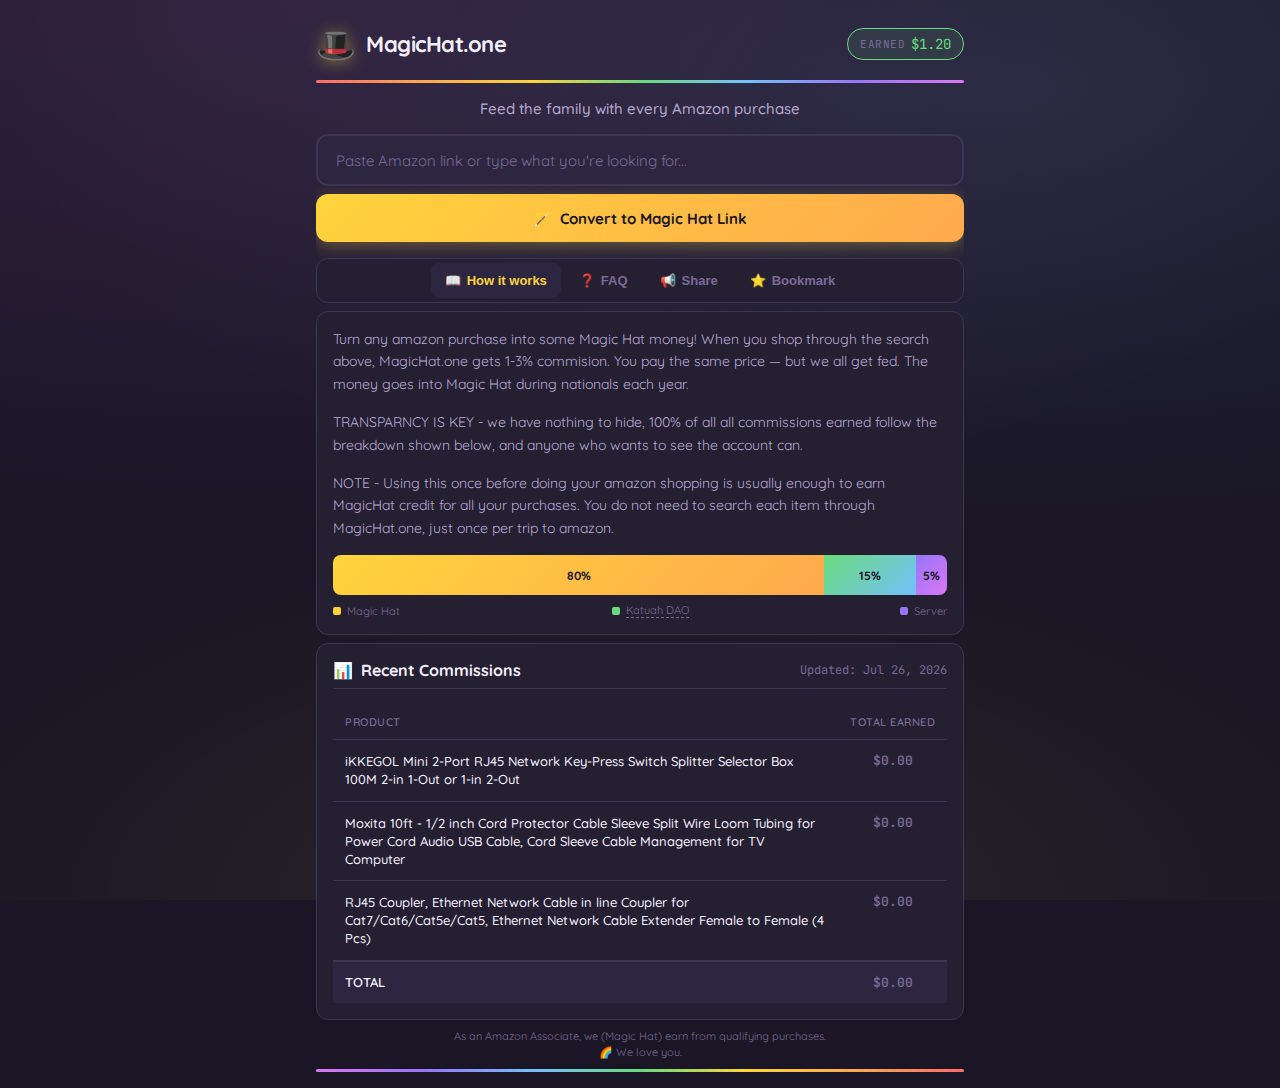
<file: index.html>
<!DOCTYPE html>
<html lang="en">
<head>
    <meta charset="UTF-8">
    <meta name="viewport" content="width=device-width, initial-scale=1.0">
    <title>Magic Hat Link | Rainbow Family</title>
    <meta name="description" content="Support the Rainbow Family Magic Hat with every Amazon purchase — at no extra cost to you. Convert any Amazon link and 1-3% goes directly to feeding the family.">
    <meta name="robots" content="index, follow">
    
    <!-- Open Graph / Facebook -->
    <meta property="og:type" content="website">
    <meta property="og:title" content="Magic Hat Link | Rainbow Family">
    <meta property="og:description" content="Support the Rainbow Family Magic Hat with every Amazon purchase — at no extra cost to you. Amazon gives back 1-3% on every sale.">
    <meta property="og:image" content="https://magichat.one/og-image.png">
    <meta property="og:url" content="https://magichat.one/">
    
    <!-- Twitter -->
    <meta name="twitter:card" content="summary_large_image">
    <meta name="twitter:title" content="Magic Hat Link | Rainbow Family">
    <meta name="twitter:description" content="Support the Rainbow Family Magic Hat with every Amazon purchase — at no extra cost to you.">
    <meta name="twitter:image" content="https://magichat.one/og-image.png">
    
    <!-- Favicon (hat emoji as SVG data URI) -->
    <link rel="icon" href="data:image/svg+xml,<svg xmlns='http://www.w3.org/2000/svg' viewBox='0 0 100 100'><text y='.9em' font-size='90'>🎩</text></svg>">
    
    <link rel="preconnect" href="https://fonts.googleapis.com">
    <link rel="preconnect" href="https://fonts.gstatic.com" crossorigin>
    <link href="https://fonts.googleapis.com/css2?family=Quicksand:wght@400;500;600;700&family=JetBrains+Mono:wght@400;500&display=swap" rel="stylesheet">
    
    <style>
        * {
            margin: 0;
            padding: 0;
            box-sizing: border-box;
        }

        :root {
            --bg-dark: #1a1625;
            --bg-card: #241f31;
            --bg-input: #2d2640;
            --bg-hover: #322a45;
            --border: #3d3555;
            --border-hover: #4d4565;
            --text-primary: #f5f0ff;
            --text-secondary: #b8a9d4;
            --text-muted: #7a6a99;
            
            /* Rainbow spectrum */
            --red: #ff6b6b;
            --orange: #ffa94d;
            --yellow: #ffd43b;
            --green: #69db7c;
            --blue: #74c0fc;
            --indigo: #9775fa;
            --violet: #da77f2;
            
            --accent: var(--yellow);
            --success: var(--green);
            --error: var(--red);
            
            /* Spacing */
            --space-xs: 4px;
            --space-sm: 8px;
            --space-md: 16px;
            --space-lg: 24px;
        }

        html, body {
            min-height: 100%;
        }

        body {
            font-family: 'Quicksand', -apple-system, sans-serif;
            background: var(--bg-dark);
            color: var(--text-primary);
            background-image:
                radial-gradient(ellipse 100% 60% at 20% 0%, rgba(218, 119, 242, 0.12), transparent),
                radial-gradient(ellipse 80% 50% at 80% 10%, rgba(116, 192, 252, 0.1), transparent),
                radial-gradient(ellipse 60% 40% at 50% 100%, rgba(255, 212, 59, 0.08), transparent);
            background-attachment: fixed;
        }

        .app-container {
            min-height: 100vh;
            display: flex;
            flex-direction: column;
            max-width: 680px;
            margin: 0 auto;
            padding: var(--space-md);
            transform-origin: top center;
        }

        @media (min-width: 1400px) {
            .app-container {
                transform: scale(1.15);
                max-width: 780px;
            }
        }

        @media (min-width: 1800px) {
            .app-container {
                transform: scale(1.3);
                max-width: 880px;
            }
        }

        /* Header */
        .header {
            display: flex;
            justify-content: space-between;
            align-items: center;
            padding: var(--space-sm) 0;
            margin-bottom: var(--space-sm);
            flex-shrink: 0;
        }

        .logo {
            display: flex;
            align-items: center;
            gap: 10px;
        }

        .logo-icon {
            font-size: 32px;
            filter: drop-shadow(0 2px 8px rgba(255, 212, 59, 0.4));
        }

        .logo h1 {
            font-size: 22px;
            font-weight: 700;
            letter-spacing: -0.5px;
            color: var(--text-primary);
        }

        .total-earned-badge {
            background: rgba(105, 219, 124, 0.1);
            border: 1px solid var(--green);
            border-radius: 20px;
            padding: 6px 12px;
            font-family: 'JetBrains Mono', monospace;
            font-size: 14px;
            color: var(--green);
            display: flex;
            align-items: center;
            gap: 6px;
        }

        .total-earned-badge .label {
            font-size: 11px;
            text-transform: uppercase;
            letter-spacing: 0.5px;
            color: var(--text-muted);
        }

        @media (max-width: 500px) {
            .total-earned-badge .label {
                display: none;
            }
        }

        /* Rainbow bar */
        .rainbow-bar {
            height: 3px;
            background: linear-gradient(90deg, 
                var(--red), var(--orange), var(--yellow), 
                var(--green), var(--blue), var(--indigo), var(--violet));
            border-radius: 2px;
            margin-bottom: var(--space-md);
            flex-shrink: 0;
        }

        /* Main Content */
        .main-content {
            flex: 1;
            display: flex;
            flex-direction: column;
            min-height: 0;
            overflow: hidden;
        }

        /* Converter Section */
        .converter-section {
            flex-shrink: 0;
            margin-bottom: var(--space-md);
        }

        .tagline {
            text-align: center;
            color: var(--text-secondary);
            font-size: 15px;
            font-weight: 500;
            margin-bottom: var(--space-md);
        }

        .input-wrapper {
            position: relative;
            margin-bottom: var(--space-sm);
        }

        .input-field {
            width: 100%;
            height: 52px;
            padding: 0 18px;
            font-size: 15px;
            border: 2px solid var(--border);
            border-radius: 12px;
            background: var(--bg-input);
            color: var(--text-primary);
            font-family: 'Quicksand', sans-serif;
            transition: all 0.2s ease;
        }

        .input-field:focus {
            outline: none;
            border-color: var(--accent);
            box-shadow: 0 0 0 4px rgba(255, 212, 59, 0.15);
        }

        .input-field::placeholder {
            color: var(--text-muted);
        }

        .convert-btn {
            width: 100%;
            height: 48px;
            background: linear-gradient(135deg, var(--yellow) 0%, var(--orange) 100%);
            border: none;
            border-radius: 12px;
            font-family: 'Quicksand', sans-serif;
            font-size: 15px;
            font-weight: 700;
            color: #1a1625;
            cursor: pointer;
            transition: all 0.2s ease;
            box-shadow: 0 4px 16px rgba(255, 212, 59, 0.3);
            display: flex;
            align-items: center;
            justify-content: center;
            gap: 8px;
        }

        .convert-btn:hover {
            transform: translateY(-2px);
            box-shadow: 0 6px 24px rgba(255, 212, 59, 0.4);
        }

        .convert-btn:active {
            transform: translateY(0);
        }

        /* Output Area */
        .output-area {
            max-height: 0;
            overflow: hidden;
            transition: max-height 0.3s ease, opacity 0.3s ease, margin 0.3s ease;
            opacity: 0;
        }

        .output-area.visible {
            max-height: 500px;
            opacity: 1;
            margin-top: var(--space-md);
        }

        .output-box {
            background: var(--bg-input);
            border: 2px solid var(--success);
            border-radius: 12px;
            padding: 14px;
            margin-bottom: 12px;
        }

        .output-type {
            display: inline-flex;
            align-items: center;
            gap: 6px;
            font-size: 12px;
            font-weight: 600;
            padding: 4px 10px;
            border-radius: 6px;
            margin-bottom: 10px;
        }

        .output-type.clean {
            background: rgba(105, 219, 124, 0.15);
            color: var(--success);
        }

        .output-type.fallback {
            background: rgba(255, 169, 77, 0.15);
            color: var(--orange);
        }

        .output-type.search {
            background: rgba(116, 192, 252, 0.15);
            color: var(--blue);
        }

        .output-type .status-dot {
            width: 6px;
            height: 6px;
            background: currentColor;
            border-radius: 50%;
            animation: pulse 2s infinite;
        }

        @keyframes pulse {
            0%, 100% { opacity: 1; }
            50% { opacity: 0.5; }
        }

        .output-url {
            font-family: 'JetBrains Mono', monospace;
            font-size: 12px;
            color: var(--success);
            word-break: break-all;
            line-height: 1.5;
        }

        .output-actions {
            display: flex;
            gap: 10px;
        }

        .action-btn {
            flex: 1;
            display: flex;
            align-items: center;
            justify-content: center;
            gap: 6px;
            background: var(--bg-card);
            border: 1px solid var(--border);
            border-radius: 10px;
            padding: 10px 16px;
            font-family: 'Quicksand', sans-serif;
            font-size: 13px;
            font-weight: 600;
            color: var(--text-primary);
            cursor: pointer;
            transition: all 0.2s ease;
        }

        .action-btn:hover {
            background: var(--bg-hover);
            border-color: var(--border-hover);
        }

        .action-btn.copied {
            background: rgba(105, 219, 124, 0.15);
            border-color: var(--success);
            color: var(--success);
        }

        .action-btn svg {
            width: 16px;
            height: 16px;
        }

        /* Error Message */
        .error-message {
            max-height: 0;
            overflow: hidden;
            transition: max-height 0.3s ease, opacity 0.3s ease, margin 0.3s ease;
            opacity: 0;
        }

        .error-message.visible {
            max-height: 100px;
            opacity: 1;
            margin-top: var(--space-sm);
        }

        .error-box {
            background: rgba(255, 107, 107, 0.1);
            border: 1px solid rgba(255, 107, 107, 0.3);
            border-radius: 10px;
            padding: 12px 14px;
            font-size: 13px;
            font-weight: 500;
            color: var(--error);
        }

        @keyframes shake {
            0%, 100% { transform: translateX(0); }
            25% { transform: translateX(-4px); }
            75% { transform: translateX(4px); }
        }

        .error-message.visible .error-box {
            animation: shake 0.4s ease;
        }

        /* Tab Section */
        .tab-section {
            flex: 1;
            display: flex;
            flex-direction: column;
            min-height: 0;
            overflow: hidden;
        }

        .tab-bar {
            display: flex;
            justify-content: center;
            gap: 4px;
            padding: 4px;
            background: var(--bg-card);
            border-radius: 12px;
            border: 1px solid var(--border);
            flex-shrink: 0;
            margin-bottom: var(--space-sm);
        }

        .tab-btn {
            padding: 10px 14px;
            border-radius: 8px;
            font-size: 13px;
            font-weight: 600;
            color: var(--text-muted);
            background: transparent;
            border: none;
            cursor: pointer;
            transition: all 0.2s ease;
            display: flex;
            align-items: center;
            gap: 6px;
            white-space: nowrap;
        }

        .tab-btn:hover {
            color: var(--text-secondary);
        }

        .tab-btn.active {
            background: var(--bg-input);
            color: var(--accent);
        }

        @media (max-width: 500px) {
            .tab-btn {
                padding: 8px 10px;
                font-size: 12px;
            }
            .tab-btn .tab-text {
                display: none;
            }
        }

        /* Tab Panels */
        .tab-panels {
            flex: 1;
            overflow-y: auto;
            scrollbar-width: thin;
            scrollbar-color: var(--border) transparent;
        }

        .tab-panels::-webkit-scrollbar {
            width: 6px;
        }

        .tab-panels::-webkit-scrollbar-track {
            background: transparent;
        }

        .tab-panels::-webkit-scrollbar-thumb {
            background: var(--border);
            border-radius: 3px;
        }

        .tab-panel {
            display: none;
            animation: fadeIn 0.2s ease;
        }

        .tab-panel.active {
            display: block;
        }

        @keyframes fadeIn {
            from { opacity: 0; transform: translateY(4px); }
            to { opacity: 1; transform: translateY(0); }
        }

        .panel-content {
            background: var(--bg-card);
            border: 1px solid var(--border);
            border-radius: 12px;
            padding: var(--space-md);
        }

        /* How It Works Panel */
        .how-it-works p {
            font-size: 14px;
            line-height: 1.6;
            color: var(--text-secondary);
            margin-bottom: var(--space-md);
        }

        .distribution-bar {
            display: flex;
            height: 40px;
            border-radius: 8px;
            overflow: hidden;
            margin-bottom: var(--space-sm);
        }

        .distribution-segment {
            display: flex;
            flex-direction: column;
            align-items: center;
            justify-content: center;
            font-size: 12px;
            font-weight: 700;
            color: var(--bg-dark);
        }

        .distribution-segment.magic-hat {
            flex: 0 0 80%;
            background: linear-gradient(135deg, var(--yellow) 0%, var(--orange) 100%);
        }

        .distribution-segment.dao {
            flex: 0 0 15%;
            background: linear-gradient(135deg, var(--green) 0%, var(--blue) 100%);
        }

        .distribution-segment.server {
            flex: 0 0 5%;
            background: linear-gradient(135deg, var(--indigo) 0%, var(--violet) 100%);
        }

        .distribution-legend {
            display: flex;
            justify-content: space-between;
            font-size: 11px;
            color: var(--text-muted);
        }

        .legend-item {
            display: flex;
            align-items: center;
            gap: 6px;
        }

        .legend-dot {
            width: 8px;
            height: 8px;
            border-radius: 2px;
        }

        .legend-dot.magic-hat { background: var(--yellow); }
        .legend-dot.dao { background: var(--green); }
        .legend-dot.server { background: var(--indigo); }

        /* Tooltip styles */
        .tooltip {
            position: relative;
            cursor: help;
            border-bottom: 1px dashed var(--text-muted);
        }

        .tooltip::before {
            content: attr(data-tooltip);
            position: absolute;
            bottom: 100%;
            left: 50%;
            transform: translateX(-50%) translateY(-8px);
            background: var(--bg-input);
            border: 1px solid var(--border);
            border-radius: 8px;
            padding: 10px 14px;
            font-size: 12px;
            font-weight: 500;
            color: var(--text-secondary);
            line-height: 1.5;
            white-space: normal;
            width: 280px;
            text-align: center;
            opacity: 0;
            visibility: hidden;
            transition: opacity 0.2s ease, visibility 0.2s ease, transform 0.2s ease;
            z-index: 100;
            box-shadow: 0 4px 12px rgba(0, 0, 0, 0.3);
        }

        .tooltip::after {
            content: '';
            position: absolute;
            bottom: 100%;
            left: 50%;
            transform: translateX(-50%) translateY(-2px);
            border: 6px solid transparent;
            border-top-color: var(--border);
            opacity: 0;
            visibility: hidden;
            transition: opacity 0.2s ease, visibility 0.2s ease;
            z-index: 100;
        }

        .tooltip:hover::before,
        .tooltip:hover::after {
            opacity: 1;
            visibility: visible;
            transform: translateX(-50%) translateY(-4px);
        }

        .tooltip:hover::after {
            transform: translateX(-50%) translateY(2px);
        }

        /* Tooltip bottom variant for top-positioned elements */
        .tooltip-bottom {
            position: relative;
            cursor: help;
        }

        .tooltip-bottom::before {
            content: attr(data-tooltip);
            position: absolute;
            top: 100%;
            left: 50%;
            transform: translateX(-50%) translateY(8px);
            background: var(--bg-input);
            border: 1px solid var(--border);
            border-radius: 8px;
            padding: 10px 14px;
            font-size: 12px;
            font-weight: 500;
            color: var(--text-secondary);
            line-height: 1.5;
            white-space: normal;
            width: 250px;
            text-align: center;
            opacity: 0;
            visibility: hidden;
            transition: opacity 0.2s ease, visibility 0.2s ease, transform 0.2s ease;
            z-index: 1000;
            box-shadow: 0 4px 12px rgba(0, 0, 0, 0.3);
        }

        .tooltip-bottom::after {
            content: '';
            position: absolute;
            top: 100%;
            left: 50%;
            transform: translateX(-50%) translateY(2px);
            border: 6px solid transparent;
            border-bottom-color: var(--border);
            opacity: 0;
            visibility: hidden;
            transition: opacity 0.2s ease, visibility 0.2s ease;
            z-index: 1000;
        }

        .tooltip-bottom:hover::before,
        .tooltip-bottom:hover::after {
            opacity: 1;
            visibility: visible;
            transform: translateX(-50%) translateY(4px);
        }

        .tooltip-bottom:hover::after {
            transform: translateX(-50%) translateY(2px);
        }

        /* FAQ Panel */
        .faq-list {
            display: flex;
            flex-direction: column;
            gap: 8px;
        }

        .faq-item {
            border: 1px solid var(--border);
            border-radius: 10px;
            overflow: hidden;
            background: var(--bg-input);
        }

        .faq-question {
            width: 100%;
            display: flex;
            align-items: center;
            justify-content: space-between;
            gap: 12px;
            padding: 14px 16px;
            background: transparent;
            border: none;
            cursor: pointer;
            text-align: left;
            font-family: 'Quicksand', sans-serif;
            font-size: 14px;
            font-weight: 600;
            color: var(--text-primary);
            transition: all 0.2s ease;
        }

        .faq-question:hover {
            color: var(--accent);
        }

        .faq-question svg {
            width: 18px;
            height: 18px;
            color: var(--text-muted);
            transition: transform 0.3s ease;
            flex-shrink: 0;
        }

        .faq-item.active .faq-question svg {
            transform: rotate(180deg);
            color: var(--accent);
        }

        .faq-answer {
            max-height: 0;
            overflow: hidden;
            transition: max-height 0.3s ease, padding 0.3s ease;
        }

        .faq-item.active .faq-answer {
            max-height: 200px;
        }

        .faq-answer p {
            padding: 0 16px 14px 16px;
            font-size: 13px;
            line-height: 1.6;
            color: var(--text-secondary);
            margin: 0;
        }

        /* Share Panel */
        .share-panel p {
            text-align: center;
            font-size: 14px;
            color: var(--text-secondary);
            margin-bottom: var(--space-md);
        }

        .share-buttons {
            display: flex;
            flex-wrap: wrap;
            justify-content: center;
            gap: 8px;
        }

        .share-btn {
            display: inline-flex;
            align-items: center;
            gap: 6px;
            padding: 10px 16px;
            border-radius: 10px;
            font-family: 'Quicksand', sans-serif;
            font-size: 13px;
            font-weight: 600;
            text-decoration: none;
            border: none;
            cursor: pointer;
            transition: all 0.2s ease;
        }

        .share-btn svg {
            width: 16px;
            height: 16px;
        }

        .share-btn.facebook {
            background: #1877f2;
            color: white;
        }

        .share-btn.facebook:hover {
            background: #0d65d9;
        }

        .share-btn.twitter {
            background: #000;
            color: white;
        }

        .share-btn.twitter:hover {
            background: #333;
        }

        .share-btn.reddit {
            background: #ff4500;
            color: white;
        }

        .share-btn.reddit:hover {
            background: #e03d00;
        }

        .share-btn.email {
            background: var(--indigo);
            color: white;
        }

        .share-btn.email:hover {
            background: #8363e8;
        }

        .share-btn.copy {
            background: var(--bg-input);
            color: var(--text-primary);
            border: 1px solid var(--border);
        }

        .share-btn.copy:hover {
            border-color: var(--accent);
            color: var(--accent);
        }

        .share-btn.copy.copied {
            background: rgba(105, 219, 124, 0.15);
            border-color: var(--success);
            color: var(--success);
        }

        @media (max-width: 500px) {
            .share-btn .btn-text {
                display: none;
            }
            .share-btn {
                padding: 10px;
            }
        }

        /* Bookmark Panel */
        .bookmark-panel {
            text-align: center;
        }

        .bookmark-icon-large {
            font-size: 48px;
            margin-bottom: var(--space-sm);
        }

        .bookmark-panel h3 {
            font-size: 18px;
            font-weight: 700;
            color: var(--text-primary);
            margin-bottom: var(--space-sm);
        }

        .bookmark-panel p {
            font-size: 14px;
            color: var(--text-secondary);
            margin-bottom: var(--space-md);
        }

        .keyboard-shortcuts {
            display: flex;
            justify-content: center;
            gap: var(--space-md);
            margin-bottom: var(--space-md);
        }

        .shortcut {
            display: flex;
            flex-direction: column;
            align-items: center;
            gap: 6px;
        }

        .shortcut-key {
            background: var(--bg-input);
            border: 1px solid var(--border);
            border-radius: 8px;
            padding: 8px 16px;
            font-family: 'JetBrains Mono', monospace;
            font-size: 14px;
            font-weight: 600;
            color: var(--accent);
        }

        .shortcut-label {
            font-size: 12px;
            color: var(--text-muted);
        }

        /* Footer */
        .footer {
            text-align: center;
            padding: var(--space-sm) 0 0;
            margin-top: auto;
            flex-shrink: 0;
        }

        .footer-text {
            font-size: 11px;
            color: var(--text-muted);
            line-height: 1.5;
            margin-bottom: var(--space-sm);
        }

        .rainbow-bar-bottom {
            height: 3px;
            background: linear-gradient(90deg, 
                var(--violet), var(--indigo), var(--blue), 
                var(--green), var(--yellow), var(--orange), var(--red));
            border-radius: 2px;
        }

        /* Success Flash Animation */
        .success-flash {
            position: fixed;
            top: 50%;
            left: 50%;
            transform: translate(-50%, -50%);
            font-size: 64px;
            opacity: 0;
            pointer-events: none;
            z-index: 10000;
        }

        .success-flash.animate {
            animation: successPop 0.6s ease-out forwards;
        }

        @keyframes successPop {
            0% { opacity: 0; transform: translate(-50%, -50%) scale(0.5); }
            50% { opacity: 1; transform: translate(-50%, -50%) scale(1.2); }
            100% { opacity: 0; transform: translate(-50%, -50%) scale(1); }
        }

        /* Confetti */
        .confetti-container {
            display: none;
            position: fixed;
            top: 0;
            left: 0;
            width: 100%;
            height: 100%;
            pointer-events: none;
            z-index: 9999;
        }

        .confetti-container.active {
            display: block;
        }

        .confetti {
            position: absolute;
            width: 10px;
            height: 10px;
            opacity: 0;
        }

        /* Output celebration pulse */
        .output-area.celebrate .output-box {
            animation: celebratePulse 0.5s ease;
        }

        @keyframes celebratePulse {
            0%, 100% { box-shadow: 0 0 0 0 rgba(105, 219, 124, 0); }
            50% { box-shadow: 0 0 20px 10px rgba(105, 219, 124, 0.3); }
        }

        /* Commissions Section */
        .commissions-section {
            margin-top: 8px;
            background: var(--bg-card);
            border: 1px solid var(--border);
            border-radius: 12px;
            padding: var(--space-md);
        }

        .commissions-header {
            display: flex;
            align-items: center;
            justify-content: space-between;
            margin-bottom: var(--space-md);
            padding-bottom: var(--space-sm);
            border-bottom: 1px solid var(--border);
        }

        .commissions-title {
            font-size: 16px;
            font-weight: 700;
            color: var(--text-primary);
            display: flex;
            align-items: center;
            gap: 8px;
        }

        .commissions-date {
            font-size: 12px;
            color: var(--text-muted);
            font-family: 'JetBrains Mono', monospace;
        }

        .commissions-table-wrapper {
            overflow-x: auto;
            margin: 0 calc(-1 * var(--space-md));
            padding: 0 var(--space-md);
        }

        .commissions-table {
            width: 100%;
            border-collapse: collapse;
            font-size: 13px;
        }

        .commissions-table th {
            text-align: left;
            padding: 10px 12px;
            color: var(--text-muted);
            font-weight: 600;
            font-size: 11px;
            text-transform: uppercase;
            letter-spacing: 0.5px;
            border-bottom: 1px solid var(--border);
            white-space: nowrap;
        }

        .commissions-table td {
            padding: 12px;
            border-bottom: 1px solid var(--border);
            color: var(--text-secondary);
            vertical-align: top;
        }

        .commissions-table tr:last-child td {
            border-bottom: none;
        }

        .commissions-table tr:hover td {
            background: var(--bg-hover);
        }

        .product-name {
            color: var(--text-primary);
            font-weight: 500;
            line-height: 1.4;
            max-width: 300px;
        }

        .product-number {
            display: inline-flex;
            align-items: center;
            justify-content: center;
            width: 20px;
            height: 20px;
            background: var(--accent);
            color: var(--bg-dark);
            font-size: 11px;
            font-weight: 700;
            border-radius: 4px;
            margin-right: 8px;
        }

        .stat-number {
            font-family: 'JetBrains Mono', monospace;
            font-weight: 600;
            color: var(--text-primary);
        }

        .stat-number.zero {
            color: var(--text-muted);
        }

        .stat-number.positive {
            color: var(--success);
        }

        .total-row {
            background: var(--bg-input);
            font-weight: 600;
        }

        .total-row td {
            color: var(--text-primary);
            border-top: 2px solid var(--border);
        }

        .commissions-empty {
            text-align: center;
            padding: var(--space-lg);
            color: var(--text-muted);
            font-style: italic;
        }
    </style>
</head>
<body>
    <div class="app-container">
        <!-- Header -->
        <header class="header">
            <div class="logo">
                <span class="logo-icon">🎩</span>
                <h1>MagicHat.one</h1>
            </div>
            <div class="total-earned-badge tooltip-bottom" data-tooltip="Check back every sunday when this total is updated to see your weeks purchases.">
                <span class="label">Earned</span>
                <span class="amount">$1.20</span>
            </div>
        </header>

        <!-- Rainbow Bar -->
        <div class="rainbow-bar"></div>

        <!-- Main Content -->
        <main class="main-content">
            <!-- Converter Section -->
            <section class="converter-section">
                <p class="tagline">Feed the family with every Amazon purchase</p>
                
                <div class="input-wrapper">
                    <input 
                        type="text" 
                        id="inputUrl" 
                        class="input-field"
                        placeholder="Paste Amazon link or type what you're looking for..."
                        autocomplete="off"
                        spellcheck="false"
                    >
                </div>

                <button class="convert-btn" id="convertBtn">
                    <span>🪄</span>
                    Convert to Magic Hat Link
                </button>

                <!-- Error Message -->
                <div class="error-message" id="errorMessage">
                    <div class="error-box"></div>
                </div>

                <!-- Output Area -->
                <div class="output-area" id="outputArea">
                    <div class="output-box">
                        <div class="output-type" id="outputType">
                            <span class="status-dot"></span>
                            <span class="type-text"></span>
                        </div>
                        <div class="output-url" id="outputUrl"></div>
                    </div>
                    <div class="output-actions">
                        <button class="action-btn" id="copyBtn">
                            <svg xmlns="http://www.w3.org/2000/svg" fill="none" viewBox="0 0 24 24" stroke="currentColor" stroke-width="2">
                                <path stroke-linecap="round" stroke-linejoin="round" d="M8 16H6a2 2 0 01-2-2V6a2 2 0 012-2h8a2 2 0 012 2v2m-6 12h8a2 2 0 002-2v-8a2 2 0 00-2-2h-8a2 2 0 00-2 2v8a2 2 0 002 2z" />
                            </svg>
                            <span>Copy</span>
                        </button>
                        <button class="action-btn" id="openBtn">
                            <svg xmlns="http://www.w3.org/2000/svg" fill="none" viewBox="0 0 24 24" stroke="currentColor" stroke-width="2">
                                <path stroke-linecap="round" stroke-linejoin="round" d="M10 6H6a2 2 0 00-2 2v10a2 2 0 002 2h10a2 2 0 002-2v-4M14 4h6m0 0v6m0-6L10 14" />
                            </svg>
                            <span>Shop</span>
                        </button>
                    </div>
                </div>
            </section>

            <!-- Tab Section -->
            <section class="tab-section">
                <!-- Tab Bar -->
                <div class="tab-bar">
                    <button class="tab-btn active" data-tab="how-it-works">
                        <span>📖</span>
                        <span class="tab-text">How it works</span>
                    </button>
                    <button class="tab-btn" data-tab="faq">
                        <span>❓</span>
                        <span class="tab-text">FAQ</span>
                    </button>
                    <button class="tab-btn" data-tab="share">
                        <span>📢</span>
                        <span class="tab-text">Share</span>
                    </button>
                    <button class="tab-btn" data-tab="bookmark">
                        <span>⭐</span>
                        <span class="tab-text">Bookmark</span>
                    </button>
                </div>

                <!-- Tab Panels -->
                <div class="tab-panels">
                    <!-- How It Works Panel -->
                    <div class="tab-panel active" id="how-it-works-panel">
                        <div class="panel-content how-it-works">
                            <p>Turn any amazon purchase into some Magic Hat money! When you shop through the search above, MagicHat.one gets 1-3% commision. You pay the same price — but we all get fed. The money goes into Magic Hat during nationals each year.</p>
                            <p>TRANSPARNCY IS KEY - we have nothing to hide, 100% of all all commissions earned follow the breakdown shown below, and anyone who wants to see the account can.</p>
                            <p>NOTE - Using this once before doing your amazon shopping is usually enough to earn MagicHat credit for all your purchases.  You do not need to search each item through MagicHat.one, just once per trip to amazon.</p>
                            <div class="distribution-bar">
                                <div class="distribution-segment magic-hat">80%</div>
                                <div class="distribution-segment dao">15%</div>
                                <div class="distribution-segment server">5%</div>
                            </div>
                            
                            <div class="distribution-legend">
                                <div class="legend-item">
                                    <span class="legend-dot magic-hat"></span>
                                    <span>Magic Hat</span>
                                </div>
                                <div class="legend-item">
                                    <span class="legend-dot dao"></span>
                                    <span class="tooltip" data-tooltip="Katuah DAO (Decentralized Autonomous Organization) is an experiement. All funds are spent for the family, voted on by the family. If successfull, Katuah DAO will birth other regional DAOs with funding from projects like this.">Katuah DAO</span>
                                </div>
                                <div class="legend-item">
                                    <span class="legend-dot server"></span>
                                    <span>Server</span>
                                </div>
                            </div>
                        </div>
                    </div>

                    <!-- FAQ Panel -->
                    <div class="tab-panel" id="faq-panel">
                        <div class="panel-content">
                            <div class="faq-list">
                                <div class="faq-item">
                                    <button class="faq-question">
                                        <span>When will I see how much I earned?</span>
                                        <svg xmlns="http://www.w3.org/2000/svg" viewBox="0 0 24 24" fill="none" stroke="currentColor" stroke-width="2">
                                            <path stroke-linecap="round" stroke-linejoin="round" d="M19 9l-7 7-7-7"/>
                                        </svg>
                                    </button>
                                    <div class="faq-answer">
                                        <p>We're working on automating the process but for now we update earnings once weekly. It takes a few days for Amazon to report earnings, but select family will have full account access for verification.  Check back soon!  The homepage should be showing recent commissions by mid Feb</p>
                                    </div>
                                </div>

                                <div class="faq-item">
                                    <button class="faq-question">
                                        <span>Who runs this?</span>
                                        <svg xmlns="http://www.w3.org/2000/svg" viewBox="0 0 24 24" fill="none" stroke="currentColor" stroke-width="2">
                                            <path stroke-linecap="round" stroke-linejoin="round" d="M19 9l-7 7-7-7"/>
                                        </svg>
                                    </button>
                                    <div class="faq-answer">
                                        <p>I do (https://www.facebook.com/mikeosborne42/)</p>
                                    </div>
                                </div>

                                <div class="faq-item">
                                    <button class="faq-question">
                                        <span>When does Magic Hat get the money?</span>
                                        <svg xmlns="http://www.w3.org/2000/svg" viewBox="0 0 24 24" fill="none" stroke="currentColor" stroke-width="2">
                                            <path stroke-linecap="round" stroke-linejoin="round" d="M19 9l-7 7-7-7"/>
                                        </svg>
                                    </button>
                                    <div class="faq-answer">
                                        <p>During the first week of Nationals each year, our team contributes the year's earnings directly to Magic Hat at the gathering.  Once the 501(3)(c) is formed, we may distribute funds to kitchens etc before nationals begins.</p>
                                    </div>
                                </div>

                                <div class="faq-item">
                                    <button class="faq-question">
                                        <span>What are the long-term plans?</span>
                                        <svg xmlns="http://www.w3.org/2000/svg" viewBox="0 0 24 24" fill="none" stroke="currentColor" stroke-width="2">
                                            <path stroke-linecap="round" stroke-linejoin="round" d="M19 9l-7 7-7-7"/>
                                        </svg>
                                    </button>
                                    <div class="faq-answer">
                                        <p>Continue deleloping projects like that benefit rainbow.</p>
                                    </div>
                                </div>
                            </div>
                        </div>
                    </div>

                    <!-- Share Panel -->
                    <div class="tab-panel" id="share-panel">
                        <div class="panel-content share-panel">
                            <p>Every person who uses this puts dollars directly into Magic Hat. Spread the word!</p>
                            
                            <div class="share-buttons">
                                <a href="https://www.facebook.com/sharer/sharer.php?u=https://magichatlink.com&quote=Support%20the%20Rainbow%20Family%20Magic%20Hat%20with%20every%20Amazon%20purchase%20%E2%80%94%20at%20no%20extra%20cost%20to%20you!%20%F0%9F%8C%88" target="_blank" rel="noopener noreferrer" class="share-btn facebook">
                                    <svg xmlns="http://www.w3.org/2000/svg" viewBox="0 0 24 24" fill="currentColor">
                                        <path d="M24 12.073c0-6.627-5.373-12-12-12s-12 5.373-12 12c0 5.99 4.388 10.954 10.125 11.854v-8.385H7.078v-3.47h3.047V9.43c0-3.007 1.792-4.669 4.533-4.669 1.312 0 2.686.235 2.686.235v2.953H15.83c-1.491 0-1.956.925-1.956 1.874v2.25h3.328l-.532 3.47h-2.796v8.385C19.612 23.027 24 18.062 24 12.073z"/>
                                    </svg>
                                    <span class="btn-text">Facebook</span>
                                </a>
                                <a href="https://twitter.com/intent/tweet?text=Support%20the%20Rainbow%20Family%20Magic%20Hat%20with%20every%20Amazon%20purchase%20%E2%80%94%20at%20no%20extra%20cost%20to%20you!%20%F0%9F%8C%88&url=https://magichatlink.com" target="_blank" rel="noopener noreferrer" class="share-btn twitter">
                                    <svg xmlns="http://www.w3.org/2000/svg" viewBox="0 0 24 24" fill="currentColor">
                                        <path d="M18.244 2.25h3.308l-7.227 8.26 8.502 11.24H16.17l-5.214-6.817L4.99 21.75H1.68l7.73-8.835L1.254 2.25H8.08l4.713 6.231zm-1.161 17.52h1.833L7.084 4.126H5.117z"/>
                                    </svg>
                                    <span class="btn-text">X</span>
                                </a>
                                <a href="https://www.reddit.com/submit?url=https://magichatlink.com&title=Support%20Rainbow%20Family%20Magic%20Hat%20with%20Amazon%20purchases" target="_blank" rel="noopener noreferrer" class="share-btn reddit">
                                    <svg xmlns="http://www.w3.org/2000/svg" viewBox="0 0 24 24" fill="currentColor">
                                        <path d="M12 0A12 12 0 0 0 0 12a12 12 0 0 0 12 12 12 12 0 0 0 12-12A12 12 0 0 0 12 0zm5.01 4.744c.688 0 1.25.561 1.25 1.249a1.25 1.25 0 0 1-2.498.056l-2.597-.547-.8 3.747c1.824.07 3.48.632 4.674 1.488.308-.309.73-.491 1.207-.491.968 0 1.754.786 1.754 1.754 0 .716-.435 1.333-1.01 1.614a3.111 3.111 0 0 1 .042.52c0 2.694-3.13 4.87-7.004 4.87-3.874 0-7.004-2.176-7.004-4.87 0-.183.015-.366.043-.534A1.748 1.748 0 0 1 4.028 12c0-.968.786-1.754 1.754-1.754.463 0 .898.196 1.207.49 1.207-.883 2.878-1.43 4.744-1.487l.885-4.182a.342.342 0 0 1 .14-.197.35.35 0 0 1 .238-.042l2.906.617a1.214 1.214 0 0 1 1.108-.701zM9.25 12C8.561 12 8 12.562 8 13.25c0 .687.561 1.248 1.25 1.248.687 0 1.248-.561 1.248-1.249 0-.688-.561-1.249-1.249-1.249zm5.5 0c-.687 0-1.248.561-1.248 1.25 0 .687.561 1.248 1.249 1.248.688 0 1.249-.561 1.249-1.249 0-.687-.562-1.249-1.25-1.249zm-5.466 3.99a.327.327 0 0 0-.231.094.33.33 0 0 0 0 .463c.842.842 2.484.913 2.961.913.477 0 2.105-.056 2.961-.913a.361.361 0 0 0 .029-.463.33.33 0 0 0-.464 0c-.547.533-1.684.73-2.512.73-.828 0-1.979-.196-2.512-.73a.326.326 0 0 0-.232-.095z"/>
                                    </svg>
                                    <span class="btn-text">Reddit</span>
                                </a>
                                <a href="mailto:?subject=Support%20Rainbow%20Family%20Magic%20Hat&body=Check%20out%20this%20site%20that%20supports%20the%20Rainbow%20Family%20Magic%20Hat%20with%20every%20Amazon%20purchase%20%E2%80%94%20at%20no%20extra%20cost!%0A%0Ahttps://magichatlink.com" class="share-btn email">
                                    <svg xmlns="http://www.w3.org/2000/svg" viewBox="0 0 24 24" fill="none" stroke="currentColor" stroke-width="2">
                                        <path stroke-linecap="round" stroke-linejoin="round" d="M3 8l7.89 5.26a2 2 0 002.22 0L21 8M5 19h14a2 2 0 002-2V7a2 2 0 00-2-2H5a2 2 0 00-2 2v10a2 2 0 002 2z"/>
                                    </svg>
                                    <span class="btn-text">Email</span>
                                </a>
                                <button class="share-btn copy" id="shareCopyBtn">
                                    <svg xmlns="http://www.w3.org/2000/svg" viewBox="0 0 24 24" fill="none" stroke="currentColor" stroke-width="2">
                                        <path stroke-linecap="round" stroke-linejoin="round" d="M13.828 10.172a4 4 0 00-5.656 0l-4 4a4 4 0 105.656 5.656l1.102-1.101m-.758-4.899a4 4 0 005.656 0l4-4a4 4 0 00-5.656-5.656l-1.1 1.1"/>
                                    </svg>
                                    <span class="btn-text">Copy</span>
                                </button>
                            </div>
                        </div>
                    </div>

                    <!-- Bookmark Panel -->
                    <div class="tab-panel" id="bookmark-panel">
                        <div class="panel-content bookmark-panel">
                            <div class="bookmark-icon-large">⭐</div>
                            <h3>Bookmark This Page</h3>
                            <p>Come back here every time you shop to support Magic Hat!</p>
                            
                            <div class="keyboard-shortcuts">
                                <div class="shortcut">
                                    <span class="shortcut-key">Ctrl+D</span>
                                    <span class="shortcut-label">Windows</span>
                                </div>
                                <div class="shortcut">
                                    <span class="shortcut-key">⌘+D</span>
                                    <span class="shortcut-label">Mac</span>
                                </div>
                            </div>
                            
                            <p style="font-size: 12px; color: var(--text-muted);">Mobile: Tap share button → Add to Bookmarks</p>
                        </div>
                    </div>
                </div>
            </section>
        </main>

        <!-- Recent Commissions Section -->
        <section class="commissions-section" id="commissionsSection">
            <div class="commissions-header">
                <div class="commissions-title">
                    <span>📊</span>
                    Recent Commissions
                </div>
                <div class="commissions-date" id="commissionsDate">Updated weekly</div>
            </div>
            <div class="commissions-table-wrapper">
                <table class="commissions-table" id="commissionsTable">
                    <thead>
                        <tr>
                            <th>Product</th>
                            <th style="text-align: center;">Total Earned</th>
                        </tr>
                    </thead>
                    <tbody id="commissionsBody">
                        <!-- Data will be populated by JavaScript -->
                    </tbody>
                </table>
            </div>
        </section>

        <!-- Footer -->
        <footer class="footer">
            <p class="footer-text">
                As an Amazon Associate, we (Magic Hat) earn from qualifying purchases.<br>
                🌈 We love you.
            </p>
            <div class="rainbow-bar-bottom"></div>
        </footer>
    </div>

    <!-- Success Flash -->
    <div class="success-flash" id="successFlash">🎉</div>

    <!-- Confetti Container -->
    <div class="confetti-container" id="confettiContainer"></div>

    <script>
        // Configuration
        const AFFILIATE_TAG = 'magichatone-20';

        const TRACKING_PARAMS = [
            'ref', 'ref_', 'pf_rd_p', 'pf_rd_r', 'pf_rd_s', 'pf_rd_t', 'pf_rd_i',
            'pd_rd_i', 'pd_rd_r', 'pd_rd_w', 'pd_rd_wg', 'psc', 'qid', 'sr',
            'dchild', 'keywords', 'crid', 'sprefix', 'spLa', 'smid', 'linkCode',
            'linkId', 'camp', 'creative', 'creativeASIN', 'tag', 'ascsubtag',
            'th', 'ie', 'encoding', 'pd_rd_p', 'content-id', 'cv_ct_cx',
            '_encoding', 'rnid', 'rps', 'dib', 'dib_tag'
        ];

        const ASIN_PATTERNS = [
            /\/dp\/([A-Z0-9]{10})/i,
            /\/gp\/product\/([A-Z0-9]{10})/i,
            /\/gp\/aw\/d\/([A-Z0-9]{10})/i,
            /\/exec\/obidos\/asin\/([A-Z0-9]{10})/i,
            /\/o\/ASIN\/([A-Z0-9]{10})/i,
            /\/product\/([A-Z0-9]{10})/i,
        ];

        // DOM Elements
        const inputEl = document.getElementById('inputUrl');
        const convertBtn = document.getElementById('convertBtn');
        const outputArea = document.getElementById('outputArea');
        const outputUrl = document.getElementById('outputUrl');
        const outputType = document.getElementById('outputType');
        const copyBtn = document.getElementById('copyBtn');
        const openBtn = document.getElementById('openBtn');
        const errorMessage = document.getElementById('errorMessage');
        const successFlash = document.getElementById('successFlash');
        const confettiContainer = document.getElementById('confettiContainer');

        let currentAffiliateUrl = '';

        // URL Processing Functions
        function extractASIN(url) {
            for (const pattern of ASIN_PATTERNS) {
                const match = url.match(pattern);
                if (match) return match[1].toUpperCase();
            }
            return null;
        }

        function normalizeAmazonDomain(url) {
            return url
                .replace(/^(https?:\/\/)?(smile\.|m\.)?amazon\.com/, 'https://www.amazon.com')
                .replace(/^(https?:\/\/)?(smile\.|m\.)?amazon\.(co\.uk|de|fr|es|it|ca|com\.au|co\.jp|in|com\.mx|com\.br|nl|se|pl|sg|ae|sa|eg|tr)/, 'https://www.amazon.com');
        }

        function stripTrackingParams(url) {
            try {
                const urlObj = new URL(url);
                TRACKING_PARAMS.forEach(param => {
                    urlObj.searchParams.delete(param);
                    for (let i = 0; i < 10; i++) {
                        urlObj.searchParams.delete(param + i);
                    }
                });
                return urlObj;
            } catch {
                return null;
            }
        }

        function isLikelyUrl(input) {
            const urlPatterns = [
                /^https?:\/\//i,
                /^www\./i,
                /amazon\./i,
                /amzn\./i,
                /\.com/i,
                /\.co\./i,
                /\/dp\//i,
                /\/gp\//i
            ];
            return urlPatterns.some(pattern => pattern.test(input));
        }

        function createSearchUrl(searchTerm) {
            const encodedSearch = encodeURIComponent(searchTerm.trim());
            return {
                url: 'https://www.amazon.com/s?k=' + encodedSearch + '&tag=' + AFFILIATE_TAG,
                type: 'search',
                searchTerm: searchTerm.trim()
            };
        }

        function convertUrl(inputUrl) {
            let input = inputUrl.trim();
            
            if (!input) {
                throw new Error('Please enter a product name or paste an Amazon link');
            }

            // Check if it looks like a URL or a search term
            if (!isLikelyUrl(input)) {
                return createSearchUrl(input);
            }

            let url = input;

            if (!url.startsWith('http://') && !url.startsWith('https://')) {
                url = 'https://' + url;
            }

            if (!url.includes('amazon.')) {
                throw new Error('That doesn\'t look like an Amazon link');
            }

            if (url.includes('amzn.to') || url.includes('amzn.com')) {
                throw new Error('Short links (amzn.to) aren\'t supported — use the full Amazon URL');
            }

            url = normalizeAmazonDomain(url);
            const asin = extractASIN(url);

            if (asin) {
                return {
                    url: 'https://www.amazon.com/dp/' + asin + '?tag=' + AFFILIATE_TAG,
                    type: 'clean',
                    asin: asin
                };
            } else {
                const urlObj = stripTrackingParams(url);
                if (!urlObj) {
                    throw new Error('Couldn\'t parse that URL');
                }
                urlObj.searchParams.set('tag', AFFILIATE_TAG);
                return {
                    url: urlObj.toString(),
                    type: 'fallback',
                    asin: null
                };
            }
        }

        // UI Functions
        function showError(message) {
            const errorBox = errorMessage.querySelector('.error-box');
            errorBox.textContent = message;
            errorMessage.classList.add('visible');
            outputArea.classList.remove('visible');
        }

        function hideError() {
            errorMessage.classList.remove('visible');
        }

        function showOutput(result) {
            currentAffiliateUrl = result.url;
            outputUrl.textContent = result.url;
            
            const typeText = outputType.querySelector('.type-text');
            
            if (result.type === 'clean') {
                typeText.textContent = 'Clean link ready';
                outputType.className = 'output-type clean';
            } else if (result.type === 'search') {
                typeText.textContent = 'Search link ready for "' + result.searchTerm + '"';
                outputType.className = 'output-type search';
            } else {
                typeText.textContent = 'Link ready (search/category page)';
                outputType.className = 'output-type fallback';
            }
            
            outputArea.classList.add('visible');
            hideError();
            
            copyBtn.classList.remove('copied');
            copyBtn.querySelector('span').textContent = 'Copy';
            
            celebrateSuccess();
        }

        // Celebration Animation
        const colors = ['#ff6b6b', '#ffa94d', '#ffd43b', '#69db7c', '#74c0fc', '#9775fa', '#da77f2'];

        function createConfetti() {
            confettiContainer.innerHTML = '';
            confettiContainer.classList.add('active');
            
            for (let i = 0; i < 50; i++) {
                const confetti = document.createElement('div');
                confetti.className = 'confetti';
                confetti.style.left = Math.random() * 100 + '%';
                confetti.style.top = '-10px';
                confetti.style.backgroundColor = colors[Math.floor(Math.random() * colors.length)];
                confetti.style.borderRadius = Math.random() > 0.5 ? '50%' : '0';
                confetti.style.width = (Math.random() * 8 + 6) + 'px';
                confetti.style.height = (Math.random() * 8 + 6) + 'px';
                
                const duration = Math.random() * 2 + 1;
                const delay = Math.random() * 0.5;
                const drift = (Math.random() - 0.5) * 200;
                
                confetti.animate([
                    { opacity: 1, transform: 'translateY(0) translateX(0) rotate(0deg)' },
                    { opacity: 1, transform: 'translateY(' + window.innerHeight + 'px) translateX(' + drift + 'px) rotate(' + (Math.random() * 720) + 'deg)' },
                    { opacity: 0, transform: 'translateY(' + (window.innerHeight + 100) + 'px) translateX(' + drift + 'px) rotate(' + (Math.random() * 720) + 'deg)' }
                ], {
                    duration: duration * 1000,
                    delay: delay * 1000,
                    easing: 'cubic-bezier(0.25, 0.46, 0.45, 0.94)'
                });
                
                confettiContainer.appendChild(confetti);
            }
            
            setTimeout(function() {
                confettiContainer.classList.remove('active');
            }, 3500);
        }

        function celebrateSuccess() {
            successFlash.classList.add('animate');
            setTimeout(function() {
                successFlash.classList.remove('animate');
            }, 600);
            
            createConfetti();
            
            outputArea.classList.add('celebrate');
            setTimeout(function() {
                outputArea.classList.remove('celebrate');
            }, 500);
        }

        // Event Listeners
        convertBtn.addEventListener('click', function() {
            try {
                const result = convertUrl(inputEl.value);
                showOutput(result);
                // Auto-open search results in new tab
                if (result.type === 'search') {
                    const newWindow = window.open(result.url, '_blank');
                    if (newWindow) newWindow.opener = null;
                }
            } catch (err) {
                showError(err.message);
            }
        });

        inputEl.addEventListener('keypress', function(e) {
            if (e.key === 'Enter') {
                convertBtn.click();
            }
        });

        inputEl.addEventListener('paste', function() {
            setTimeout(function() { convertBtn.click(); }, 50);
        });

        copyBtn.addEventListener('click', async function() {
            try {
                await navigator.clipboard.writeText(currentAffiliateUrl);
                copyBtn.classList.add('copied');
                copyBtn.querySelector('span').textContent = 'Copied!';
                setTimeout(function() {
                    copyBtn.classList.remove('copied');
                    copyBtn.querySelector('span').textContent = 'Copy';
                }, 2000);
            } catch (e) {
                const textarea = document.createElement('textarea');
                textarea.value = currentAffiliateUrl;
                document.body.appendChild(textarea);
                textarea.select();
                document.execCommand('copy');
                document.body.removeChild(textarea);
                copyBtn.classList.add('copied');
                copyBtn.querySelector('span').textContent = 'Copied!';
                setTimeout(function() {
                    copyBtn.classList.remove('copied');
                    copyBtn.querySelector('span').textContent = 'Copy';
                }, 2000);
            }
        });

        openBtn.addEventListener('click', function() {
            const newWindow = window.open(currentAffiliateUrl, '_blank');
            if (newWindow) newWindow.opener = null;
        });

        // Tab Functionality
        const tabBtns = document.querySelectorAll('.tab-btn');
        const tabPanels = document.querySelectorAll('.tab-panel');

        tabBtns.forEach(btn => {
            btn.addEventListener('click', function() {
                const tabId = this.dataset.tab;
                
                // Update active states
                tabBtns.forEach(b => b.classList.remove('active'));
                tabPanels.forEach(p => p.classList.remove('active'));
                
                this.classList.add('active');
                document.getElementById(tabId + '-panel').classList.add('active');
            });
        });

        // FAQ Accordion
        const faqItems = document.querySelectorAll('.faq-item');

        faqItems.forEach(item => {
            const question = item.querySelector('.faq-question');
            question.addEventListener('click', function() {
                const isActive = item.classList.contains('active');
                
                // Close all other items
                faqItems.forEach(i => i.classList.remove('active'));
                
                // Toggle current item
                if (!isActive) {
                    item.classList.add('active');
                }
            });
        });

        // Share Copy Button
        const shareCopyBtn = document.getElementById('shareCopyBtn');
        if (shareCopyBtn) {
            shareCopyBtn.addEventListener('click', async function() {
                const pageUrl = window.location.href;
                try {
                    await navigator.clipboard.writeText(pageUrl);
                    shareCopyBtn.classList.add('copied');
                    shareCopyBtn.querySelector('.btn-text').textContent = 'Copied!';
                    setTimeout(function() {
                        shareCopyBtn.classList.remove('copied');
                        shareCopyBtn.querySelector('.btn-text').textContent = 'Copy';
                    }, 2000);
                } catch (e) {
                    const textarea = document.createElement('textarea');
                    textarea.value = pageUrl;
                    document.body.appendChild(textarea);
                    textarea.select();
                    document.execCommand('copy');
                    document.body.removeChild(textarea);
                    shareCopyBtn.classList.add('copied');
                    shareCopyBtn.querySelector('.btn-text').textContent = 'Copied!';
                    setTimeout(function() {
                        shareCopyBtn.classList.remove('copied');
                        shareCopyBtn.querySelector('.btn-text').textContent = 'Copy';
                    }, 2000);
                }
            });
        }

        // Commissions Data - Easy to update by pasting raw data
        // Format: Product Name | Total Earned
        const COMMISSIONS_DATA = `
iKKEGOL Mini 2-Port RJ45 Network Key-Press Switch Splitter Selector Box 100M 2-in 1-Out or 1-in 2-Out	$0.00
Moxita 10ft - 1/2 inch Cord Protector Cable Sleeve Split Wire Loom Tubing for Power Cord Audio USB Cable, Cord Sleeve Cable Management for TV Computer	$0.00
RJ45 Coupler, Ethernet Network Cable in line Coupler for Cat7/Cat6/Cat5e/Cat5, Ethernet Network Cable Extender Female to Female (4 Pcs)	$0.00
`;

        // Parse and display commissions
        function parseCommissionsData(rawData) {
            const lines = rawData.trim().split('\n');
            if (lines.length < 1) return [];

            const products = [];
            let currentProduct = null;

            for (let i = 0; i < lines.length; i++) {
                const line = lines[i].trim();
                if (!line) continue;

                const parts = line.split('\t');

                if (parts.length >= 2) {
                    // Save previous product if exists
                    if (currentProduct) {
                        products.push(currentProduct);
                    }

                    // New product with name and earnings
                    currentProduct = {
                        name: parts[0].trim(),
                        earned: parts[1].trim()
                    };
                } else if (currentProduct && parts.length === 1) {
                    // This is a continuation of the product name
                    currentProduct.name += ' ' + parts[0];
                }
            }

            if (currentProduct) {
                products.push(currentProduct);
            }

            return products;
        }

        function renderCommissions() {
            const tbody = document.getElementById('commissionsBody');
            const products = parseCommissionsData(COMMISSIONS_DATA);

            if (products.length === 0) {
                tbody.innerHTML = '<tr><td colspan="2" class="commissions-empty">No commissions data available yet. Check back soon!</td></tr>';
                return;
            }

            let totalEarned = 0;

            tbody.innerHTML = products.map(product => {
                // Parse earnings (remove $ and convert to number)
                const earnedValue = parseFloat(product.earned.replace('$', '').replace(',', '')) || 0;
                totalEarned += earnedValue;

                const isZero = earnedValue === 0;

                return `
                    <tr>
                        <td>
                            <span class="product-name">${escapeHtml(product.name)}</span>
                        </td>
                        <td style="text-align: center;"><span class="stat-number ${isZero ? 'zero' : 'positive'}">${product.earned}</span></td>
                    </tr>
                `;
            }).join('') + `
                <tr class="total-row">
                    <td>TOTAL</td>
                    <td style="text-align: center;"><span class="stat-number ${totalEarned === 0 ? 'zero' : 'positive'}">$${totalEarned.toFixed(2)}</span></td>
                </tr>
            `;

            // Update the date
            const dateElement = document.getElementById('commissionsDate');
            const now = new Date();
            dateElement.textContent = 'Updated: ' + now.toLocaleDateString('en-US', { month: 'short', day: 'numeric', year: 'numeric' });
        }

        function escapeHtml(text) {
            const div = document.createElement('div');
            div.textContent = text;
            return div.innerHTML;
        }

        // Initialize commissions table on load
        renderCommissions();
    </script>
</body>
</html>
</file>
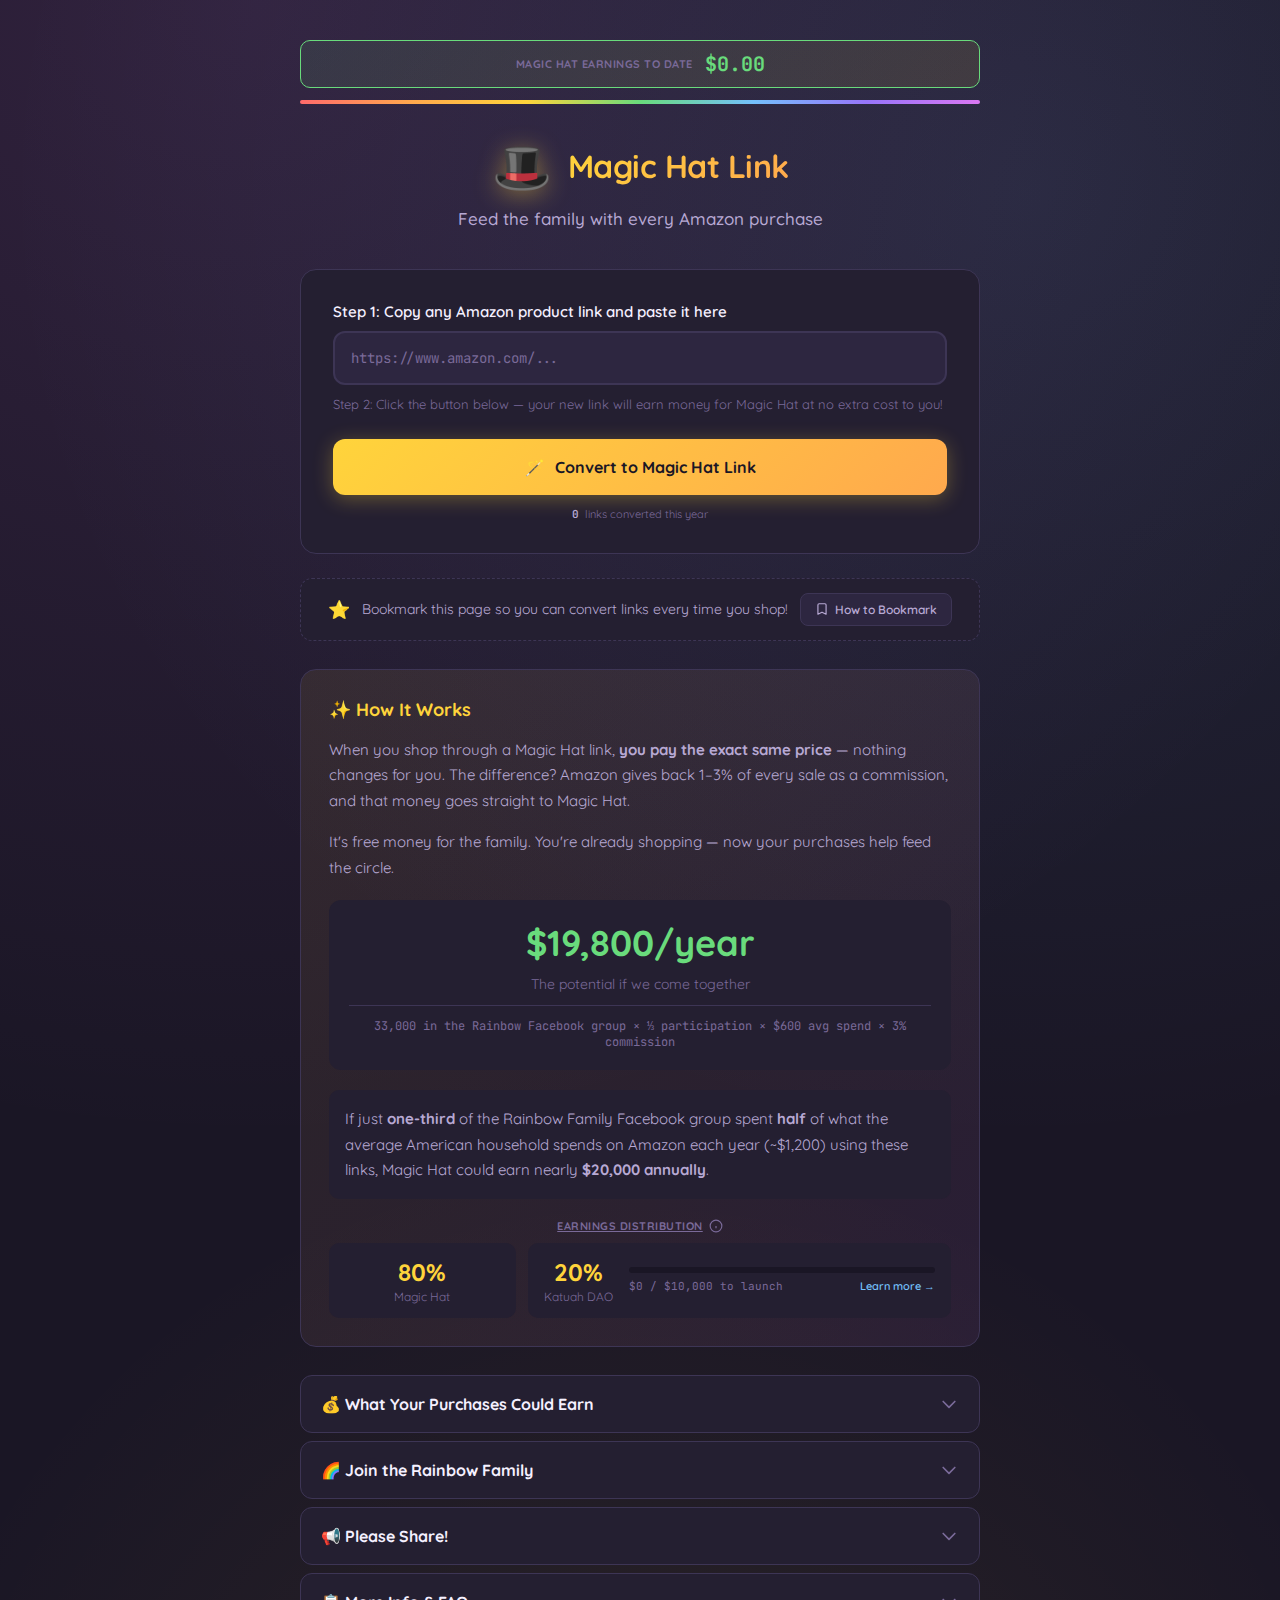
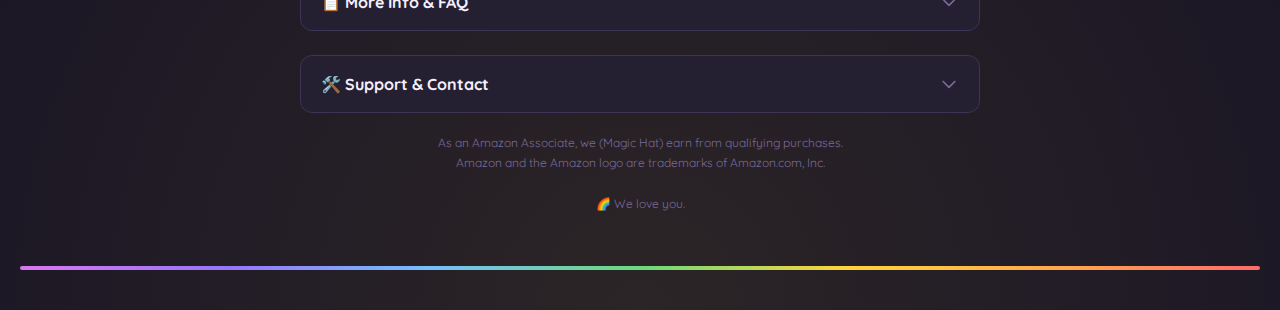
<file: rainbow-magic-hat.html>
<!DOCTYPE html>
<html lang="en">
<head>
    <meta charset="UTF-8">
    <meta name="viewport" content="width=device-width, initial-scale=1.0">
    <title>Magic Hat Link | Rainbow Family</title>
    <meta name="description" content="Support the Rainbow Family Magic Hat with every Amazon purchase — at no extra cost to you. Convert any Amazon link and 1-3% goes directly to feeding the family.">
    <meta name="robots" content="index, follow">
    
    <!-- Open Graph / Facebook -->
    <meta property="og:type" content="website">
    <meta property="og:title" content="Magic Hat Link | Rainbow Family">
    <meta property="og:description" content="Support the Rainbow Family Magic Hat with every Amazon purchase — at no extra cost to you. Amazon gives back 1-3% on every sale.">
    <meta property="og:image" content="https://magichatlink.com/og-image.png">
    <meta property="og:url" content="https://magichatlink.com">
    
    <!-- Twitter -->
    <meta name="twitter:card" content="summary_large_image">
    <meta name="twitter:title" content="Magic Hat Link | Rainbow Family">
    <meta name="twitter:description" content="Support the Rainbow Family Magic Hat with every Amazon purchase — at no extra cost to you.">
    <meta name="twitter:image" content="https://magichatlink.com/og-image.png">
    
    <!-- Favicon (hat emoji as SVG data URI) -->
    <link rel="icon" href="data:image/svg+xml,<svg xmlns='http://www.w3.org/2000/svg' viewBox='0 0 100 100'><text y='.9em' font-size='90'>🎩</text></svg>">
    
    <link rel="preconnect" href="https://fonts.googleapis.com">
    <link rel="preconnect" href="https://fonts.gstatic.com" crossorigin>
    <link href="https://fonts.googleapis.com/css2?family=Quicksand:wght@400;500;600;700&family=JetBrains+Mono:wght@400;500&display=swap" rel="stylesheet">
    <style>
        * {
            margin: 0;
            padding: 0;
            box-sizing: border-box;
        }

        :root {
            --bg-dark: #1a1625;
            --bg-card: #241f31;
            --bg-input: #2d2640;
            --border: #3d3555;
            --text-primary: #f5f0ff;
            --text-secondary: #b8a9d4;
            --text-muted: #7a6a99;
            
            /* Rainbow spectrum */
            --red: #ff6b6b;
            --orange: #ffa94d;
            --yellow: #ffd43b;
            --green: #69db7c;
            --blue: #74c0fc;
            --indigo: #9775fa;
            --violet: #da77f2;
            
            --accent: #ffd43b;
            --success: #69db7c;
            --error: #ff6b6b;
        }

        body {
            font-family: 'Quicksand', -apple-system, sans-serif;
            background: var(--bg-dark);
            color: var(--text-primary);
            min-height: 100vh;
            padding: 40px 20px;
            background-image: 
                radial-gradient(ellipse 100% 60% at 20% 0%, rgba(218, 119, 242, 0.12), transparent),
                radial-gradient(ellipse 80% 50% at 80% 10%, rgba(116, 192, 252, 0.1), transparent),
                radial-gradient(ellipse 60% 40% at 50% 100%, rgba(255, 212, 59, 0.08), transparent);
        }

        .container {
            width: 100%;
            max-width: 680px;
            margin: 0 auto;
        }

        header {
            text-align: center;
            margin-bottom: 40px;
        }

        .rainbow-bar {
            height: 4px;
            background: linear-gradient(90deg, 
                var(--red), var(--orange), var(--yellow), 
                var(--green), var(--blue), var(--indigo), var(--violet));
            border-radius: 2px;
            margin-bottom: 32px;
        }

        .logo {
            display: flex;
            align-items: center;
            justify-content: center;
            gap: 16px;
            margin-bottom: 12px;
        }

        .logo-icon {
            font-size: 48px;
            filter: drop-shadow(0 4px 12px rgba(255, 212, 59, 0.4));
        }

        h1 {
            font-size: 32px;
            font-weight: 700;
            letter-spacing: -0.5px;
            background: linear-gradient(135deg, var(--yellow) 0%, var(--orange) 100%);
            -webkit-background-clip: text;
            -webkit-text-fill-color: transparent;
            background-clip: text;
        }

        .subtitle {
            color: var(--text-secondary);
            font-size: 17px;
            font-weight: 500;
            margin-top: 8px;
        }

        /* Explainer Section */
        .explainer {
            background: linear-gradient(135deg, rgba(255, 212, 59, 0.08) 0%, rgba(218, 119, 242, 0.08) 100%);
            border: 1px solid var(--border);
            border-radius: 16px;
            padding: 28px;
            margin-bottom: 28px;
        }

        .explainer h2 {
            font-size: 18px;
            font-weight: 700;
            margin-bottom: 16px;
            color: var(--accent);
            display: flex;
            align-items: center;
            gap: 10px;
        }

        .explainer p {
            font-size: 15px;
            line-height: 1.7;
            color: var(--text-secondary);
            margin-bottom: 16px;
        }

        .explainer p:last-of-type {
            margin-bottom: 0;
        }

        .highlight-box {
            background: var(--bg-card);
            border-radius: 12px;
            padding: 20px;
            margin: 20px 0;
            text-align: center;
        }

        .highlight-box .big-number {
            font-size: 36px;
            font-weight: 700;
            color: var(--success);
            display: block;
            margin-bottom: 8px;
        }

        .highlight-box .context {
            font-size: 14px;
            color: var(--text-muted);
        }

        .highlight-box .formula-explain {
            font-size: 12px;
            font-family: 'JetBrains Mono', monospace;
            color: var(--text-muted);
            margin-top: 12px;
            padding-top: 12px;
            border-top: 1px solid var(--border);
        }

        .formula-note {
            font-size: 14px;
            line-height: 1.7;
            color: var(--text-secondary);
            background: var(--bg-card);
            border-radius: 10px;
            padding: 16px;
            margin-top: 16px;
        }

        .distribution-label {
            font-size: 11px;
            font-weight: 700;
            text-transform: uppercase;
            letter-spacing: 0.5px;
            color: var(--text-muted);
            margin-top: 20px;
            margin-bottom: 10px;
            text-align: center;
            text-decoration: underline;
            display: flex;
            align-items: center;
            justify-content: center;
            gap: 6px;
        }

        .info-tooltip {
            position: relative;
            display: inline-flex;
            cursor: help;
        }

        .info-icon {
            width: 14px;
            height: 14px;
            color: var(--text-muted);
            transition: color 0.2s ease;
        }

        .info-tooltip:hover .info-icon {
            color: var(--accent);
        }

        .tooltip-text {
            visibility: hidden;
            opacity: 0;
            position: absolute;
            bottom: calc(100% + 10px);
            left: 50%;
            transform: translateX(-50%);
            width: 280px;
            background: var(--bg-card);
            border: 1px solid var(--border);
            border-radius: 10px;
            padding: 14px;
            font-size: 13px;
            font-weight: 400;
            text-transform: none;
            letter-spacing: normal;
            text-decoration: none;
            text-align: left;
            line-height: 1.6;
            color: var(--text-secondary);
            box-shadow: 0 8px 32px rgba(0, 0, 0, 0.3);
            z-index: 100;
            transition: opacity 0.2s ease, visibility 0.2s ease;
        }

        .tooltip-text::after {
            content: '';
            position: absolute;
            top: 100%;
            left: 50%;
            transform: translateX(-50%);
            border: 8px solid transparent;
            border-top-color: var(--border);
        }

        .info-tooltip:hover .tooltip-text {
            visibility: visible;
            opacity: 1;
        }

        @media (max-width: 500px) {
            .tooltip-text {
                width: 220px;
                left: auto;
                right: -10px;
                transform: none;
            }
            
            .tooltip-text::after {
                left: auto;
                right: 16px;
                transform: none;
            }
        }

        .distribution {
            display: flex;
            gap: 12px;
            margin-top: 0;
            align-items: stretch;
        }

        .distribution-item {
            background: var(--bg-card);
            border-radius: 10px;
            padding: 14px 16px;
            text-align: center;
        }

        .distribution-item.magic-hat-item {
            flex: 0 0 30%;
            display: flex;
            flex-direction: column;
            justify-content: center;
        }

        .distribution-item.dao-item {
            flex: 1;
            display: flex;
            align-items: center;
            gap: 16px;
            text-align: left;
        }

        .distribution-item .percent {
            font-size: 24px;
            font-weight: 700;
            color: var(--yellow);
        }

        .distribution-item .label {
            font-size: 12px;
            color: var(--text-muted);
            margin-top: 2px;
        }

        .dao-header {
            flex-shrink: 0;
            text-align: center;
        }

        .dao-item {
            position: relative;
        }

        .dao-funding {
            flex: 1;
        }

        .funding-bar {
            height: 6px;
            background: var(--bg-dark);
            border-radius: 3px;
            overflow: hidden;
            margin-bottom: 6px;
        }

        .funding-progress {
            height: 100%;
            background: linear-gradient(90deg, var(--green), var(--blue));
            border-radius: 3px;
            transition: width 0.5s ease;
        }

        .funding-text {
            display: flex;
            justify-content: space-between;
            align-items: center;
            font-size: 11px;
            color: var(--text-muted);
        }

        .funding-text span {
            font-family: 'JetBrains Mono', monospace;
        }

        .dao-learn-more {
            font-family: 'Quicksand', sans-serif;
            font-size: 11px;
            font-weight: 600;
            color: var(--blue);
            text-decoration: none;
            transition: color 0.2s ease;
        }

        .dao-learn-more:hover {
            color: var(--green);
        }

        @media (max-width: 500px) {
            .distribution {
                flex-direction: column;
            }

            .distribution-item.magic-hat-item {
                flex: none;
            }

            .distribution-item.dao-item {
                flex-direction: column;
                text-align: center;
            }

            .dao-funding {
                width: 100%;
            }

            .funding-text {
                flex-direction: column;
                gap: 4px;
            }
        }

        /* Converter Card */
        .card {
            background: var(--bg-card);
            border: 1px solid var(--border);
            border-radius: 16px;
            padding: 32px;
            margin-bottom: 24px;
        }

        .input-group {
            margin-bottom: 24px;
        }

        label {
            display: block;
            font-size: 13px;
            font-weight: 600;
            color: var(--text-secondary);
            margin-bottom: 10px;
            text-transform: uppercase;
            letter-spacing: 0.5px;
        }

        .input-label-main {
            text-transform: none;
            font-size: 15px;
            font-weight: 600;
            letter-spacing: normal;
            color: var(--text-primary);
        }

        .input-helper {
            font-size: 13px;
            color: var(--text-muted);
            margin-top: 10px;
            line-height: 1.5;
        }

        input[type="text"] {
            width: 100%;
            background: var(--bg-input);
            border: 2px solid var(--border);
            border-radius: 12px;
            padding: 16px;
            font-family: 'JetBrains Mono', monospace;
            font-size: 14px;
            color: var(--text-primary);
            transition: all 0.2s ease;
        }

        input[type="text"]:focus {
            outline: none;
            border-color: var(--accent);
            box-shadow: 0 0 0 4px rgba(255, 212, 59, 0.15);
        }

        input[type="text"]::placeholder {
            color: var(--text-muted);
        }

        .convert-btn {
            width: 100%;
            background: linear-gradient(135deg, var(--yellow) 0%, var(--orange) 100%);
            border: none;
            border-radius: 12px;
            padding: 18px 24px;
            font-family: 'Quicksand', sans-serif;
            font-size: 16px;
            font-weight: 700;
            color: #1a1625;
            cursor: pointer;
            transition: all 0.2s ease;
            box-shadow: 0 4px 20px rgba(255, 212, 59, 0.3);
            display: flex;
            align-items: center;
            justify-content: center;
            gap: 10px;
        }

        .convert-btn:hover {
            transform: translateY(-2px);
            box-shadow: 0 8px 30px rgba(255, 212, 59, 0.4);
        }

        .convert-btn:active {
            transform: translateY(0);
        }

        /* Total Earned Display */
        .total-earned {
            background: linear-gradient(135deg, rgba(105, 219, 124, 0.1) 0%, rgba(255, 212, 59, 0.1) 100%);
            border: 1px solid var(--green);
            border-radius: 10px;
            padding: 10px 16px;
            margin-bottom: 12px;
            text-align: center;
            display: flex;
            align-items: center;
            justify-content: center;
            gap: 12px;
        }

        .total-earned-label {
            font-size: 11px;
            font-weight: 700;
            text-transform: uppercase;
            letter-spacing: 0.5px;
            color: var(--text-muted);
        }

        .total-earned-amount {
            font-size: 20px;
            font-weight: 700;
            font-family: 'JetBrains Mono', monospace;
            color: var(--green);
        }

        /* Links Converted Counter */
        .links-converted {
            text-align: center;
            margin-top: 12px;
            display: flex;
            align-items: center;
            justify-content: center;
            gap: 6px;
            font-size: 11px;
            color: var(--text-muted);
        }

        .counter-number {
            font-family: 'JetBrains Mono', monospace;
            font-weight: 600;
            color: var(--text-secondary);
            font-size: 11px;
        }

        .counter-label {
            font-size: 11px;
        }

        /* Bookmark Reminder */
        .bookmark-reminder {
            background: var(--bg-card);
            border: 1px dashed var(--border);
            border-radius: 12px;
            padding: 14px 20px;
            margin-bottom: 28px;
            display: flex;
            align-items: center;
            justify-content: center;
            gap: 12px;
            flex-wrap: wrap;
            font-size: 14px;
            color: var(--text-secondary);
        }

        .bookmark-icon {
            font-size: 18px;
        }

        .bookmark-btn {
            display: inline-flex;
            align-items: center;
            gap: 6px;
            background: var(--bg-input);
            border: 1px solid var(--border);
            border-radius: 8px;
            padding: 8px 14px;
            font-family: 'Quicksand', sans-serif;
            font-size: 12px;
            font-weight: 600;
            color: var(--text-secondary);
            cursor: pointer;
            transition: all 0.2s ease;
        }

        .bookmark-btn:hover {
            border-color: var(--accent);
            color: var(--accent);
        }

        .bookmark-btn svg {
            width: 14px;
            height: 14px;
        }

        /* Bookmark Modal */
        .bookmark-modal {
            display: none;
            position: fixed;
            top: 0;
            left: 0;
            width: 100%;
            height: 100%;
            background: rgba(0, 0, 0, 0.7);
            z-index: 1000;
            align-items: center;
            justify-content: center;
            padding: 20px;
        }

        .bookmark-modal.visible {
            display: flex;
        }

        .bookmark-modal-content {
            background: var(--bg-card);
            border: 1px solid var(--border);
            border-radius: 16px;
            padding: 28px;
            max-width: 400px;
            width: 100%;
            position: relative;
        }

        .bookmark-modal h4 {
            font-size: 18px;
            font-weight: 700;
            color: var(--text-primary);
            margin-bottom: 16px;
        }

        .bookmark-modal p {
            font-size: 14px;
            line-height: 1.7;
            color: var(--text-secondary);
            margin-bottom: 12px;
        }

        .bookmark-modal code {
            background: var(--bg-input);
            padding: 2px 6px;
            border-radius: 4px;
            font-family: 'JetBrains Mono', monospace;
            font-size: 12px;
        }

        .bookmark-modal-close {
            position: absolute;
            top: 16px;
            right: 16px;
            background: none;
            border: none;
            color: var(--text-muted);
            cursor: pointer;
            font-size: 24px;
            line-height: 1;
        }

        .bookmark-modal-close:hover {
            color: var(--text-primary);
        }

        /* Success Animation & Confetti */
        .success-celebration {
            display: none;
            position: fixed;
            top: 0;
            left: 0;
            width: 100%;
            height: 100%;
            pointer-events: none;
            z-index: 999;
        }

        .success-celebration.active {
            display: block;
        }

        .confetti {
            position: absolute;
            width: 10px;
            height: 10px;
            opacity: 0;
        }

        .success-flash {
            position: fixed;
            top: 50%;
            left: 50%;
            transform: translate(-50%, -50%);
            font-size: 64px;
            opacity: 0;
            pointer-events: none;
            z-index: 1000;
        }

        .success-flash.animate {
            animation: successPop 0.6s ease-out forwards;
        }

        @keyframes successPop {
            0% { opacity: 0; transform: translate(-50%, -50%) scale(0.5); }
            50% { opacity: 1; transform: translate(-50%, -50%) scale(1.2); }
            100% { opacity: 0; transform: translate(-50%, -50%) scale(1); }
        }

        .output-section.celebrate .output-box {
            animation: celebratePulse 0.5s ease;
        }

        @keyframes celebratePulse {
            0%, 100% { box-shadow: 0 0 0 0 rgba(105, 219, 124, 0); }
            50% { box-shadow: 0 0 20px 10px rgba(105, 219, 124, 0.3); }
        }

        .output-section {
            display: none;
            margin-top: 28px;
            padding-top: 28px;
            border-top: 1px solid var(--border);
        }

        .output-section.visible {
            display: block;
            animation: fadeIn 0.3s ease;
        }

        @keyframes fadeIn {
            from { opacity: 0; transform: translateY(8px); }
            to { opacity: 1; transform: translateY(0); }
        }

        .output-label {
            display: flex;
            align-items: center;
            gap: 8px;
            margin-bottom: 10px;
        }

        .output-label .status {
            width: 8px;
            height: 8px;
            background: var(--success);
            border-radius: 50%;
            animation: pulse 2s infinite;
        }

        @keyframes pulse {
            0%, 100% { opacity: 1; }
            50% { opacity: 0.5; }
        }

        .output-box {
            background: var(--bg-input);
            border: 2px solid var(--success);
            border-radius: 12px;
            padding: 16px;
            font-family: 'JetBrains Mono', monospace;
            font-size: 13px;
            color: var(--success);
            word-break: break-all;
            line-height: 1.6;
            margin-bottom: 16px;
        }

        .output-type {
            display: inline-block;
            font-size: 12px;
            padding: 6px 10px;
            border-radius: 6px;
            margin-bottom: 12px;
            font-weight: 600;
        }

        .output-type.clean {
            background: rgba(105, 219, 124, 0.15);
            color: var(--success);
        }

        .output-type.fallback {
            background: rgba(255, 169, 77, 0.15);
            color: var(--orange);
        }

        .button-row {
            display: flex;
            gap: 12px;
        }

        .action-btn {
            flex: 1;
            display: flex;
            align-items: center;
            justify-content: center;
            gap: 8px;
            background: var(--bg-input);
            border: 2px solid var(--border);
            border-radius: 12px;
            padding: 14px 20px;
            font-family: 'Quicksand', sans-serif;
            font-size: 14px;
            font-weight: 600;
            color: var(--text-primary);
            cursor: pointer;
            transition: all 0.2s ease;
        }

        .action-btn:hover {
            background: var(--border);
            border-color: var(--text-muted);
        }

        .action-btn.copied {
            background: rgba(105, 219, 124, 0.15);
            border-color: var(--success);
            color: var(--success);
        }

        .action-btn svg {
            width: 18px;
            height: 18px;
        }

        .error-message {
            display: none;
            background: rgba(255, 107, 107, 0.1);
            border: 2px solid rgba(255, 107, 107, 0.3);
            border-radius: 12px;
            padding: 14px 16px;
            margin-top: 16px;
            font-size: 14px;
            font-weight: 500;
            color: var(--error);
        }

        .error-message.visible {
            display: block;
            animation: shake 0.4s ease;
        }

        @keyframes shake {
            0%, 100% { transform: translateX(0); }
            25% { transform: translateX(-4px); }
            75% { transform: translateX(4px); }
        }

        /* Call to Action */
        .cta-section {
            background: linear-gradient(135deg, var(--bg-card) 0%, rgba(151, 117, 250, 0.1) 100%);
            border: 1px solid var(--border);
            border-radius: 16px;
            padding: 28px;
            text-align: center;
            margin-bottom: 24px;
        }

        .cta-section h3 {
            font-size: 18px;
            font-weight: 700;
            margin-bottom: 12px;
            color: var(--text-primary);
        }

        .cta-section p {
            font-size: 15px;
            color: var(--text-secondary);
            line-height: 1.6;
            margin-bottom: 20px;
        }

        .fb-link {
            display: inline-flex;
            align-items: center;
            gap: 10px;
            background: #1877f2;
            color: white;
            padding: 14px 28px;
            border-radius: 12px;
            text-decoration: none;
            font-weight: 600;
            font-size: 15px;
            transition: all 0.2s ease;
            box-shadow: 0 4px 16px rgba(24, 119, 242, 0.3);
        }

        .fb-link:hover {
            transform: translateY(-2px);
            box-shadow: 0 6px 24px rgba(24, 119, 242, 0.4);
        }

        .fb-link svg {
            width: 20px;
            height: 20px;
        }

        /* Footer */
        .disclaimer {
            text-align: center;
            font-size: 12px;
            color: var(--text-muted);
            line-height: 1.7;
            padding: 20px;
        }

        .rainbow-bar-bottom {
            height: 4px;
            background: linear-gradient(90deg, 
                var(--violet), var(--indigo), var(--blue), 
                var(--green), var(--yellow), var(--orange), var(--red));
            border-radius: 2px;
            margin-top: 32px;
        }

        /* Mobile adjustments */
        @media (max-width: 500px) {
            .distribution {
                flex-direction: column;
            }
            
            h1 {
                font-size: 26px;
            }
            
            .card, .explainer, .cta-section {
                padding: 24px;
            }

            .chart-row {
                flex-direction: column;
                align-items: flex-start;
                gap: 8px;
            }

            .chart-label {
                width: 100%;
            }

            .chart-bar-container {
                width: 100%;
            }
        }

        /* Earnings Chart */
        .earnings-chart {
            background: var(--bg-card);
            border: 1px solid var(--border);
            border-radius: 16px;
            padding: 28px;
            margin-bottom: 28px;
        }

        .earnings-chart h2 {
            font-size: 18px;
            font-weight: 700;
            margin-bottom: 8px;
            color: var(--text-primary);
        }

        .chart-subtitle {
            font-size: 14px;
            color: var(--text-muted);
            margin-bottom: 24px;
        }

        .chart-container {
            display: flex;
            flex-direction: column;
            gap: 16px;
        }

        .chart-row {
            display: flex;
            align-items: center;
            gap: 16px;
        }

        .chart-row.featured .chart-bar .bar-fill {
            background: linear-gradient(90deg, var(--yellow), var(--orange), var(--red));
        }

        .chart-row.featured .chart-value {
            color: var(--yellow);
            font-weight: 700;
        }

        .chart-label {
            width: 110px;
            flex-shrink: 0;
            font-size: 14px;
            font-weight: 600;
            color: var(--text-secondary);
        }

        .chart-bar-container {
            flex: 1;
            display: flex;
            align-items: center;
            gap: 12px;
        }

        .chart-bar {
            height: 28px;
            min-width: 20px;
            flex: 1;
            max-width: 200px;
            background: var(--bg-input);
            border-radius: 6px;
            overflow: hidden;
            position: relative;
        }

        .bar-fill {
            position: absolute;
            top: 0;
            left: 0;
            height: 100%;
            background: linear-gradient(90deg, var(--green), var(--blue), var(--indigo));
            border-radius: 6px;
            animation: shimmer 2s infinite;
        }

        @keyframes shimmer {
            0%, 100% { opacity: 0.85; }
            50% { opacity: 1; }
        }

        .chart-value {
            font-family: 'JetBrains Mono', monospace;
            font-size: 13px;
            color: var(--success);
            white-space: nowrap;
            font-weight: 500;
        }

        .chart-footer {
            margin-top: 24px;
            padding-top: 20px;
            border-top: 1px solid var(--border);
            text-align: center;
            font-size: 14px;
            color: var(--text-secondary);
            display: flex;
            align-items: center;
            justify-content: center;
            gap: 8px;
        }

        .sparkle {
            animation: sparkle 1.5s infinite;
        }

        @keyframes sparkle {
            0%, 100% { opacity: 1; transform: scale(1); }
            50% { opacity: 0.6; transform: scale(0.9); }
        }

        /* Services Promo */
        .services-promo {
            background: linear-gradient(135deg, rgba(105, 219, 124, 0.08) 0%, rgba(116, 192, 252, 0.08) 100%);
            border: 1px solid var(--border);
            border-radius: 16px;
            padding: 24px;
            margin-bottom: 24px;
        }

        .promo-item {
            display: flex;
            align-items: flex-start;
            gap: 16px;
        }

        .promo-icon {
            font-size: 32px;
            flex-shrink: 0;
        }

        .promo-content h4 {
            font-size: 16px;
            font-weight: 700;
            color: var(--text-primary);
            margin-bottom: 8px;
        }

        .promo-content p {
            font-size: 14px;
            line-height: 1.6;
            color: var(--text-secondary);
            margin-bottom: 12px;
        }

        .promo-link {
            display: inline-block;
            font-size: 14px;
            font-weight: 600;
            color: var(--green);
            text-decoration: none;
            transition: color 0.2s ease;
        }

        .promo-link:hover {
            color: var(--blue);
        }

        .promo-divider {
            height: 1px;
            background: var(--border);
            margin: 20px 0;
        }

        .donate-btn {
            display: inline-flex;
            align-items: center;
            gap: 8px;
            padding: 12px 24px;
            background: linear-gradient(135deg, var(--violet) 0%, var(--indigo) 100%);
            color: white;
            font-family: 'Quicksand', sans-serif;
            font-size: 14px;
            font-weight: 700;
            text-decoration: none;
            border-radius: 10px;
            transition: all 0.2s ease;
            box-shadow: 0 4px 16px rgba(218, 119, 242, 0.3);
        }

        .donate-btn:hover {
            transform: translateY(-2px);
            box-shadow: 0 6px 24px rgba(218, 119, 242, 0.4);
        }

        .donate-btn svg {
            width: 18px;
            height: 18px;
        }

        .contact-btn {
            display: inline-flex;
            align-items: center;
            gap: 8px;
            padding: 12px 24px;
            background: linear-gradient(135deg, var(--blue) 0%, var(--green) 100%);
            color: #1a1625;
            font-family: 'Quicksand', sans-serif;
            font-size: 14px;
            font-weight: 700;
            text-decoration: none;
            border-radius: 10px;
            transition: all 0.2s ease;
            box-shadow: 0 4px 16px rgba(116, 192, 252, 0.3);
        }

        .contact-btn:hover {
            transform: translateY(-2px);
            box-shadow: 0 6px 24px rgba(116, 192, 252, 0.4);
        }

        .contact-btn svg {
            width: 18px;
            height: 18px;
        }

        /* Share Section */
        .share-section {
            background: var(--bg-card);
            border: 1px solid var(--border);
            border-radius: 16px;
            padding: 28px;
            margin-bottom: 24px;
            text-align: center;
        }

        .share-header {
            display: flex;
            align-items: center;
            justify-content: center;
            gap: 12px;
            margin-bottom: 12px;
        }

        .share-icon {
            font-size: 28px;
        }

        .share-section h3 {
            font-size: 20px;
            font-weight: 700;
            color: var(--accent);
        }

        .share-section > p {
            font-size: 15px;
            line-height: 1.7;
            color: var(--text-secondary);
            margin-bottom: 24px;
            max-width: 480px;
            margin-left: auto;
            margin-right: auto;
        }

        .share-buttons {
            display: flex;
            flex-wrap: wrap;
            justify-content: center;
            gap: 10px;
            margin-bottom: 20px;
        }

        .share-btn {
            display: inline-flex;
            align-items: center;
            gap: 8px;
            padding: 12px 18px;
            border-radius: 10px;
            font-family: 'Quicksand', sans-serif;
            font-size: 14px;
            font-weight: 600;
            text-decoration: none;
            border: none;
            cursor: pointer;
            transition: all 0.2s ease;
        }

        .share-btn svg {
            width: 18px;
            height: 18px;
        }

        .share-btn.facebook {
            background: #1877f2;
            color: white;
        }

        .share-btn.facebook:hover {
            background: #0d65d9;
        }

        .share-btn.twitter {
            background: #000;
            color: white;
        }

        .share-btn.twitter:hover {
            background: #333;
        }

        .share-btn.reddit {
            background: #ff4500;
            color: white;
        }

        .share-btn.reddit:hover {
            background: #e03d00;
        }

        .share-btn.email {
            background: var(--indigo);
            color: white;
        }

        .share-btn.email:hover {
            background: #8363e8;
        }

        .share-btn.copy-link {
            background: var(--bg-input);
            color: var(--text-primary);
            border: 2px solid var(--border);
        }

        .share-btn.copy-link:hover {
            border-color: var(--accent);
            color: var(--accent);
        }

        .share-btn.copy-link.copied {
            background: rgba(105, 219, 124, 0.15);
            border-color: var(--success);
            color: var(--success);
        }

        .share-note {
            font-size: 14px;
            color: var(--text-muted);
            margin: 0;
        }

        @media (max-width: 500px) {
            .share-buttons {
                flex-direction: column;
            }
            
            .share-btn {
                width: 100%;
                justify-content: center;
            }
        }

        /* FAQ Accordion */
        .faq-section {
            background: var(--bg-card);
            border: 1px solid var(--border);
            border-radius: 16px;
            padding: 28px;
            margin-bottom: 24px;
        }

        .faq-section h3 {
            font-size: 18px;
            font-weight: 700;
            color: var(--text-primary);
            margin-bottom: 20px;
            text-align: center;
        }

        .accordion {
            display: flex;
            flex-direction: column;
            gap: 8px;
        }

        .accordion-item {
            border: 1px solid var(--border);
            border-radius: 12px;
            overflow: hidden;
            background: var(--bg-input);
        }

        .accordion-header {
            width: 100%;
            display: flex;
            align-items: center;
            justify-content: space-between;
            gap: 16px;
            padding: 16px 20px;
            background: transparent;
            border: none;
            cursor: pointer;
            text-align: left;
            font-family: 'Quicksand', sans-serif;
            font-size: 15px;
            font-weight: 600;
            color: var(--text-primary);
            transition: all 0.2s ease;
        }

        .accordion-header:hover {
            color: var(--accent);
        }

        .accordion-header span {
            flex: 1;
        }

        .accordion-icon {
            width: 20px;
            height: 20px;
            flex-shrink: 0;
            color: var(--text-muted);
            transition: transform 0.3s ease;
        }

        .accordion-item.active .accordion-icon {
            transform: rotate(180deg);
            color: var(--accent);
        }

        .accordion-content {
            max-height: 0;
            overflow: hidden;
            transition: max-height 0.3s ease, padding 0.3s ease;
        }

        .accordion-item.active .accordion-content {
            max-height: 300px;
        }

        .accordion-content p {
            padding: 0 20px 20px 20px;
            font-size: 14px;
            line-height: 1.7;
            color: var(--text-secondary);
            margin: 0;
        }

        /* Main Page Accordion */
        .main-accordion {
            display: flex;
            flex-direction: column;
            gap: 8px;
            margin-bottom: 24px;
        }

        .main-accordion-item {
            background: var(--bg-card);
            border: 1px solid var(--border);
            border-radius: 12px;
            overflow: hidden;
        }

        .main-accordion-header {
            width: 100%;
            display: flex;
            align-items: center;
            justify-content: space-between;
            gap: 16px;
            padding: 18px 20px;
            background: transparent;
            border: none;
            cursor: pointer;
            text-align: left;
            font-family: 'Quicksand', sans-serif;
            font-size: 16px;
            font-weight: 700;
            color: var(--text-primary);
            transition: all 0.2s ease;
        }

        .main-accordion-header:hover {
            color: var(--accent);
        }

        .main-accordion-header span {
            flex: 1;
        }

        .main-accordion-item .accordion-icon {
            width: 20px;
            height: 20px;
            flex-shrink: 0;
            color: var(--text-muted);
            transition: transform 0.3s ease;
        }

        .main-accordion-item.active .accordion-icon {
            transform: rotate(180deg);
            color: var(--accent);
        }

        .main-accordion-content {
            max-height: 0;
            overflow: hidden;
            transition: max-height 0.4s ease;
        }

        .main-accordion-item.active .main-accordion-content {
            max-height: 2000px;
        }

        /* Inner content styling */
        .earnings-chart-inner,
        .cta-inner,
        .share-inner,
        .faq-inner,
        .services-inner {
            padding: 0 20px 20px 20px;
        }

        .cta-inner {
            text-align: center;
        }

        .cta-inner p {
            font-size: 15px;
            line-height: 1.7;
            color: var(--text-secondary);
            margin-bottom: 20px;
        }

        .share-inner p {
            font-size: 15px;
            line-height: 1.7;
            color: var(--text-secondary);
            margin-bottom: 20px;
            text-align: center;
        }

        .share-inner .share-buttons {
            margin-bottom: 16px;
        }

        .share-inner .share-note {
            text-align: center;
        }

        .faq-inner .accordion {
            margin: 0;
        }

        .services-inner .promo-item {
            display: flex;
            align-items: flex-start;
            gap: 16px;
            padding: 16px 0;
        }

        .services-inner .promo-divider {
            height: 1px;
            background: var(--border);
        }
    </style>
</head>
<body>
    <div class="container">
        <!-- Total Earned Display -->
        <div class="total-earned">
            <div class="total-earned-label">Magic Hat Earnings To Date</div>
            <div class="total-earned-amount">
                <!-- ====== UPDATE THIS NUMBER ====== -->
                $0.00
                <!-- ================================ -->
            </div>
        </div>

        <div class="rainbow-bar"></div>
        
        <header>
            <div class="logo">
                <span class="logo-icon">🎩</span>
                <h1>Magic Hat Link</h1>
            </div>
            <p class="subtitle">Feed the family with every Amazon purchase</p>
        </header>

        <!-- Converter - FIRST -->
        <div class="card">
            <div class="input-group">
                <label class="input-label-main">Step 1: Copy any Amazon product link and paste it here</label>
                <input 
                    type="text" 
                    id="inputUrl" 
                    placeholder="https://www.amazon.com/..."
                    autocomplete="off"
                    spellcheck="false"
                >
                <p class="input-helper">Step 2: Click the button below — your new link will earn money for Magic Hat at no extra cost to you!</p>
            </div>

            <button class="convert-btn" id="convertBtn">
                <span>🪄</span>
                Convert to Magic Hat Link
            </button>

            <div class="links-converted">
                <!-- ====== UPDATE THIS NUMBER ====== -->
                <span class="counter-number" id="linksCounter">0</span>
                <!-- ================================ -->
                <span class="counter-label">links converted this year</span>
            </div>

            <div class="error-message" id="errorMessage"></div>

            <div class="output-section" id="outputSection">
                <div class="output-label">
                    <span class="status"></span>
                    <label style="margin: 0;">Your Magic Hat Link</label>
                </div>
                <span class="output-type" id="outputType"></span>
                <div class="output-box" id="outputUrl"></div>
                <div class="button-row">
                    <button class="action-btn" id="copyBtn">
                        <svg xmlns="http://www.w3.org/2000/svg" fill="none" viewBox="0 0 24 24" stroke="currentColor" stroke-width="2">
                            <path stroke-linecap="round" stroke-linejoin="round" d="M8 16H6a2 2 0 01-2-2V6a2 2 0 012-2h8a2 2 0 012 2v2m-6 12h8a2 2 0 002-2v-8a2 2 0 00-2-2h-8a2 2 0 00-2 2v8a2 2 0 002 2z" />
                        </svg>
                        <span>Copy</span>
                    </button>
                    <button class="action-btn" id="openBtn">
                        <svg xmlns="http://www.w3.org/2000/svg" fill="none" viewBox="0 0 24 24" stroke="currentColor" stroke-width="2">
                            <path stroke-linecap="round" stroke-linejoin="round" d="M10 6H6a2 2 0 00-2 2v10a2 2 0 002 2h10a2 2 0 002-2v-4M14 4h6m0 0v6m0-6L10 14" />
                        </svg>
                        <span>Shop</span>
                    </button>
                </div>
            </div>
        </div>

        <!-- Bookmark Reminder -->
        <div class="bookmark-reminder">
            <span class="bookmark-icon">⭐</span>
            <span>Bookmark this page so you can convert links every time you shop!</span>
            <button class="bookmark-btn" id="bookmarkBtn">
                <svg xmlns="http://www.w3.org/2000/svg" viewBox="0 0 24 24" fill="none" stroke="currentColor" stroke-width="2">
                    <path stroke-linecap="round" stroke-linejoin="round" d="M5 5a2 2 0 012-2h10a2 2 0 012 2v16l-7-3.5L5 21V5z"/>
                </svg>
                How to Bookmark
            </button>
        </div>

        <!-- Explainer -->
        <div class="explainer">
            <h2>✨ How It Works</h2>
            <p>
                When you shop through a Magic Hat link, <strong>you pay the exact same price</strong> — nothing changes for you. 
                The difference? Amazon gives back 1–3% of every sale as a commission, and that money goes straight to Magic Hat.
            </p>
            <p>
                It's free money for the family. You're already shopping — now your purchases help feed the circle.
            </p>
            
            <div class="highlight-box">
                <span class="big-number">$19,800/year</span>
                <span class="context">The potential if we come together</span>
                <div class="formula-explain">
                    33,000 in the Rainbow Facebook group × ⅓ participation × $600 avg spend × 3% commission
                </div>
            </div>
            
            <p class="formula-note">
                If just <strong>one-third</strong> of the Rainbow Family Facebook group spent <strong>half</strong> of what the average American household spends on Amazon each year (~$1,200) using these links, Magic Hat could earn nearly <strong>$20,000 annually</strong>.
            </p>

            <div class="distribution-label">
                Earnings Distribution
                <span class="info-tooltip">
                    <svg class="info-icon" xmlns="http://www.w3.org/2000/svg" viewBox="0 0 24 24" fill="none" stroke="currentColor" stroke-width="2">
                        <circle cx="12" cy="12" r="10"/>
                        <path d="M12 16v-4M12 8h.01"/>
                    </svg>
                    <span class="tooltip-text">When Amazon pays out commissions from your purchases, 80% goes directly to Magic Hat to feed the family at gatherings. The remaining 20% goes toward Katuah DAO — a community fund that launches once we hit $10,000. This fund will be governed by family representatives from different regions.</span>
                </span>
            </div>

            <div class="distribution">
                <div class="distribution-item magic-hat-item">
                    <div class="percent">80%</div>
                    <div class="label">Magic Hat</div>
                </div>
                <div class="distribution-item dao-item">
                    <div class="dao-header">
                        <div class="percent">20%</div>
                        <div class="label">Katuah DAO</div>
                    </div>
                    <div class="dao-funding">
                        <div class="funding-bar">
                            <div class="funding-progress" style="width: 0%;"></div>
                        </div>
                        <div class="funding-text">
                            <span>$0 / $10,000 to launch</span>
                            <a href="#" class="dao-learn-more">Learn more →</a>
                        </div>
                    </div>
                </div>
            </div>
        </div>

        <!-- Main Page Accordion -->
        <div class="main-accordion">
            <div class="main-accordion-item">
                <button class="main-accordion-header">
                    <span>💰 What Your Purchases Could Earn</span>
                    <svg class="accordion-icon" xmlns="http://www.w3.org/2000/svg" viewBox="0 0 24 24" fill="none" stroke="currentColor" stroke-width="2">
                        <path stroke-linecap="round" stroke-linejoin="round" d="M19 9l-7 7-7-7"/>
                    </svg>
                </button>
                <div class="main-accordion-content">
                    <!-- Earnings Chart -->
                    <div class="earnings-chart-inner">
                        <p class="chart-subtitle">Amazon pays 1-3% commission depending on category</p>
                        
                        <div class="chart-container">
                <div class="chart-row">
                    <div class="chart-label">$25 purchase</div>
                    <div class="chart-bar-container">
                        <div class="chart-bar">
                            <span class="bar-fill" style="width: 5%;"></span>
                        </div>
                        <span class="chart-value">$0.25 – $0.75</span>
                    </div>
                </div>
                <div class="chart-row">
                    <div class="chart-label">$50 purchase</div>
                    <div class="chart-bar-container">
                        <div class="chart-bar">
                            <span class="bar-fill" style="width: 10%;"></span>
                        </div>
                        <span class="chart-value">$0.50 – $1.50</span>
                    </div>
                </div>
                <div class="chart-row">
                    <div class="chart-label">$100 purchase</div>
                    <div class="chart-bar-container">
                        <div class="chart-bar">
                            <span class="bar-fill" style="width: 20%;"></span>
                        </div>
                        <span class="chart-value">$1.00 – $3.00</span>
                    </div>
                </div>
                <div class="chart-row">
                    <div class="chart-label">$200 purchase</div>
                    <div class="chart-bar-container">
                        <div class="chart-bar">
                            <span class="bar-fill" style="width: 40%;"></span>
                        </div>
                        <span class="chart-value">$2.00 – $6.00</span>
                    </div>
                </div>
                <div class="chart-row featured">
                    <div class="chart-label">$500 purchase</div>
                    <div class="chart-bar-container">
                        <div class="chart-bar">
                            <span class="bar-fill" style="width: 100%;"></span>
                        </div>
                        <span class="chart-value">$5.00 – $15.00</span>
                    </div>
                </div>
            </div>

            <div class="chart-footer">
                <span class="sparkle">✨</span>
                <span>Every dollar adds up — thank you for feeding the family</span>
                <span class="sparkle">✨</span>
            </div>
                    </div>
                </div>
            </div>

            <div class="main-accordion-item">
                <button class="main-accordion-header">
                    <span>🌈 Join the Rainbow Family</span>
                    <svg class="accordion-icon" xmlns="http://www.w3.org/2000/svg" viewBox="0 0 24 24" fill="none" stroke="currentColor" stroke-width="2">
                        <path stroke-linecap="round" stroke-linejoin="round" d="M19 9l-7 7-7-7"/>
                    </svg>
                </button>
                <div class="main-accordion-content">
                    <!-- CTA -->
                    <div class="cta-inner">
                        <p>
                            Connect with the community, find gatherings, and learn more about 
                            how we take care of each other.
                        </p>
                        <a href="https://www.facebook.com/groups/RainbowFamilyofLivingLight/" target="_blank" rel="noopener" class="fb-link">
                            <svg xmlns="http://www.w3.org/2000/svg" viewBox="0 0 24 24" fill="currentColor">
                                <path d="M24 12.073c0-6.627-5.373-12-12-12s-12 5.373-12 12c0 5.99 4.388 10.954 10.125 11.854v-8.385H7.078v-3.47h3.047V9.43c0-3.007 1.792-4.669 4.533-4.669 1.312 0 2.686.235 2.686.235v2.953H15.83c-1.491 0-1.956.925-1.956 1.874v2.25h3.328l-.532 3.47h-2.796v8.385C19.612 23.027 24 18.062 24 12.073z"/>
                            </svg>
                            National Rainbow Family Page
                        </a>
                    </div>
                </div>
            </div>

            <div class="main-accordion-item">
                <button class="main-accordion-header">
                    <span>📢 Please Share!</span>
                    <svg class="accordion-icon" xmlns="http://www.w3.org/2000/svg" viewBox="0 0 24 24" fill="none" stroke="currentColor" stroke-width="2">
                        <path stroke-linecap="round" stroke-linejoin="round" d="M19 9l-7 7-7-7"/>
                    </svg>
                </button>
                <div class="main-accordion-content">
                    <!-- Share Section -->
                    <div class="share-inner">
                        <p>
                            Even if you don't use this yourself, every person who does puts dollars directly into Magic Hat. 
                            Spread the word — it takes 10 seconds and helps feed the family.
                        </p>
                        
                        <div class="share-buttons">
                            <a href="https://www.facebook.com/sharer/sharer.php?u=YOURURL&quote=Support%20the%20Rainbow%20Family%20Magic%20Hat%20with%20every%20Amazon%20purchase%20%E2%80%94%20at%20no%20extra%20cost%20to%20you!%20%F0%9F%8C%88" target="_blank" rel="noopener" class="share-btn facebook">
                                <svg xmlns="http://www.w3.org/2000/svg" viewBox="0 0 24 24" fill="currentColor">
                                    <path d="M24 12.073c0-6.627-5.373-12-12-12s-12 5.373-12 12c0 5.99 4.388 10.954 10.125 11.854v-8.385H7.078v-3.47h3.047V9.43c0-3.007 1.792-4.669 4.533-4.669 1.312 0 2.686.235 2.686.235v2.953H15.83c-1.491 0-1.956.925-1.956 1.874v2.25h3.328l-.532 3.47h-2.796v8.385C19.612 23.027 24 18.062 24 12.073z"/>
                                </svg>
                                Facebook
                            </a>
                            <a href="https://twitter.com/intent/tweet?text=Support%20the%20Rainbow%20Family%20Magic%20Hat%20with%20every%20Amazon%20purchase%20%E2%80%94%20at%20no%20extra%20cost%20to%20you!%20%F0%9F%8C%88&url=YOURURL" target="_blank" rel="noopener" class="share-btn twitter">
                                <svg xmlns="http://www.w3.org/2000/svg" viewBox="0 0 24 24" fill="currentColor">
                                    <path d="M18.244 2.25h3.308l-7.227 8.26 8.502 11.24H16.17l-5.214-6.817L4.99 21.75H1.68l7.73-8.835L1.254 2.25H8.08l4.713 6.231zm-1.161 17.52h1.833L7.084 4.126H5.117z"/>
                                </svg>
                                X / Twitter
                            </a>
                            <a href="https://www.reddit.com/submit?url=YOURURL&title=Support%20Rainbow%20Family%20Magic%20Hat%20with%20Amazon%20purchases" target="_blank" rel="noopener" class="share-btn reddit">
                                <svg xmlns="http://www.w3.org/2000/svg" viewBox="0 0 24 24" fill="currentColor">
                                    <path d="M12 0A12 12 0 0 0 0 12a12 12 0 0 0 12 12 12 12 0 0 0 12-12A12 12 0 0 0 12 0zm5.01 4.744c.688 0 1.25.561 1.25 1.249a1.25 1.25 0 0 1-2.498.056l-2.597-.547-.8 3.747c1.824.07 3.48.632 4.674 1.488.308-.309.73-.491 1.207-.491.968 0 1.754.786 1.754 1.754 0 .716-.435 1.333-1.01 1.614a3.111 3.111 0 0 1 .042.52c0 2.694-3.13 4.87-7.004 4.87-3.874 0-7.004-2.176-7.004-4.87 0-.183.015-.366.043-.534A1.748 1.748 0 0 1 4.028 12c0-.968.786-1.754 1.754-1.754.463 0 .898.196 1.207.49 1.207-.883 2.878-1.43 4.744-1.487l.885-4.182a.342.342 0 0 1 .14-.197.35.35 0 0 1 .238-.042l2.906.617a1.214 1.214 0 0 1 1.108-.701zM9.25 12C8.561 12 8 12.562 8 13.25c0 .687.561 1.248 1.25 1.248.687 0 1.248-.561 1.248-1.249 0-.688-.561-1.249-1.249-1.249zm5.5 0c-.687 0-1.248.561-1.248 1.25 0 .687.561 1.248 1.249 1.248.688 0 1.249-.561 1.249-1.249 0-.687-.562-1.249-1.25-1.249zm-5.466 3.99a.327.327 0 0 0-.231.094.33.33 0 0 0 0 .463c.842.842 2.484.913 2.961.913.477 0 2.105-.056 2.961-.913a.361.361 0 0 0 .029-.463.33.33 0 0 0-.464 0c-.547.533-1.684.73-2.512.73-.828 0-1.979-.196-2.512-.73a.326.326 0 0 0-.232-.095z"/>
                                </svg>
                                Reddit
                            </a>
                            <a href="mailto:?subject=Help%20feed%20the%20Rainbow%20Family&body=Hey!%20Check%20this%20out%20%E2%80%94%20you%20can%20support%20the%20Rainbow%20Family%20Magic%20Hat%20with%20every%20Amazon%20purchase%20at%20no%20extra%20cost.%20Just%20convert%20your%20links%20here%3A%20YOURURL" class="share-btn email">
                                <svg xmlns="http://www.w3.org/2000/svg" viewBox="0 0 24 24" fill="none" stroke="currentColor" stroke-width="2">
                                    <path stroke-linecap="round" stroke-linejoin="round" d="M3 8l7.89 5.26a2 2 0 002.22 0L21 8M5 19h14a2 2 0 002-2V7a2 2 0 00-2-2H5a2 2 0 00-2 2v10a2 2 0 002 2z"/>
                                </svg>
                                Email
                            </a>
                            <button class="share-btn copy-link" id="copyLinkBtn">
                                <svg xmlns="http://www.w3.org/2000/svg" viewBox="0 0 24 24" fill="none" stroke="currentColor" stroke-width="2">
                                    <path stroke-linecap="round" stroke-linejoin="round" d="M13.828 10.172a4 4 0 00-5.656 0l-4 4a4 4 0 105.656 5.656l1.102-1.101m-.758-4.899a4 4 0 005.656 0l4-4a4 4 0 00-5.656-5.656l-1.1 1.1"/>
                                </svg>
                                <span>Copy Link</span>
                            </button>
                        </div>

                        <p class="share-note">
                            🙏 Thank you for helping spread the word
                        </p>
                    </div>
                </div>
            </div>

            <div class="main-accordion-item">
                <button class="main-accordion-header">
                    <span>📋 More Info & FAQ</span>
                    <svg class="accordion-icon" xmlns="http://www.w3.org/2000/svg" viewBox="0 0 24 24" fill="none" stroke="currentColor" stroke-width="2">
                        <path stroke-linecap="round" stroke-linejoin="round" d="M19 9l-7 7-7-7"/>
                    </svg>
                </button>
                <div class="main-accordion-content">
                    <!-- FAQ Accordion -->
                    <div class="faq-inner">
                <div class="accordion-item">
                    <button class="accordion-header">
                        <span>Will I be able to see how much I earned for Magic Hat once I use the link?</span>
                        <svg class="accordion-icon" xmlns="http://www.w3.org/2000/svg" viewBox="0 0 24 24" fill="none" stroke="currentColor" stroke-width="2">
                            <path stroke-linecap="round" stroke-linejoin="round" d="M19 9l-7 7-7-7"/>
                        </svg>
                    </button>
                    <div class="accordion-content">
                        <p>We're working on it. It can take a few days for Amazon Associates to pay out, so tracking individual purchase earnings may be tricky — however transparency is a top priority and select family will have full access to the account for verification.</p>
                    </div>
                </div>

                <div class="accordion-item">
                    <button class="accordion-header">
                        <span>Who runs the Amazon Associates account?</span>
                        <svg class="accordion-icon" xmlns="http://www.w3.org/2000/svg" viewBox="0 0 24 24" fill="none" stroke="currentColor" stroke-width="2">
                            <path stroke-linecap="round" stroke-linejoin="round" d="M19 9l-7 7-7-7"/>
                        </svg>
                    </button>
                    <div class="accordion-content">
                        <p>A Katuah member for now, soon an elder, and eventually an LLC.</p>
                    </div>
                </div>

                <div class="accordion-item">
                    <button class="accordion-header">
                        <span>What can I do to pitch in aside from using the site?</span>
                        <svg class="accordion-icon" xmlns="http://www.w3.org/2000/svg" viewBox="0 0 24 24" fill="none" stroke="currentColor" stroke-width="2">
                            <path stroke-linecap="round" stroke-linejoin="round" d="M19 9l-7 7-7-7"/>
                        </svg>
                    </button>
                    <div class="accordion-content">
                        <p>Recommend us to anyone you know who might need a website or web app created! We'll kick a percentage down to Magic Hat and give you a commission.</p>
                    </div>
                </div>

                <div class="accordion-item">
                    <button class="accordion-header">
                        <span>When will the money actually go into the hands of Rainbow Family?</span>
                        <svg class="accordion-icon" xmlns="http://www.w3.org/2000/svg" viewBox="0 0 24 24" fill="none" stroke="currentColor" stroke-width="2">
                            <path stroke-linecap="round" stroke-linejoin="round" d="M19 9l-7 7-7-7"/>
                        </svg>
                    </button>
                    <div class="accordion-content">
                        <p>During the first week of Nationals each year, someone from our team will personally contribute the year's earnings to Magic Hat. If a better option arises, we're happy to consider it. Sending money to kitchens in advance of the gathering in order to arrive fully stocked is also a possibility.</p>
                    </div>
                </div>

                <div class="accordion-item">
                    <button class="accordion-header">
                        <span>Have a good idea?</span>
                        <svg class="accordion-icon" xmlns="http://www.w3.org/2000/svg" viewBox="0 0 24 24" fill="none" stroke="currentColor" stroke-width="2">
                            <path stroke-linecap="round" stroke-linejoin="round" d="M19 9l-7 7-7-7"/>
                        </svg>
                    </button>
                    <div class="accordion-content">
                        <p>Let's chat! If your idea involves helping out the family, we may be able to build it for free. If it's a commercial venture, we can offer you our 30+ years collective experience and a good ole fashioned family discount.</p>
                    </div>
                </div>

                <div class="accordion-item">
                    <button class="accordion-header">
                        <span>Long term plans?</span>
                        <svg class="accordion-icon" xmlns="http://www.w3.org/2000/svg" viewBox="0 0 24 24" fill="none" stroke="currentColor" stroke-width="2">
                            <path stroke-linecap="round" stroke-linejoin="round" d="M19 9l-7 7-7-7"/>
                        </svg>
                    </button>
                    <div class="accordion-content">
                        <p>I'd like to hand this off to a group of family representatives — one from FL, TX, Katuah, New England, Great Lakes, AZ, and West Coast. Each regional member would be responsible for voting and representing their family on decisions regarding the continued operation of this project.</p>
                    </div>
                </div>

                <div class="accordion-item">
                    <button class="accordion-header">
                        <span>Who are we?</span>
                        <svg class="accordion-icon" xmlns="http://www.w3.org/2000/svg" viewBox="0 0 24 24" fill="none" stroke="currentColor" stroke-width="2">
                            <path stroke-linecap="round" stroke-linejoin="round" d="M19 9l-7 7-7-7"/>
                        </svg>
                    </button>
                    <div class="accordion-content">
                        <p>We're Katuah fam — we love you :)</p>
                    </div>
                </div>
                </div>
                    </div>
                </div>
            </div>

            <div class="main-accordion-item">
                <button class="main-accordion-header">
                    <span>🛠️ Support & Contact</span>
                    <svg class="accordion-icon" xmlns="http://www.w3.org/2000/svg" viewBox="0 0 24 24" fill="none" stroke="currentColor" stroke-width="2">
                        <path stroke-linecap="round" stroke-linejoin="round" d="M19 9l-7 7-7-7"/>
                    </svg>
                </button>
                <div class="main-accordion-content">
                    <!-- Services Promo -->
                    <div class="services-inner">
                        <div class="promo-item">
                            <span class="promo-icon">🌐</span>
                            <div class="promo-content">
                                <h4>Need a website or app?</h4>
                                <p>Let the family build it for you. A portion of every project goes straight to Magic Hat — so even your business helps feed the circle.</p>
                                <a href="#" class="promo-link">Learn more →</a>
                            </div>
                        </div>
                        
                        <div class="promo-divider"></div>
                        
                        <div class="promo-item">
                            <span class="promo-icon">💜</span>
                            <div class="promo-content">
                                <h4>Tip The Team</h4>
                                <p>Contributions go directly to our dev team (not Magic Hat) and help us build more apps and projects that support Rainbow.</p>
                                <a href="#" class="donate-btn">
                                    <svg xmlns="http://www.w3.org/2000/svg" viewBox="0 0 24 24" fill="none" stroke="currentColor" stroke-width="2">
                                        <path stroke-linecap="round" stroke-linejoin="round" d="M4.318 6.318a4.5 4.5 0 000 6.364L12 20.364l7.682-7.682a4.5 4.5 0 00-6.364-6.364L12 7.636l-1.318-1.318a4.5 4.5 0 00-6.364 0z"/>
                                    </svg>
                                    Contribute
                                </a>
                            </div>
                        </div>
                        
                        <div class="promo-divider"></div>
                        
                        <div class="promo-item">
                            <span class="promo-icon">✉️</span>
                            <div class="promo-content">
                                <h4>Contact us</h4>
                                <p>Questions, ideas, or just want to know who's behind this? Reach out directly.</p>
                                <a href="https://www.facebook.com/mikeosborne42" target="_blank" rel="noopener" class="contact-btn">
                                    <svg xmlns="http://www.w3.org/2000/svg" viewBox="0 0 24 24" fill="currentColor">
                                        <path d="M24 12.073c0-6.627-5.373-12-12-12s-12 5.373-12 12c0 5.99 4.388 10.954 10.125 11.854v-8.385H7.078v-3.47h3.047V9.43c0-3.007 1.792-4.669 4.533-4.669 1.312 0 2.686.235 2.686.235v2.953H15.83c-1.491 0-1.956.925-1.956 1.874v2.25h3.328l-.532 3.47h-2.796v8.385C19.612 23.027 24 18.062 24 12.073z"/>
                                    </svg>
                                    Message Mike
                                </a>
                            </div>
                        </div>
                    </div>
                </div>
            </div>
        </div>

        <div class="disclaimer">
            As an Amazon Associate, we (Magic Hat) earn from qualifying purchases.<br>
            Amazon and the Amazon logo are trademarks of Amazon.com, Inc.<br><br>
            🌈 We love you.
        </div>

        <div class="rainbow-bar-bottom"></div>
    </div>

    <!-- Bookmark Modal -->
    <div class="bookmark-modal" id="bookmarkModal">
        <div class="bookmark-modal-content">
            <button class="bookmark-modal-close" id="bookmarkModalClose">&times;</button>
            <h4>⭐ Bookmark This Page</h4>
            <p><strong>Windows/Linux:</strong> Press <code>Ctrl + D</code></p>
            <p><strong>Mac:</strong> Press <code>⌘ + D</code></p>
            <p><strong>Mobile:</strong> Tap the share button and select "Add to Bookmarks" or "Add to Home Screen"</p>
            <p style="margin-top: 16px; color: var(--text-muted); font-size: 13px;">Come back here every time you shop on Amazon to support Magic Hat!</p>
        </div>
    </div>

    <!-- Success Flash -->
    <div class="success-flash" id="successFlash">🎉</div>

    <!-- Confetti Container -->
    <div class="success-celebration" id="confettiContainer"></div>

    <script>
        const AFFILIATE_TAG = 'crystalrockma-20';

        const TRACKING_PARAMS = [
            'ref', 'ref_', 'pf_rd_p', 'pf_rd_r', 'pf_rd_s', 'pf_rd_t', 'pf_rd_i',
            'pd_rd_i', 'pd_rd_r', 'pd_rd_w', 'pd_rd_wg', 'psc', 'qid', 'sr',
            'dchild', 'keywords', 'crid', 'sprefix', 'spLa', 'smid', 'linkCode',
            'linkId', 'camp', 'creative', 'creativeASIN', 'tag', 'ascsubtag',
            'th', 'ie', 'encoding', 'pd_rd_p', 'content-id', 'cv_ct_cx',
            '_encoding', 'rnid', 'rps', 'dib', 'dib_tag'
        ];

        const ASIN_PATTERNS = [
            /\/dp\/([A-Z0-9]{10})/i,
            /\/gp\/product\/([A-Z0-9]{10})/i,
            /\/gp\/aw\/d\/([A-Z0-9]{10})/i,
            /\/exec\/obidos\/asin\/([A-Z0-9]{10})/i,
            /\/o\/ASIN\/([A-Z0-9]{10})/i,
            /\/product\/([A-Z0-9]{10})/i,
        ];

        function extractASIN(url) {
            for (const pattern of ASIN_PATTERNS) {
                const match = url.match(pattern);
                if (match) return match[1].toUpperCase();
            }
            return null;
        }

        function normalizeAmazonDomain(url) {
            return url
                .replace(/^(https?:\/\/)?(smile\.|m\.)?amazon\.com/, 'https://www.amazon.com')
                .replace(/^(https?:\/\/)?(smile\.|m\.)?amazon\.(co\.uk|de|fr|es|it|ca|com\.au|co\.jp|in|com\.mx|com\.br|nl|se|pl|sg|ae|sa|eg|tr)/, 'https://www.amazon.com');
        }

        function stripTrackingParams(url) {
            try {
                const urlObj = new URL(url);
                TRACKING_PARAMS.forEach(param => {
                    urlObj.searchParams.delete(param);
                    for (let i = 0; i < 10; i++) {
                        urlObj.searchParams.delete(param + i);
                    }
                });
                return urlObj;
            } catch {
                return null;
            }
        }

        function convertUrl(inputUrl) {
            let url = inputUrl.trim();
            
            if (!url) {
                throw new Error('Please paste an Amazon link');
            }

            if (!url.startsWith('http://') && !url.startsWith('https://')) {
                url = 'https://' + url;
            }

            if (!url.includes('amazon.')) {
                throw new Error('That doesn\'t look like an Amazon link');
            }

            if (url.includes('amzn.to') || url.includes('amzn.com')) {
                throw new Error('Short links (amzn.to) aren\'t supported — use the full Amazon URL');
            }

            url = normalizeAmazonDomain(url);
            const asin = extractASIN(url);

            if (asin) {
                return {
                    url: `https://www.amazon.com/dp/${asin}?tag=${AFFILIATE_TAG}`,
                    type: 'clean',
                    asin: asin
                };
            } else {
                const urlObj = stripTrackingParams(url);
                if (!urlObj) {
                    throw new Error('Couldn\'t parse that URL');
                }
                urlObj.searchParams.set('tag', AFFILIATE_TAG);
                return {
                    url: urlObj.toString(),
                    type: 'fallback',
                    asin: null
                };
            }
        }

        // DOM
        const inputEl = document.getElementById('inputUrl');
        const convertBtn = document.getElementById('convertBtn');
        const outputSection = document.getElementById('outputSection');
        const outputUrl = document.getElementById('outputUrl');
        const outputType = document.getElementById('outputType');
        const copyBtn = document.getElementById('copyBtn');
        const openBtn = document.getElementById('openBtn');
        const errorMessage = document.getElementById('errorMessage');

        let currentAffiliateUrl = '';

        function showError(message) {
            errorMessage.textContent = message;
            errorMessage.classList.add('visible');
            outputSection.classList.remove('visible');
        }

        function hideError() {
            errorMessage.classList.remove('visible');
        }

        convertBtn.addEventListener('click', () => {
            try {
                const result = convertUrl(inputEl.value);
                showOutput(result);
            } catch (err) {
                showError(err.message);
            }
        });

        inputEl.addEventListener('keypress', (e) => {
            if (e.key === 'Enter') {
                convertBtn.click();
            }
        });

        inputEl.addEventListener('paste', () => {
            setTimeout(() => convertBtn.click(), 50);
        });

        copyBtn.addEventListener('click', async () => {
            try {
                await navigator.clipboard.writeText(currentAffiliateUrl);
                copyBtn.classList.add('copied');
                copyBtn.querySelector('span').textContent = 'Copied!';
                setTimeout(() => {
                    copyBtn.classList.remove('copied');
                    copyBtn.querySelector('span').textContent = 'Copy';
                }, 2000);
            } catch {
                const textarea = document.createElement('textarea');
                textarea.value = currentAffiliateUrl;
                document.body.appendChild(textarea);
                textarea.select();
                document.execCommand('copy');
                document.body.removeChild(textarea);
                copyBtn.classList.add('copied');
                copyBtn.querySelector('span').textContent = 'Copied!';
                setTimeout(() => {
                    copyBtn.classList.remove('copied');
                    copyBtn.querySelector('span').textContent = 'Copy';
                }, 2000);
            }
        });

        openBtn.addEventListener('click', () => {
            window.open(currentAffiliateUrl, '_blank');
        });

        // Links converted counter (manual update - see HTML comment)
        const linksCounter = document.getElementById('linksCounter');

        // Success celebration
        const successFlash = document.getElementById('successFlash');
        const confettiContainer = document.getElementById('confettiContainer');
        const colors = ['#ff6b6b', '#ffa94d', '#ffd43b', '#69db7c', '#74c0fc', '#9775fa', '#da77f2'];

        function createConfetti() {
            confettiContainer.innerHTML = '';
            confettiContainer.classList.add('active');
            
            for (let i = 0; i < 50; i++) {
                const confetti = document.createElement('div');
                confetti.className = 'confetti';
                confetti.style.left = Math.random() * 100 + '%';
                confetti.style.top = '-10px';
                confetti.style.backgroundColor = colors[Math.floor(Math.random() * colors.length)];
                confetti.style.borderRadius = Math.random() > 0.5 ? '50%' : '0';
                confetti.style.width = (Math.random() * 8 + 6) + 'px';
                confetti.style.height = (Math.random() * 8 + 6) + 'px';
                
                const duration = Math.random() * 2 + 1;
                const delay = Math.random() * 0.5;
                const drift = (Math.random() - 0.5) * 200;
                
                confetti.animate([
                    { opacity: 1, transform: `translateY(0) translateX(0) rotate(0deg)` },
                    { opacity: 1, transform: `translateY(${window.innerHeight}px) translateX(${drift}px) rotate(${Math.random() * 720}deg)` },
                    { opacity: 0, transform: `translateY(${window.innerHeight + 100}px) translateX(${drift}px) rotate(${Math.random() * 720}deg)` }
                ], {
                    duration: duration * 1000,
                    delay: delay * 1000,
                    easing: 'cubic-bezier(0.25, 0.46, 0.45, 0.94)'
                });
                
                confettiContainer.appendChild(confetti);
            }
            
            setTimeout(() => {
                confettiContainer.classList.remove('active');
            }, 3500);
        }

        function celebrateSuccess() {
            // Flash emoji
            successFlash.classList.add('animate');
            setTimeout(() => {
                successFlash.classList.remove('animate');
            }, 600);
            
            // Confetti
            createConfetti();
            
            // Pulse the output box
            outputSection.classList.add('celebrate');
            setTimeout(() => {
                outputSection.classList.remove('celebrate');
            }, 500);
        }

        // Update showOutput to trigger celebration
        function showOutput(result) {
            currentAffiliateUrl = result.url;
            outputUrl.textContent = result.url;
            
            if (result.type === 'clean') {
                outputType.textContent = `✓ Clean link ready`;
                outputType.className = 'output-type clean';
            } else {
                outputType.textContent = '⚡ Link ready (search/category page)';
                outputType.className = 'output-type fallback';
            }
            
            outputSection.classList.add('visible');
            hideError();
            
            copyBtn.classList.remove('copied');
            copyBtn.querySelector('span').textContent = 'Copy';
            
            // Celebrate!
            celebrateSuccess();
        }

        // Bookmark modal
        const bookmarkBtn = document.getElementById('bookmarkBtn');
        const bookmarkModal = document.getElementById('bookmarkModal');
        const bookmarkModalClose = document.getElementById('bookmarkModalClose');

        bookmarkBtn.addEventListener('click', () => {
            bookmarkModal.classList.add('visible');
        });

        bookmarkModalClose.addEventListener('click', () => {
            bookmarkModal.classList.remove('visible');
        });

        bookmarkModal.addEventListener('click', (e) => {
            if (e.target === bookmarkModal) {
                bookmarkModal.classList.remove('visible');
            }
        });

        document.addEventListener('keydown', (e) => {
            if (e.key === 'Escape' && bookmarkModal.classList.contains('visible')) {
                bookmarkModal.classList.remove('visible');
            }
        });

        // Accordion functionality - FAQ
        const accordionHeaders = document.querySelectorAll('.accordion-header');
        
        accordionHeaders.forEach(header => {
            header.addEventListener('click', () => {
                const item = header.parentElement;
                const isActive = item.classList.contains('active');
                
                // Close all other FAQ items
                document.querySelectorAll('.accordion-item').forEach(i => {
                    i.classList.remove('active');
                });
                
                // Toggle current item
                if (!isActive) {
                    item.classList.add('active');
                }
            });
        });

        // Main page accordion
        const mainAccordionHeaders = document.querySelectorAll('.main-accordion-header');
        
        mainAccordionHeaders.forEach(header => {
            header.addEventListener('click', () => {
                const item = header.parentElement;
                const isActive = item.classList.contains('active');
                
                // Toggle current item (allow multiple open)
                item.classList.toggle('active');
            });
        });

        // Copy page link button
        const copyLinkBtn = document.getElementById('copyLinkBtn');
        const pageUrl = window.location.href;

        copyLinkBtn.addEventListener('click', async () => {
            try {
                await navigator.clipboard.writeText(pageUrl);
                copyLinkBtn.classList.add('copied');
                copyLinkBtn.querySelector('span').textContent = 'Copied!';
                setTimeout(() => {
                    copyLinkBtn.classList.remove('copied');
                    copyLinkBtn.querySelector('span').textContent = 'Copy Link';
                }, 2000);
            } catch {
                const textarea = document.createElement('textarea');
                textarea.value = pageUrl;
                document.body.appendChild(textarea);
                textarea.select();
                document.execCommand('copy');
                document.body.removeChild(textarea);
                copyLinkBtn.classList.add('copied');
                copyLinkBtn.querySelector('span').textContent = 'Copied!';
                setTimeout(() => {
                    copyLinkBtn.classList.remove('copied');
                    copyLinkBtn.querySelector('span').textContent = 'Copy Link';
                }, 2000);
            }
        });
    </script>
</body>
</html>
</file>
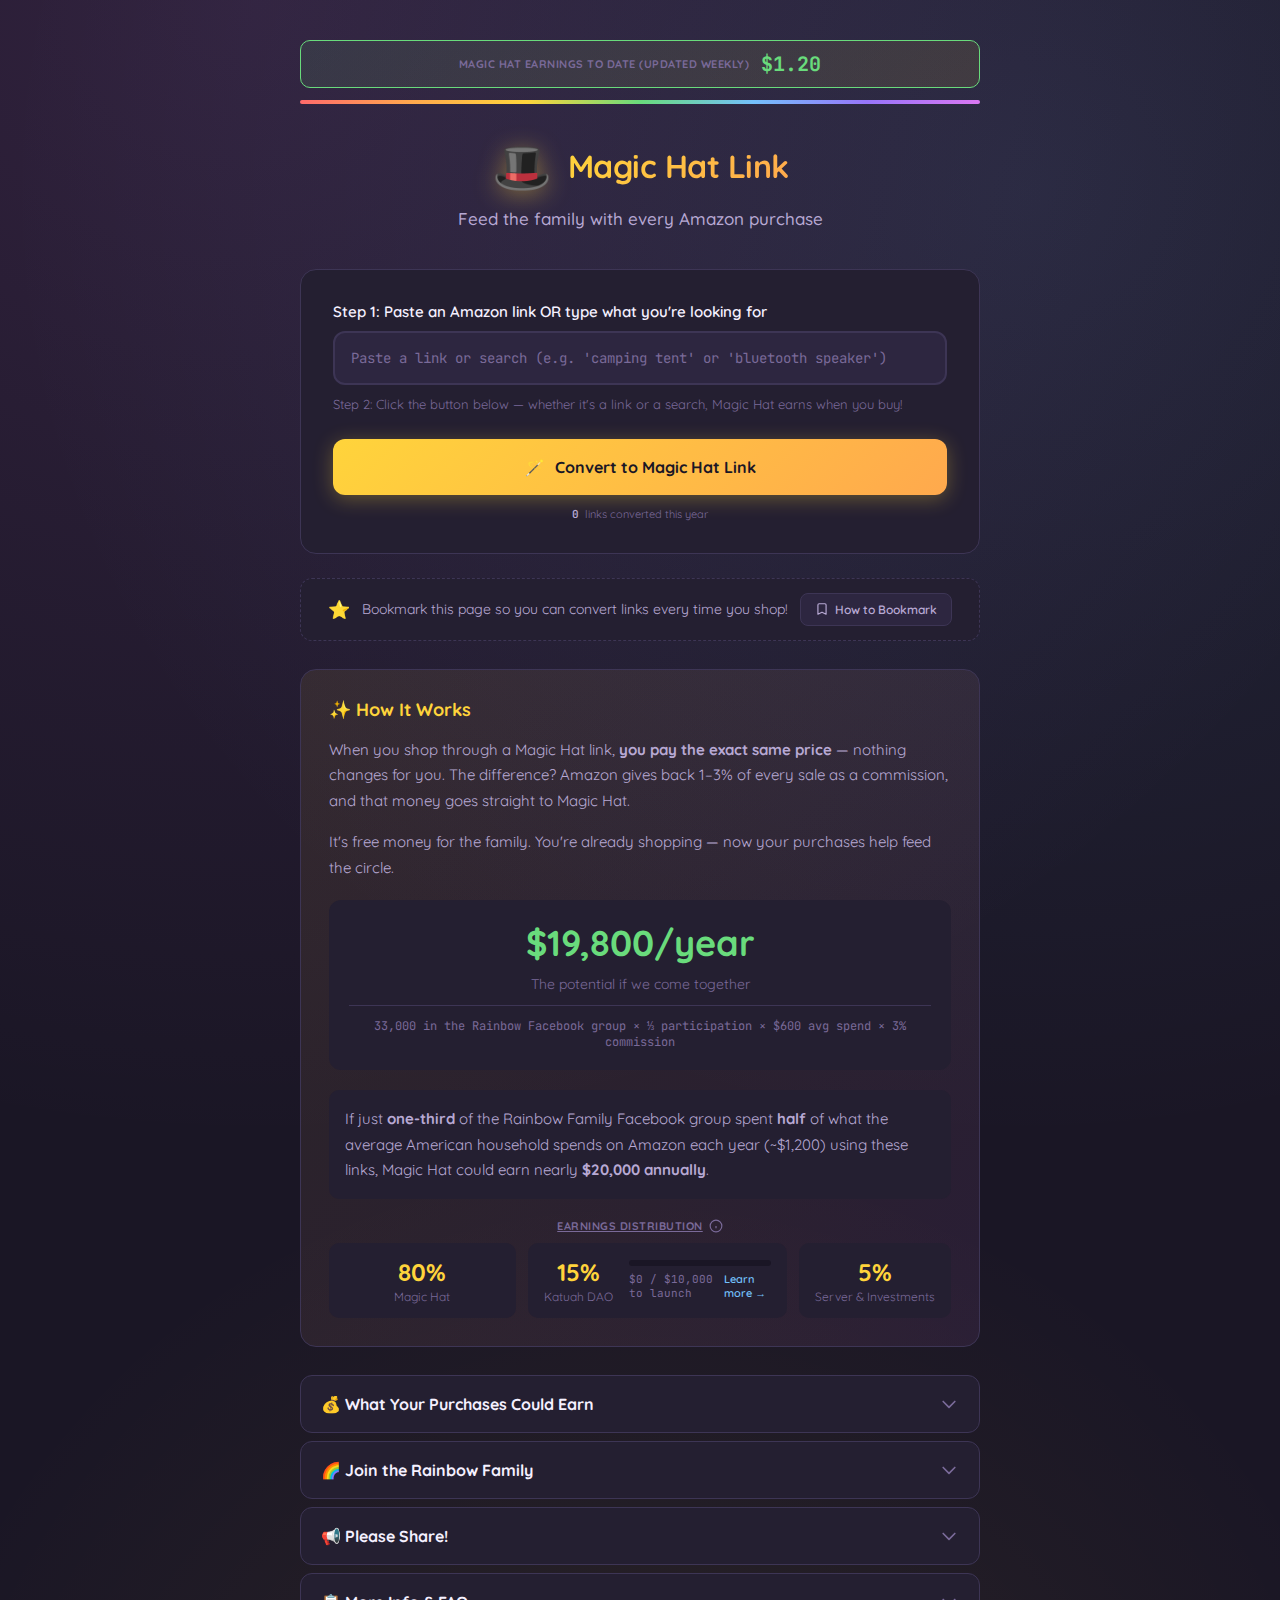
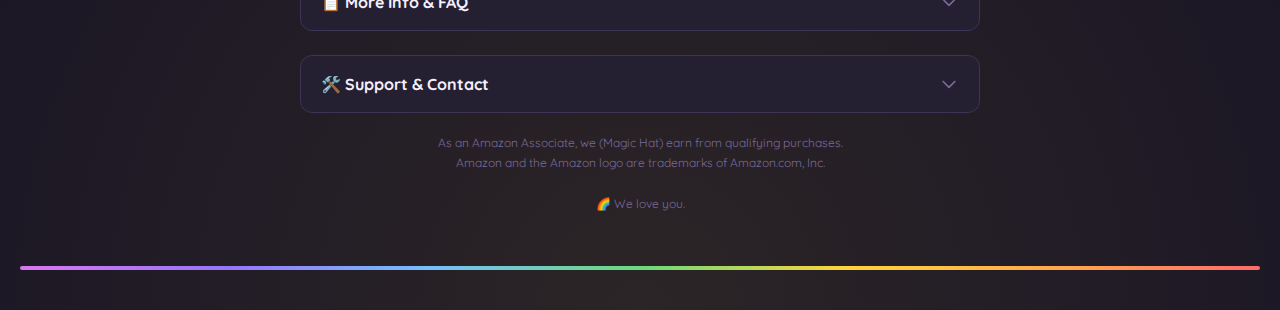
<file: LatestUpdatedHTML/rainbow-magic-hat(4).html>
<!DOCTYPE html>
<html lang="en">
<head>
    <meta charset="UTF-8">
    <meta name="viewport" content="width=device-width, initial-scale=1.0">
    <title>Magic Hat Link | Rainbow Family</title>
    <meta name="description" content="Support the Rainbow Family Magic Hat with every Amazon purchase — at no extra cost to you. Convert any Amazon link and 1-3% goes directly to feeding the family.">
    <meta name="robots" content="index, follow">
    
    <!-- Open Graph / Facebook -->
    <meta property="og:type" content="website">
    <meta property="og:title" content="Magic Hat Link | Rainbow Family">
    <meta property="og:description" content="Support the Rainbow Family Magic Hat with every Amazon purchase — at no extra cost to you. Amazon gives back 1-3% on every sale.">
    <meta property="og:image" content="https://magichatlink.com/og-image.png">
    <meta property="og:url" content="https://magichatlink.com">
    
    <!-- Twitter -->
    <meta name="twitter:card" content="summary_large_image">
    <meta name="twitter:title" content="Magic Hat Link | Rainbow Family">
    <meta name="twitter:description" content="Support the Rainbow Family Magic Hat with every Amazon purchase — at no extra cost to you.">
    <meta name="twitter:image" content="https://magichatlink.com/og-image.png">
    
    <!-- Favicon (hat emoji as SVG data URI) -->
    <link rel="icon" href="data:image/svg+xml,<svg xmlns='http://www.w3.org/2000/svg' viewBox='0 0 100 100'><text y='.9em' font-size='90'>🎩</text></svg>">
    
    <link rel="preconnect" href="https://fonts.googleapis.com">
    <link rel="preconnect" href="https://fonts.gstatic.com" crossorigin>
    <link href="https://fonts.googleapis.com/css2?family=Quicksand:wght@400;500;600;700&family=JetBrains+Mono:wght@400;500&display=swap" rel="stylesheet">
    <style>
        * {
            margin: 0;
            padding: 0;
            box-sizing: border-box;
        }

        :root {
            --bg-dark: #1a1625;
            --bg-card: #241f31;
            --bg-input: #2d2640;
            --border: #3d3555;
            --text-primary: #f5f0ff;
            --text-secondary: #b8a9d4;
            --text-muted: #7a6a99;
            
            /* Rainbow spectrum */
            --red: #ff6b6b;
            --orange: #ffa94d;
            --yellow: #ffd43b;
            --green: #69db7c;
            --blue: #74c0fc;
            --indigo: #9775fa;
            --violet: #da77f2;
            
            --accent: #ffd43b;
            --success: #69db7c;
            --error: #ff6b6b;
        }

        body {
            font-family: 'Quicksand', -apple-system, sans-serif;
            background: var(--bg-dark);
            color: var(--text-primary);
            min-height: 100vh;
            padding: 40px 20px;
            background-image: 
                radial-gradient(ellipse 100% 60% at 20% 0%, rgba(218, 119, 242, 0.12), transparent),
                radial-gradient(ellipse 80% 50% at 80% 10%, rgba(116, 192, 252, 0.1), transparent),
                radial-gradient(ellipse 60% 40% at 50% 100%, rgba(255, 212, 59, 0.08), transparent);
        }

        .container {
            width: 100%;
            max-width: 680px;
            margin: 0 auto;
        }

        header {
            text-align: center;
            margin-bottom: 40px;
        }

        .rainbow-bar {
            height: 4px;
            background: linear-gradient(90deg, 
                var(--red), var(--orange), var(--yellow), 
                var(--green), var(--blue), var(--indigo), var(--violet));
            border-radius: 2px;
            margin-bottom: 32px;
        }

        .logo {
            display: flex;
            align-items: center;
            justify-content: center;
            gap: 16px;
            margin-bottom: 12px;
        }

        .logo-icon {
            font-size: 48px;
            filter: drop-shadow(0 4px 12px rgba(255, 212, 59, 0.4));
        }

        h1 {
            font-size: 32px;
            font-weight: 700;
            letter-spacing: -0.5px;
            background: linear-gradient(135deg, var(--yellow) 0%, var(--orange) 100%);
            -webkit-background-clip: text;
            -webkit-text-fill-color: transparent;
            background-clip: text;
        }

        .subtitle {
            color: var(--text-secondary);
            font-size: 17px;
            font-weight: 500;
            margin-top: 8px;
        }

        /* Explainer Section */
        .explainer {
            background: linear-gradient(135deg, rgba(255, 212, 59, 0.08) 0%, rgba(218, 119, 242, 0.08) 100%);
            border: 1px solid var(--border);
            border-radius: 16px;
            padding: 28px;
            margin-bottom: 28px;
        }

        .explainer h2 {
            font-size: 18px;
            font-weight: 700;
            margin-bottom: 16px;
            color: var(--accent);
            display: flex;
            align-items: center;
            gap: 10px;
        }

        .explainer p {
            font-size: 15px;
            line-height: 1.7;
            color: var(--text-secondary);
            margin-bottom: 16px;
        }

        .explainer p:last-of-type {
            margin-bottom: 0;
        }

        .highlight-box {
            background: var(--bg-card);
            border-radius: 12px;
            padding: 20px;
            margin: 20px 0;
            text-align: center;
        }

        .highlight-box .big-number {
            font-size: 36px;
            font-weight: 700;
            color: var(--success);
            display: block;
            margin-bottom: 8px;
        }

        .highlight-box .context {
            font-size: 14px;
            color: var(--text-muted);
        }

        .highlight-box .formula-explain {
            font-size: 12px;
            font-family: 'JetBrains Mono', monospace;
            color: var(--text-muted);
            margin-top: 12px;
            padding-top: 12px;
            border-top: 1px solid var(--border);
        }

        .formula-note {
            font-size: 14px;
            line-height: 1.7;
            color: var(--text-secondary);
            background: var(--bg-card);
            border-radius: 10px;
            padding: 16px;
            margin-top: 16px;
        }

        .distribution-label {
            font-size: 11px;
            font-weight: 700;
            text-transform: uppercase;
            letter-spacing: 0.5px;
            color: var(--text-muted);
            margin-top: 20px;
            margin-bottom: 10px;
            text-align: center;
            text-decoration: underline;
            display: flex;
            align-items: center;
            justify-content: center;
            gap: 6px;
        }

        .info-tooltip {
            position: relative;
            display: inline-flex;
            cursor: help;
        }

        .info-icon {
            width: 14px;
            height: 14px;
            color: var(--text-muted);
            transition: color 0.2s ease;
        }

        .info-tooltip:hover .info-icon {
            color: var(--accent);
        }

        .tooltip-text {
            visibility: hidden;
            opacity: 0;
            position: absolute;
            bottom: calc(100% + 10px);
            left: 50%;
            transform: translateX(-50%);
            width: 280px;
            background: var(--bg-card);
            border: 1px solid var(--border);
            border-radius: 10px;
            padding: 14px;
            font-size: 13px;
            font-weight: 400;
            text-transform: none;
            letter-spacing: normal;
            text-decoration: none;
            text-align: left;
            line-height: 1.6;
            color: var(--text-secondary);
            box-shadow: 0 8px 32px rgba(0, 0, 0, 0.3);
            z-index: 100;
            transition: opacity 0.2s ease, visibility 0.2s ease;
        }

        .tooltip-text::after {
            content: '';
            position: absolute;
            top: 100%;
            left: 50%;
            transform: translateX(-50%);
            border: 8px solid transparent;
            border-top-color: var(--border);
        }

        .info-tooltip:hover .tooltip-text {
            visibility: visible;
            opacity: 1;
        }

        @media (max-width: 500px) {
            .tooltip-text {
                width: 220px;
                left: auto;
                right: -10px;
                transform: none;
            }
            
            .tooltip-text::after {
                left: auto;
                right: 16px;
                transform: none;
            }
        }

        .distribution {
            display: flex;
            gap: 12px;
            margin-top: 0;
            align-items: stretch;
        }

        .distribution-item {
            background: var(--bg-card);
            border-radius: 10px;
            padding: 14px 16px;
            text-align: center;
        }

        .distribution-item.magic-hat-item {
            flex: 0 0 30%;
            display: flex;
            flex-direction: column;
            justify-content: center;
        }

        .distribution-item.dao-item {
            flex: 1;
            display: flex;
            align-items: center;
            gap: 16px;
            text-align: left;
        }

        .distribution-item.server-item {
            flex: 0 0 auto;
            display: flex;
            flex-direction: column;
            justify-content: center;
        }

        .distribution-item .percent {
            font-size: 24px;
            font-weight: 700;
            color: var(--yellow);
        }

        .distribution-item .label {
            font-size: 12px;
            color: var(--text-muted);
            margin-top: 2px;
        }

        .dao-header {
            flex-shrink: 0;
            text-align: center;
        }

        .dao-item {
            position: relative;
        }

        .dao-funding {
            flex: 1;
        }

        .funding-bar {
            height: 6px;
            background: var(--bg-dark);
            border-radius: 3px;
            overflow: hidden;
            margin-bottom: 6px;
        }

        .funding-progress {
            height: 100%;
            background: linear-gradient(90deg, var(--green), var(--blue));
            border-radius: 3px;
            transition: width 0.5s ease;
        }

        .funding-text {
            display: flex;
            justify-content: space-between;
            align-items: center;
            font-size: 11px;
            color: var(--text-muted);
        }

        .funding-text span {
            font-family: 'JetBrains Mono', monospace;
        }

        .dao-learn-more {
            font-family: 'Quicksand', sans-serif;
            font-size: 11px;
            font-weight: 600;
            color: var(--blue);
            text-decoration: none;
            transition: color 0.2s ease;
        }

        .dao-learn-more:hover {
            color: var(--green);
        }

        @media (max-width: 500px) {
            .distribution {
                flex-direction: column;
            }

            .distribution-item.magic-hat-item {
                flex: none;
            }

            .distribution-item.dao-item {
                flex-direction: column;
                text-align: center;
            }

            .dao-funding {
                width: 100%;
            }

            .funding-text {
                flex-direction: column;
                gap: 4px;
            }
        }

        /* Converter Card */
        .card {
            background: var(--bg-card);
            border: 1px solid var(--border);
            border-radius: 16px;
            padding: 32px;
            margin-bottom: 24px;
        }

        .input-group {
            margin-bottom: 24px;
        }

        label {
            display: block;
            font-size: 13px;
            font-weight: 600;
            color: var(--text-secondary);
            margin-bottom: 10px;
            text-transform: uppercase;
            letter-spacing: 0.5px;
        }

        .input-label-main {
            text-transform: none;
            font-size: 15px;
            font-weight: 600;
            letter-spacing: normal;
            color: var(--text-primary);
        }

        .input-helper {
            font-size: 13px;
            color: var(--text-muted);
            margin-top: 10px;
            line-height: 1.5;
        }

        input[type="text"] {
            width: 100%;
            background: var(--bg-input);
            border: 2px solid var(--border);
            border-radius: 12px;
            padding: 16px;
            font-family: 'JetBrains Mono', monospace;
            font-size: 14px;
            color: var(--text-primary);
            transition: all 0.2s ease;
        }

        input[type="text"]:focus {
            outline: none;
            border-color: var(--accent);
            box-shadow: 0 0 0 4px rgba(255, 212, 59, 0.15);
        }

        input[type="text"]::placeholder {
            color: var(--text-muted);
        }

        .convert-btn {
            width: 100%;
            background: linear-gradient(135deg, var(--yellow) 0%, var(--orange) 100%);
            border: none;
            border-radius: 12px;
            padding: 18px 24px;
            font-family: 'Quicksand', sans-serif;
            font-size: 16px;
            font-weight: 700;
            color: #1a1625;
            cursor: pointer;
            transition: all 0.2s ease;
            box-shadow: 0 4px 20px rgba(255, 212, 59, 0.3);
            display: flex;
            align-items: center;
            justify-content: center;
            gap: 10px;
        }

        .convert-btn:hover {
            transform: translateY(-2px);
            box-shadow: 0 8px 30px rgba(255, 212, 59, 0.4);
        }

        .convert-btn:active {
            transform: translateY(0);
        }

        /* Total Earned Display */
        .total-earned {
            background: linear-gradient(135deg, rgba(105, 219, 124, 0.1) 0%, rgba(255, 212, 59, 0.1) 100%);
            border: 1px solid var(--green);
            border-radius: 10px;
            padding: 10px 16px;
            margin-bottom: 12px;
            text-align: center;
            display: flex;
            align-items: center;
            justify-content: center;
            gap: 12px;
        }

        .total-earned-label {
            font-size: 11px;
            font-weight: 700;
            text-transform: uppercase;
            letter-spacing: 0.5px;
            color: var(--text-muted);
        }

        .total-earned-amount {
            font-size: 20px;
            font-weight: 700;
            font-family: 'JetBrains Mono', monospace;
            color: var(--green);
        }

        /* Links Converted Counter */
        .links-converted {
            text-align: center;
            margin-top: 12px;
            display: flex;
            align-items: center;
            justify-content: center;
            gap: 6px;
            font-size: 11px;
            color: var(--text-muted);
        }

        .counter-number {
            font-family: 'JetBrains Mono', monospace;
            font-weight: 600;
            color: var(--text-secondary);
            font-size: 11px;
        }

        .counter-label {
            font-size: 11px;
        }

        /* Bookmark Reminder */
        .bookmark-reminder {
            background: var(--bg-card);
            border: 1px dashed var(--border);
            border-radius: 12px;
            padding: 14px 20px;
            margin-bottom: 28px;
            display: flex;
            align-items: center;
            justify-content: center;
            gap: 12px;
            flex-wrap: wrap;
            font-size: 14px;
            color: var(--text-secondary);
        }

        .bookmark-icon {
            font-size: 18px;
        }

        .bookmark-btn {
            display: inline-flex;
            align-items: center;
            gap: 6px;
            background: var(--bg-input);
            border: 1px solid var(--border);
            border-radius: 8px;
            padding: 8px 14px;
            font-family: 'Quicksand', sans-serif;
            font-size: 12px;
            font-weight: 600;
            color: var(--text-secondary);
            cursor: pointer;
            transition: all 0.2s ease;
        }

        .bookmark-btn:hover {
            border-color: var(--accent);
            color: var(--accent);
        }

        .bookmark-btn svg {
            width: 14px;
            height: 14px;
        }

        /* Bookmark Modal */
        .bookmark-modal {
            display: none;
            position: fixed;
            top: 0;
            left: 0;
            width: 100%;
            height: 100%;
            background: rgba(0, 0, 0, 0.7);
            z-index: 1000;
            align-items: center;
            justify-content: center;
            padding: 20px;
        }

        .bookmark-modal.visible {
            display: flex;
        }

        .bookmark-modal-content {
            background: var(--bg-card);
            border: 1px solid var(--border);
            border-radius: 16px;
            padding: 28px;
            max-width: 400px;
            width: 100%;
            position: relative;
        }

        .bookmark-modal h4 {
            font-size: 18px;
            font-weight: 700;
            color: var(--text-primary);
            margin-bottom: 16px;
        }

        .bookmark-modal p {
            font-size: 14px;
            line-height: 1.7;
            color: var(--text-secondary);
            margin-bottom: 12px;
        }

        .bookmark-modal code {
            background: var(--bg-input);
            padding: 2px 6px;
            border-radius: 4px;
            font-family: 'JetBrains Mono', monospace;
            font-size: 12px;
        }

        .bookmark-modal-close {
            position: absolute;
            top: 16px;
            right: 16px;
            background: none;
            border: none;
            color: var(--text-muted);
            cursor: pointer;
            font-size: 24px;
            line-height: 1;
        }

        .bookmark-modal-close:hover {
            color: var(--text-primary);
        }

        /* Success Animation & Confetti */
        .success-celebration {
            display: none;
            position: fixed;
            top: 0;
            left: 0;
            width: 100%;
            height: 100%;
            pointer-events: none;
            z-index: 999;
        }

        .success-celebration.active {
            display: block;
        }

        .confetti {
            position: absolute;
            width: 10px;
            height: 10px;
            opacity: 0;
        }

        .success-flash {
            position: fixed;
            top: 50%;
            left: 50%;
            transform: translate(-50%, -50%);
            font-size: 64px;
            opacity: 0;
            pointer-events: none;
            z-index: 1000;
        }

        .success-flash.animate {
            animation: successPop 0.6s ease-out forwards;
        }

        @keyframes successPop {
            0% { opacity: 0; transform: translate(-50%, -50%) scale(0.5); }
            50% { opacity: 1; transform: translate(-50%, -50%) scale(1.2); }
            100% { opacity: 0; transform: translate(-50%, -50%) scale(1); }
        }

        .output-section.celebrate .output-box {
            animation: celebratePulse 0.5s ease;
        }

        @keyframes celebratePulse {
            0%, 100% { box-shadow: 0 0 0 0 rgba(105, 219, 124, 0); }
            50% { box-shadow: 0 0 20px 10px rgba(105, 219, 124, 0.3); }
        }

        .output-section {
            display: none;
            margin-top: 28px;
            padding-top: 28px;
            border-top: 1px solid var(--border);
        }

        .output-section.visible {
            display: block;
            animation: fadeIn 0.3s ease;
        }

        @keyframes fadeIn {
            from { opacity: 0; transform: translateY(8px); }
            to { opacity: 1; transform: translateY(0); }
        }

        .output-label {
            display: flex;
            align-items: center;
            gap: 8px;
            margin-bottom: 10px;
        }

        .output-label .status {
            width: 8px;
            height: 8px;
            background: var(--success);
            border-radius: 50%;
            animation: pulse 2s infinite;
        }

        @keyframes pulse {
            0%, 100% { opacity: 1; }
            50% { opacity: 0.5; }
        }

        .output-box {
            background: var(--bg-input);
            border: 2px solid var(--success);
            border-radius: 12px;
            padding: 16px;
            font-family: 'JetBrains Mono', monospace;
            font-size: 13px;
            color: var(--success);
            word-break: break-all;
            line-height: 1.6;
            margin-bottom: 16px;
        }

        .output-type {
            display: inline-block;
            font-size: 12px;
            padding: 6px 10px;
            border-radius: 6px;
            margin-bottom: 12px;
            font-weight: 600;
        }

        .output-type.clean {
            background: rgba(105, 219, 124, 0.15);
            color: var(--success);
        }

        .output-type.fallback {
            background: rgba(255, 169, 77, 0.15);
            color: var(--orange);
        }

        .output-type.search {
            background: rgba(116, 192, 252, 0.15);
            color: var(--blue);
        }

        .button-row {
            display: flex;
            gap: 12px;
        }

        .action-btn {
            flex: 1;
            display: flex;
            align-items: center;
            justify-content: center;
            gap: 8px;
            background: var(--bg-input);
            border: 2px solid var(--border);
            border-radius: 12px;
            padding: 14px 20px;
            font-family: 'Quicksand', sans-serif;
            font-size: 14px;
            font-weight: 600;
            color: var(--text-primary);
            cursor: pointer;
            transition: all 0.2s ease;
        }

        .action-btn:hover {
            background: var(--border);
            border-color: var(--text-muted);
        }

        .action-btn.copied {
            background: rgba(105, 219, 124, 0.15);
            border-color: var(--success);
            color: var(--success);
        }

        .action-btn svg {
            width: 18px;
            height: 18px;
        }

        .error-message {
            display: none;
            background: rgba(255, 107, 107, 0.1);
            border: 2px solid rgba(255, 107, 107, 0.3);
            border-radius: 12px;
            padding: 14px 16px;
            margin-top: 16px;
            font-size: 14px;
            font-weight: 500;
            color: var(--error);
        }

        .error-message.visible {
            display: block;
            animation: shake 0.4s ease;
        }

        @keyframes shake {
            0%, 100% { transform: translateX(0); }
            25% { transform: translateX(-4px); }
            75% { transform: translateX(4px); }
        }

        /* Call to Action */
        .cta-section {
            background: linear-gradient(135deg, var(--bg-card) 0%, rgba(151, 117, 250, 0.1) 100%);
            border: 1px solid var(--border);
            border-radius: 16px;
            padding: 28px;
            text-align: center;
            margin-bottom: 24px;
        }

        .cta-section h3 {
            font-size: 18px;
            font-weight: 700;
            margin-bottom: 12px;
            color: var(--text-primary);
        }

        .cta-section p {
            font-size: 15px;
            color: var(--text-secondary);
            line-height: 1.6;
            margin-bottom: 20px;
        }

        .fb-link {
            display: inline-flex;
            align-items: center;
            gap: 10px;
            background: #1877f2;
            color: white;
            padding: 14px 28px;
            border-radius: 12px;
            text-decoration: none;
            font-weight: 600;
            font-size: 15px;
            transition: all 0.2s ease;
            box-shadow: 0 4px 16px rgba(24, 119, 242, 0.3);
        }

        .fb-link:hover {
            transform: translateY(-2px);
            box-shadow: 0 6px 24px rgba(24, 119, 242, 0.4);
        }

        .fb-link svg {
            width: 20px;
            height: 20px;
        }

        /* Footer */
        .disclaimer {
            text-align: center;
            font-size: 12px;
            color: var(--text-muted);
            line-height: 1.7;
            padding: 20px;
        }

        .rainbow-bar-bottom {
            height: 4px;
            background: linear-gradient(90deg, 
                var(--violet), var(--indigo), var(--blue), 
                var(--green), var(--yellow), var(--orange), var(--red));
            border-radius: 2px;
            margin-top: 32px;
        }

        /* Mobile adjustments */
        @media (max-width: 500px) {
            .distribution {
                flex-direction: column;
            }
            
            h1 {
                font-size: 26px;
            }
            
            .card, .explainer, .cta-section {
                padding: 24px;
            }

            .chart-row {
                flex-direction: column;
                align-items: flex-start;
                gap: 8px;
            }

            .chart-label {
                width: 100%;
            }

            .chart-bar-container {
                width: 100%;
            }
        }

        /* Earnings Chart */
        .earnings-chart {
            background: var(--bg-card);
            border: 1px solid var(--border);
            border-radius: 16px;
            padding: 28px;
            margin-bottom: 28px;
        }

        .earnings-chart h2 {
            font-size: 18px;
            font-weight: 700;
            margin-bottom: 8px;
            color: var(--text-primary);
        }

        .chart-subtitle {
            font-size: 14px;
            color: var(--text-muted);
            margin-bottom: 24px;
        }

        .chart-container {
            display: flex;
            flex-direction: column;
            gap: 16px;
        }

        .chart-row {
            display: flex;
            align-items: center;
            gap: 16px;
        }

        .chart-row.featured .chart-bar .bar-fill {
            background: linear-gradient(90deg, var(--yellow), var(--orange), var(--red));
        }

        .chart-row.featured .chart-value {
            color: var(--yellow);
            font-weight: 700;
        }

        .chart-label {
            width: 110px;
            flex-shrink: 0;
            font-size: 14px;
            font-weight: 600;
            color: var(--text-secondary);
        }

        .chart-bar-container {
            flex: 1;
            display: flex;
            align-items: center;
            gap: 12px;
        }

        .chart-bar {
            height: 28px;
            min-width: 20px;
            flex: 1;
            max-width: 200px;
            background: var(--bg-input);
            border-radius: 6px;
            overflow: hidden;
            position: relative;
        }

        .bar-fill {
            position: absolute;
            top: 0;
            left: 0;
            height: 100%;
            background: linear-gradient(90deg, var(--green), var(--blue), var(--indigo));
            border-radius: 6px;
            animation: shimmer 2s infinite;
        }

        @keyframes shimmer {
            0%, 100% { opacity: 0.85; }
            50% { opacity: 1; }
        }

        .chart-value {
            font-family: 'JetBrains Mono', monospace;
            font-size: 13px;
            color: var(--success);
            white-space: nowrap;
            font-weight: 500;
        }

        .chart-footer {
            margin-top: 24px;
            padding-top: 20px;
            border-top: 1px solid var(--border);
            text-align: center;
            font-size: 14px;
            color: var(--text-secondary);
            display: flex;
            align-items: center;
            justify-content: center;
            gap: 8px;
        }

        .sparkle {
            animation: sparkle 1.5s infinite;
        }

        @keyframes sparkle {
            0%, 100% { opacity: 1; transform: scale(1); }
            50% { opacity: 0.6; transform: scale(0.9); }
        }

        /* Services Promo */
        .services-promo {
            background: linear-gradient(135deg, rgba(105, 219, 124, 0.08) 0%, rgba(116, 192, 252, 0.08) 100%);
            border: 1px solid var(--border);
            border-radius: 16px;
            padding: 24px;
            margin-bottom: 24px;
        }

        .promo-item {
            display: flex;
            align-items: flex-start;
            gap: 16px;
        }

        .promo-icon {
            font-size: 32px;
            flex-shrink: 0;
        }

        .promo-content h4 {
            font-size: 16px;
            font-weight: 700;
            color: var(--text-primary);
            margin-bottom: 8px;
        }

        .promo-content p {
            font-size: 14px;
            line-height: 1.6;
            color: var(--text-secondary);
            margin-bottom: 12px;
        }

        .promo-link {
            display: inline-block;
            font-size: 14px;
            font-weight: 600;
            color: var(--green);
            text-decoration: none;
            transition: color 0.2s ease;
        }

        .promo-link:hover {
            color: var(--blue);
        }

        .promo-divider {
            height: 1px;
            background: var(--border);
            margin: 20px 0;
        }

        .donate-btn {
            display: inline-flex;
            align-items: center;
            gap: 8px;
            padding: 12px 24px;
            background: linear-gradient(135deg, var(--violet) 0%, var(--indigo) 100%);
            color: white;
            font-family: 'Quicksand', sans-serif;
            font-size: 14px;
            font-weight: 700;
            text-decoration: none;
            border-radius: 10px;
            transition: all 0.2s ease;
            box-shadow: 0 4px 16px rgba(218, 119, 242, 0.3);
        }

        .donate-btn:hover {
            transform: translateY(-2px);
            box-shadow: 0 6px 24px rgba(218, 119, 242, 0.4);
        }

        .donate-btn svg {
            width: 18px;
            height: 18px;
        }

        .contact-btn {
            display: inline-flex;
            align-items: center;
            gap: 8px;
            padding: 12px 24px;
            background: linear-gradient(135deg, var(--blue) 0%, var(--green) 100%);
            color: #1a1625;
            font-family: 'Quicksand', sans-serif;
            font-size: 14px;
            font-weight: 700;
            text-decoration: none;
            border-radius: 10px;
            transition: all 0.2s ease;
            box-shadow: 0 4px 16px rgba(116, 192, 252, 0.3);
        }

        .contact-btn:hover {
            transform: translateY(-2px);
            box-shadow: 0 6px 24px rgba(116, 192, 252, 0.4);
        }

        .contact-btn svg {
            width: 18px;
            height: 18px;
        }

        /* Share Section */
        .share-section {
            background: var(--bg-card);
            border: 1px solid var(--border);
            border-radius: 16px;
            padding: 28px;
            margin-bottom: 24px;
            text-align: center;
        }

        .share-header {
            display: flex;
            align-items: center;
            justify-content: center;
            gap: 12px;
            margin-bottom: 12px;
        }

        .share-icon {
            font-size: 28px;
        }

        .share-section h3 {
            font-size: 20px;
            font-weight: 700;
            color: var(--accent);
        }

        .share-section > p {
            font-size: 15px;
            line-height: 1.7;
            color: var(--text-secondary);
            margin-bottom: 24px;
            max-width: 480px;
            margin-left: auto;
            margin-right: auto;
        }

        .share-buttons {
            display: flex;
            flex-wrap: wrap;
            justify-content: center;
            gap: 10px;
            margin-bottom: 20px;
        }

        .share-btn {
            display: inline-flex;
            align-items: center;
            gap: 8px;
            padding: 12px 18px;
            border-radius: 10px;
            font-family: 'Quicksand', sans-serif;
            font-size: 14px;
            font-weight: 600;
            text-decoration: none;
            border: none;
            cursor: pointer;
            transition: all 0.2s ease;
        }

        .share-btn svg {
            width: 18px;
            height: 18px;
        }

        .share-btn.facebook {
            background: #1877f2;
            color: white;
        }

        .share-btn.facebook:hover {
            background: #0d65d9;
        }

        .share-btn.twitter {
            background: #000;
            color: white;
        }

        .share-btn.twitter:hover {
            background: #333;
        }

        .share-btn.reddit {
            background: #ff4500;
            color: white;
        }

        .share-btn.reddit:hover {
            background: #e03d00;
        }

        .share-btn.email {
            background: var(--indigo);
            color: white;
        }

        .share-btn.email:hover {
            background: #8363e8;
        }

        .share-btn.copy-link {
            background: var(--bg-input);
            color: var(--text-primary);
            border: 2px solid var(--border);
        }

        .share-btn.copy-link:hover {
            border-color: var(--accent);
            color: var(--accent);
        }

        .share-btn.copy-link.copied {
            background: rgba(105, 219, 124, 0.15);
            border-color: var(--success);
            color: var(--success);
        }

        .share-note {
            font-size: 14px;
            color: var(--text-muted);
            margin: 0;
        }

        @media (max-width: 500px) {
            .share-buttons {
                flex-direction: column;
            }
            
            .share-btn {
                width: 100%;
                justify-content: center;
            }
        }

        /* FAQ Accordion */
        .faq-section {
            background: var(--bg-card);
            border: 1px solid var(--border);
            border-radius: 16px;
            padding: 28px;
            margin-bottom: 24px;
        }

        .faq-section h3 {
            font-size: 18px;
            font-weight: 700;
            color: var(--text-primary);
            margin-bottom: 20px;
            text-align: center;
        }

        .accordion {
            display: flex;
            flex-direction: column;
            gap: 8px;
        }

        .accordion-item {
            border: 1px solid var(--border);
            border-radius: 12px;
            overflow: hidden;
            background: var(--bg-input);
        }

        .accordion-header {
            width: 100%;
            display: flex;
            align-items: center;
            justify-content: space-between;
            gap: 16px;
            padding: 16px 20px;
            background: transparent;
            border: none;
            cursor: pointer;
            text-align: left;
            font-family: 'Quicksand', sans-serif;
            font-size: 15px;
            font-weight: 600;
            color: var(--text-primary);
            transition: all 0.2s ease;
        }

        .accordion-header:hover {
            color: var(--accent);
        }

        .accordion-header span {
            flex: 1;
        }

        .accordion-icon {
            width: 20px;
            height: 20px;
            flex-shrink: 0;
            color: var(--text-muted);
            transition: transform 0.3s ease;
        }

        .accordion-item.active .accordion-icon {
            transform: rotate(180deg);
            color: var(--accent);
        }

        .accordion-content {
            max-height: 0;
            overflow: hidden;
            transition: max-height 0.3s ease, padding 0.3s ease;
        }

        .accordion-item.active .accordion-content {
            max-height: 300px;
        }

        .accordion-content p {
            padding: 0 20px 20px 20px;
            font-size: 14px;
            line-height: 1.7;
            color: var(--text-secondary);
            margin: 0;
        }

        /* Main Page Accordion */
        .main-accordion {
            display: flex;
            flex-direction: column;
            gap: 8px;
            margin-bottom: 24px;
        }

        .main-accordion-item {
            background: var(--bg-card);
            border: 1px solid var(--border);
            border-radius: 12px;
            overflow: hidden;
        }

        .main-accordion-header {
            width: 100%;
            display: flex;
            align-items: center;
            justify-content: space-between;
            gap: 16px;
            padding: 18px 20px;
            background: transparent;
            border: none;
            cursor: pointer;
            text-align: left;
            font-family: 'Quicksand', sans-serif;
            font-size: 16px;
            font-weight: 700;
            color: var(--text-primary);
            transition: all 0.2s ease;
        }

        .main-accordion-header:hover {
            color: var(--accent);
        }

        .main-accordion-header span {
            flex: 1;
        }

        .main-accordion-item .accordion-icon {
            width: 20px;
            height: 20px;
            flex-shrink: 0;
            color: var(--text-muted);
            transition: transform 0.3s ease;
        }

        .main-accordion-item.active .accordion-icon {
            transform: rotate(180deg);
            color: var(--accent);
        }

        .main-accordion-content {
            max-height: 0;
            overflow: hidden;
            transition: max-height 0.4s ease;
        }

        .main-accordion-item.active .main-accordion-content {
            max-height: 2000px;
        }

        /* Inner content styling */
        .earnings-chart-inner,
        .cta-inner,
        .share-inner,
        .faq-inner,
        .services-inner {
            padding: 0 20px 20px 20px;
        }

        .cta-inner {
            text-align: center;
        }

        .cta-inner p {
            font-size: 15px;
            line-height: 1.7;
            color: var(--text-secondary);
            margin-bottom: 20px;
        }

        .share-inner p {
            font-size: 15px;
            line-height: 1.7;
            color: var(--text-secondary);
            margin-bottom: 20px;
            text-align: center;
        }

        .share-inner .share-buttons {
            margin-bottom: 16px;
        }

        .share-inner .share-note {
            text-align: center;
        }

        .faq-inner .accordion {
            margin: 0;
        }

        .services-inner .promo-item {
            display: flex;
            align-items: flex-start;
            gap: 16px;
            padding: 16px 0;
        }

        .services-inner .promo-divider {
            height: 1px;
            background: var(--border);
        }
    </style>
</head>
<body>
    <div class="container">
        <!-- Total Earned Display -->
        <div class="total-earned">
            <div class="total-earned-label">Magic Hat Earnings To Date (updated weekly)</div>
            <div class="total-earned-amount">
                <!-- ====== UPDATE THIS NUMBER ====== -->
                $1.20
                <!-- ================================ -->
            </div>
        </div>

        <div class="rainbow-bar"></div>
        
        <header>
            <div class="logo">
                <span class="logo-icon">🎩</span>
                <h1>Magic Hat Link</h1>
            </div>
            <p class="subtitle">Feed the family with every Amazon purchase</p>
        </header>

        <!-- Converter - FIRST -->
        <div class="card">
            <div class="input-group">
                <label class="input-label-main">Step 1: Paste an Amazon link OR type what you're looking for</label>
                <input 
                    type="text" 
                    id="inputUrl" 
                    placeholder="Paste a link or search (e.g. 'camping tent' or 'bluetooth speaker')"
                    autocomplete="off"
                    spellcheck="false"
                >
                <p class="input-helper">Step 2: Click the button below — whether it's a link or a search, Magic Hat earns when you buy!</p>
            </div>

            <button class="convert-btn" id="convertBtn">
                <span>🪄</span>
                Convert to Magic Hat Link
            </button>

            <div class="links-converted">
                <!-- ====== UPDATE THIS NUMBER ====== -->
                <span class="counter-number" id="linksCounter">0</span>
                <!-- ================================ -->
                <span class="counter-label">links converted this year</span>
            </div>

            <div class="error-message" id="errorMessage"></div>

            <div class="output-section" id="outputSection">
                <div class="output-label">
                    <span class="status"></span>
                    <label style="margin: 0;">Your Magic Hat Link</label>
                </div>
                <span class="output-type" id="outputType"></span>
                <div class="output-box" id="outputUrl"></div>
                <div class="button-row">
                    <button class="action-btn" id="copyBtn">
                        <svg xmlns="http://www.w3.org/2000/svg" fill="none" viewBox="0 0 24 24" stroke="currentColor" stroke-width="2">
                            <path stroke-linecap="round" stroke-linejoin="round" d="M8 16H6a2 2 0 01-2-2V6a2 2 0 012-2h8a2 2 0 012 2v2m-6 12h8a2 2 0 002-2v-8a2 2 0 00-2-2h-8a2 2 0 00-2 2v8a2 2 0 002 2z" />
                        </svg>
                        <span>Copy</span>
                    </button>
                    <button class="action-btn" id="openBtn">
                        <svg xmlns="http://www.w3.org/2000/svg" fill="none" viewBox="0 0 24 24" stroke="currentColor" stroke-width="2">
                            <path stroke-linecap="round" stroke-linejoin="round" d="M10 6H6a2 2 0 00-2 2v10a2 2 0 002 2h10a2 2 0 002-2v-4M14 4h6m0 0v6m0-6L10 14" />
                        </svg>
                        <span>Shop</span>
                    </button>
                </div>
            </div>
        </div>

        <!-- Bookmark Reminder -->
        <div class="bookmark-reminder">
            <span class="bookmark-icon">⭐</span>
            <span>Bookmark this page so you can convert links every time you shop!</span>
            <button class="bookmark-btn" id="bookmarkBtn">
                <svg xmlns="http://www.w3.org/2000/svg" viewBox="0 0 24 24" fill="none" stroke="currentColor" stroke-width="2">
                    <path stroke-linecap="round" stroke-linejoin="round" d="M5 5a2 2 0 012-2h10a2 2 0 012 2v16l-7-3.5L5 21V5z"/>
                </svg>
                How to Bookmark
            </button>
        </div>

        <!-- Explainer -->
        <div class="explainer">
            <h2>✨ How It Works</h2>
            <p>
                When you shop through a Magic Hat link, <strong>you pay the exact same price</strong> — nothing changes for you. 
                The difference? Amazon gives back 1–3% of every sale as a commission, and that money goes straight to Magic Hat.
            </p>
            <p>
                It's free money for the family. You're already shopping — now your purchases help feed the circle.
            </p>
            
            <div class="highlight-box">
                <span class="big-number">$19,800/year</span>
                <span class="context">The potential if we come together</span>
                <div class="formula-explain">
                    33,000 in the Rainbow Facebook group × ⅓ participation × $600 avg spend × 3% commission
                </div>
            </div>
            
            <p class="formula-note">
                If just <strong>one-third</strong> of the Rainbow Family Facebook group spent <strong>half</strong> of what the average American household spends on Amazon each year (~$1,200) using these links, Magic Hat could earn nearly <strong>$20,000 annually</strong>.
            </p>

            <div class="distribution-label">
                Earnings Distribution
                <span class="info-tooltip">
                    <svg class="info-icon" xmlns="http://www.w3.org/2000/svg" viewBox="0 0 24 24" fill="none" stroke="currentColor" stroke-width="2">
                        <circle cx="12" cy="12" r="10"/>
                        <path d="M12 16v-4M12 8h.01"/>
                    </svg>
                    <span class="tooltip-text">When Amazon pays out commissions: 80% goes directly to Magic Hat to feed the family at gatherings. 15% goes toward Katuah DAO — a community fund that launches once we hit $10,000, governed by regional family representatives. 5% covers server costs and future investments in Rainbow projects.</span>
                </span>
            </div>

            <div class="distribution">
                <div class="distribution-item magic-hat-item">
                    <div class="percent">80%</div>
                    <div class="label">Magic Hat</div>
                </div>
                <div class="distribution-item dao-item">
                    <div class="dao-header">
                        <div class="percent">15%</div>
                        <div class="label">Katuah DAO</div>
                    </div>
                    <div class="dao-funding">
                        <div class="funding-bar">
                            <div class="funding-progress" style="width: 0%;"></div>
                        </div>
                        <div class="funding-text">
                            <span>$0 / $10,000 to launch</span>
                            <a href="#" class="dao-learn-more">Learn more →</a>
                        </div>
                    </div>
                </div>
                <div class="distribution-item server-item">
                    <div class="percent">5%</div>
                    <div class="label">Server & Investments</div>
                </div>
            </div>
        </div>

        <!-- Main Page Accordion -->
        <div class="main-accordion">
            <div class="main-accordion-item">
                <button class="main-accordion-header">
                    <span>💰 What Your Purchases Could Earn</span>
                    <svg class="accordion-icon" xmlns="http://www.w3.org/2000/svg" viewBox="0 0 24 24" fill="none" stroke="currentColor" stroke-width="2">
                        <path stroke-linecap="round" stroke-linejoin="round" d="M19 9l-7 7-7-7"/>
                    </svg>
                </button>
                <div class="main-accordion-content">
                    <!-- Earnings Chart -->
                    <div class="earnings-chart-inner">
                        <p class="chart-subtitle">Amazon pays 1-3% commission depending on category</p>
                        
                        <div class="chart-container">
                <div class="chart-row">
                    <div class="chart-label">$25 purchase</div>
                    <div class="chart-bar-container">
                        <div class="chart-bar">
                            <span class="bar-fill" style="width: 5%;"></span>
                        </div>
                        <span class="chart-value">$0.25 – $0.75</span>
                    </div>
                </div>
                <div class="chart-row">
                    <div class="chart-label">$50 purchase</div>
                    <div class="chart-bar-container">
                        <div class="chart-bar">
                            <span class="bar-fill" style="width: 10%;"></span>
                        </div>
                        <span class="chart-value">$0.50 – $1.50</span>
                    </div>
                </div>
                <div class="chart-row">
                    <div class="chart-label">$100 purchase</div>
                    <div class="chart-bar-container">
                        <div class="chart-bar">
                            <span class="bar-fill" style="width: 20%;"></span>
                        </div>
                        <span class="chart-value">$1.00 – $3.00</span>
                    </div>
                </div>
                <div class="chart-row">
                    <div class="chart-label">$200 purchase</div>
                    <div class="chart-bar-container">
                        <div class="chart-bar">
                            <span class="bar-fill" style="width: 40%;"></span>
                        </div>
                        <span class="chart-value">$2.00 – $6.00</span>
                    </div>
                </div>
                <div class="chart-row featured">
                    <div class="chart-label">$500 purchase</div>
                    <div class="chart-bar-container">
                        <div class="chart-bar">
                            <span class="bar-fill" style="width: 100%;"></span>
                        </div>
                        <span class="chart-value">$5.00 – $15.00</span>
                    </div>
                </div>
            </div>

            <div class="chart-footer">
                <span class="sparkle">✨</span>
                <span>Every dollar adds up — thank you for feeding the family</span>
                <span class="sparkle">✨</span>
            </div>
                    </div>
                </div>
            </div>

            <div class="main-accordion-item">
                <button class="main-accordion-header">
                    <span>🌈 Join the Rainbow Family</span>
                    <svg class="accordion-icon" xmlns="http://www.w3.org/2000/svg" viewBox="0 0 24 24" fill="none" stroke="currentColor" stroke-width="2">
                        <path stroke-linecap="round" stroke-linejoin="round" d="M19 9l-7 7-7-7"/>
                    </svg>
                </button>
                <div class="main-accordion-content">
                    <!-- CTA -->
                    <div class="cta-inner">
                        <p>
                            Connect with the community, find gatherings, and learn more about 
                            how we take care of each other.
                        </p>
                        <a href="https://www.facebook.com/groups/RainbowFamilyofLivingLight/" target="_blank" rel="noopener" class="fb-link">
                            <svg xmlns="http://www.w3.org/2000/svg" viewBox="0 0 24 24" fill="currentColor">
                                <path d="M24 12.073c0-6.627-5.373-12-12-12s-12 5.373-12 12c0 5.99 4.388 10.954 10.125 11.854v-8.385H7.078v-3.47h3.047V9.43c0-3.007 1.792-4.669 4.533-4.669 1.312 0 2.686.235 2.686.235v2.953H15.83c-1.491 0-1.956.925-1.956 1.874v2.25h3.328l-.532 3.47h-2.796v8.385C19.612 23.027 24 18.062 24 12.073z"/>
                            </svg>
                            National Rainbow Family Page
                        </a>
                    </div>
                </div>
            </div>

            <div class="main-accordion-item">
                <button class="main-accordion-header">
                    <span>📢 Please Share!</span>
                    <svg class="accordion-icon" xmlns="http://www.w3.org/2000/svg" viewBox="0 0 24 24" fill="none" stroke="currentColor" stroke-width="2">
                        <path stroke-linecap="round" stroke-linejoin="round" d="M19 9l-7 7-7-7"/>
                    </svg>
                </button>
                <div class="main-accordion-content">
                    <!-- Share Section -->
                    <div class="share-inner">
                        <p>
                            Even if you don't use this yourself, every person who does puts dollars directly into Magic Hat. 
                            Spread the word — it takes 10 seconds and helps feed the family.
                        </p>
                        
                        <div class="share-buttons">
                            <a href="https://www.facebook.com/sharer/sharer.php?u=YOURURL&quote=Support%20the%20Rainbow%20Family%20Magic%20Hat%20with%20every%20Amazon%20purchase%20%E2%80%94%20at%20no%20extra%20cost%20to%20you!%20%F0%9F%8C%88" target="_blank" rel="noopener" class="share-btn facebook">
                                <svg xmlns="http://www.w3.org/2000/svg" viewBox="0 0 24 24" fill="currentColor">
                                    <path d="M24 12.073c0-6.627-5.373-12-12-12s-12 5.373-12 12c0 5.99 4.388 10.954 10.125 11.854v-8.385H7.078v-3.47h3.047V9.43c0-3.007 1.792-4.669 4.533-4.669 1.312 0 2.686.235 2.686.235v2.953H15.83c-1.491 0-1.956.925-1.956 1.874v2.25h3.328l-.532 3.47h-2.796v8.385C19.612 23.027 24 18.062 24 12.073z"/>
                                </svg>
                                Facebook
                            </a>
                            <a href="https://twitter.com/intent/tweet?text=Support%20the%20Rainbow%20Family%20Magic%20Hat%20with%20every%20Amazon%20purchase%20%E2%80%94%20at%20no%20extra%20cost%20to%20you!%20%F0%9F%8C%88&url=YOURURL" target="_blank" rel="noopener" class="share-btn twitter">
                                <svg xmlns="http://www.w3.org/2000/svg" viewBox="0 0 24 24" fill="currentColor">
                                    <path d="M18.244 2.25h3.308l-7.227 8.26 8.502 11.24H16.17l-5.214-6.817L4.99 21.75H1.68l7.73-8.835L1.254 2.25H8.08l4.713 6.231zm-1.161 17.52h1.833L7.084 4.126H5.117z"/>
                                </svg>
                                X / Twitter
                            </a>
                            <a href="https://www.reddit.com/submit?url=YOURURL&title=Support%20Rainbow%20Family%20Magic%20Hat%20with%20Amazon%20purchases" target="_blank" rel="noopener" class="share-btn reddit">
                                <svg xmlns="http://www.w3.org/2000/svg" viewBox="0 0 24 24" fill="currentColor">
                                    <path d="M12 0A12 12 0 0 0 0 12a12 12 0 0 0 12 12 12 12 0 0 0 12-12A12 12 0 0 0 12 0zm5.01 4.744c.688 0 1.25.561 1.25 1.249a1.25 1.25 0 0 1-2.498.056l-2.597-.547-.8 3.747c1.824.07 3.48.632 4.674 1.488.308-.309.73-.491 1.207-.491.968 0 1.754.786 1.754 1.754 0 .716-.435 1.333-1.01 1.614a3.111 3.111 0 0 1 .042.52c0 2.694-3.13 4.87-7.004 4.87-3.874 0-7.004-2.176-7.004-4.87 0-.183.015-.366.043-.534A1.748 1.748 0 0 1 4.028 12c0-.968.786-1.754 1.754-1.754.463 0 .898.196 1.207.49 1.207-.883 2.878-1.43 4.744-1.487l.885-4.182a.342.342 0 0 1 .14-.197.35.35 0 0 1 .238-.042l2.906.617a1.214 1.214 0 0 1 1.108-.701zM9.25 12C8.561 12 8 12.562 8 13.25c0 .687.561 1.248 1.25 1.248.687 0 1.248-.561 1.248-1.249 0-.688-.561-1.249-1.249-1.249zm5.5 0c-.687 0-1.248.561-1.248 1.25 0 .687.561 1.248 1.249 1.248.688 0 1.249-.561 1.249-1.249 0-.687-.562-1.249-1.25-1.249zm-5.466 3.99a.327.327 0 0 0-.231.094.33.33 0 0 0 0 .463c.842.842 2.484.913 2.961.913.477 0 2.105-.056 2.961-.913a.361.361 0 0 0 .029-.463.33.33 0 0 0-.464 0c-.547.533-1.684.73-2.512.73-.828 0-1.979-.196-2.512-.73a.326.326 0 0 0-.232-.095z"/>
                                </svg>
                                Reddit
                            </a>
                            <a href="/cdn-cgi/l/email-protection#[base64]" class="share-btn email">
                                <svg xmlns="http://www.w3.org/2000/svg" viewBox="0 0 24 24" fill="none" stroke="currentColor" stroke-width="2">
                                    <path stroke-linecap="round" stroke-linejoin="round" d="M3 8l7.89 5.26a2 2 0 002.22 0L21 8M5 19h14a2 2 0 002-2V7a2 2 0 00-2-2H5a2 2 0 00-2 2v10a2 2 0 002 2z"/>
                                </svg>
                                Email
                            </a>
                            <button class="share-btn copy-link" id="copyLinkBtn">
                                <svg xmlns="http://www.w3.org/2000/svg" viewBox="0 0 24 24" fill="none" stroke="currentColor" stroke-width="2">
                                    <path stroke-linecap="round" stroke-linejoin="round" d="M13.828 10.172a4 4 0 00-5.656 0l-4 4a4 4 0 105.656 5.656l1.102-1.101m-.758-4.899a4 4 0 005.656 0l4-4a4 4 0 00-5.656-5.656l-1.1 1.1"/>
                                </svg>
                                <span>Copy Link</span>
                            </button>
                        </div>

                        <p class="share-note">
                            🙏 Thank you for helping spread the word
                        </p>
                    </div>
                </div>
            </div>

            <div class="main-accordion-item">
                <button class="main-accordion-header">
                    <span>📋 More Info & FAQ</span>
                    <svg class="accordion-icon" xmlns="http://www.w3.org/2000/svg" viewBox="0 0 24 24" fill="none" stroke="currentColor" stroke-width="2">
                        <path stroke-linecap="round" stroke-linejoin="round" d="M19 9l-7 7-7-7"/>
                    </svg>
                </button>
                <div class="main-accordion-content">
                    <!-- FAQ Accordion -->
                    <div class="faq-inner">
                <div class="accordion-item">
                    <button class="accordion-header">
                        <span>Will I be able to see how much I earned for Magic Hat once I use the link?</span>
                        <svg class="accordion-icon" xmlns="http://www.w3.org/2000/svg" viewBox="0 0 24 24" fill="none" stroke="currentColor" stroke-width="2">
                            <path stroke-linecap="round" stroke-linejoin="round" d="M19 9l-7 7-7-7"/>
                        </svg>
                    </button>
                    <div class="accordion-content">
                        <p>We're working on it. It can take a few days for Amazon Associates to pay out, so tracking individual purchase earnings may be tricky — however transparency is a top priority and select family will have full access to the account for verification.</p>
                    </div>
                </div>

                <div class="accordion-item">
                    <button class="accordion-header">
                        <span>Who runs the Amazon Associates account?</span>
                        <svg class="accordion-icon" xmlns="http://www.w3.org/2000/svg" viewBox="0 0 24 24" fill="none" stroke="currentColor" stroke-width="2">
                            <path stroke-linecap="round" stroke-linejoin="round" d="M19 9l-7 7-7-7"/>
                        </svg>
                    </button>
                    <div class="accordion-content">
                        <p>A Katuah member for now, soon an elder, and eventually an LLC.</p>
                    </div>
                </div>

                <div class="accordion-item">
                    <button class="accordion-header">
                        <span>What can I do to pitch in aside from using the site?</span>
                        <svg class="accordion-icon" xmlns="http://www.w3.org/2000/svg" viewBox="0 0 24 24" fill="none" stroke="currentColor" stroke-width="2">
                            <path stroke-linecap="round" stroke-linejoin="round" d="M19 9l-7 7-7-7"/>
                        </svg>
                    </button>
                    <div class="accordion-content">
                        <p>Recommend us to anyone you know who might need a website or web app created! We'll kick a percentage down to Magic Hat and give you a commission.</p>
                    </div>
                </div>

                <div class="accordion-item">
                    <button class="accordion-header">
                        <span>When will the money actually go into the hands of Rainbow Family?</span>
                        <svg class="accordion-icon" xmlns="http://www.w3.org/2000/svg" viewBox="0 0 24 24" fill="none" stroke="currentColor" stroke-width="2">
                            <path stroke-linecap="round" stroke-linejoin="round" d="M19 9l-7 7-7-7"/>
                        </svg>
                    </button>
                    <div class="accordion-content">
                        <p>During the first week of Nationals each year, someone from our team will personally contribute the year's earnings to Magic Hat. If a better option arises, we're happy to consider it. Sending money to kitchens in advance of the gathering in order to arrive fully stocked is also a possibility.</p>
                    </div>
                </div>

                <div class="accordion-item">
                    <button class="accordion-header">
                        <span>Have a good idea?</span>
                        <svg class="accordion-icon" xmlns="http://www.w3.org/2000/svg" viewBox="0 0 24 24" fill="none" stroke="currentColor" stroke-width="2">
                            <path stroke-linecap="round" stroke-linejoin="round" d="M19 9l-7 7-7-7"/>
                        </svg>
                    </button>
                    <div class="accordion-content">
                        <p>Let's chat! If your idea involves helping out the family, we may be able to build it for free. If it's a commercial venture, we can offer you our 30+ years collective experience and a good ole fashioned family discount.</p>
                    </div>
                </div>

                <div class="accordion-item">
                    <button class="accordion-header">
                        <span>Long term plans?</span>
                        <svg class="accordion-icon" xmlns="http://www.w3.org/2000/svg" viewBox="0 0 24 24" fill="none" stroke="currentColor" stroke-width="2">
                            <path stroke-linecap="round" stroke-linejoin="round" d="M19 9l-7 7-7-7"/>
                        </svg>
                    </button>
                    <div class="accordion-content">
                        <p>I'd like to hand this off to a group of family representatives — one from FL, TX, Katuah, New England, Great Lakes, AZ, and West Coast. Each regional member would be responsible for voting and representing their family on decisions regarding the continued operation of this project.</p>
                    </div>
                </div>

                <div class="accordion-item">
                    <button class="accordion-header">
                        <span>Who are we?</span>
                        <svg class="accordion-icon" xmlns="http://www.w3.org/2000/svg" viewBox="0 0 24 24" fill="none" stroke="currentColor" stroke-width="2">
                            <path stroke-linecap="round" stroke-linejoin="round" d="M19 9l-7 7-7-7"/>
                        </svg>
                    </button>
                    <div class="accordion-content">
                        <p>We're Katuah fam — we love you :)</p>
                    </div>
                </div>
                </div>
                    </div>
                </div>
            </div>

            <div class="main-accordion-item">
                <button class="main-accordion-header">
                    <span>🛠️ Support & Contact</span>
                    <svg class="accordion-icon" xmlns="http://www.w3.org/2000/svg" viewBox="0 0 24 24" fill="none" stroke="currentColor" stroke-width="2">
                        <path stroke-linecap="round" stroke-linejoin="round" d="M19 9l-7 7-7-7"/>
                    </svg>
                </button>
                <div class="main-accordion-content">
                    <!-- Services Promo -->
                    <div class="services-inner">
                        <div class="promo-item">
                            <span class="promo-icon">🌐</span>
                            <div class="promo-content">
                                <h4>Need a website or app?</h4>
                                <p>Let the family build it for you. A portion of every project goes straight to Magic Hat — so even your business helps feed the circle.</p>
                                <a href="#" class="promo-link">Learn more →</a>
                            </div>
                        </div>
                        
                        <div class="promo-divider"></div>
                        
                        <div class="promo-item">
                            <span class="promo-icon">💜</span>
                            <div class="promo-content">
                                <h4>Tip The Team</h4>
                                <p>Contributions go directly to our dev team (not Magic Hat) and help us build more apps and projects that support Rainbow.</p>
                                <a href="#" class="donate-btn">
                                    <svg xmlns="http://www.w3.org/2000/svg" viewBox="0 0 24 24" fill="none" stroke="currentColor" stroke-width="2">
                                        <path stroke-linecap="round" stroke-linejoin="round" d="M4.318 6.318a4.5 4.5 0 000 6.364L12 20.364l7.682-7.682a4.5 4.5 0 00-6.364-6.364L12 7.636l-1.318-1.318a4.5 4.5 0 00-6.364 0z"/>
                                    </svg>
                                    Contribute
                                </a>
                            </div>
                        </div>
                        
                        <div class="promo-divider"></div>
                        
                        <div class="promo-item">
                            <span class="promo-icon">✉️</span>
                            <div class="promo-content">
                                <h4>Contact us</h4>
                                <p>Questions, ideas, or just want to know who's behind this? Reach out directly.</p>
                                <a href="https://www.facebook.com/mikeosborne42" target="_blank" rel="noopener" class="contact-btn">
                                    <svg xmlns="http://www.w3.org/2000/svg" viewBox="0 0 24 24" fill="currentColor">
                                        <path d="M24 12.073c0-6.627-5.373-12-12-12s-12 5.373-12 12c0 5.99 4.388 10.954 10.125 11.854v-8.385H7.078v-3.47h3.047V9.43c0-3.007 1.792-4.669 4.533-4.669 1.312 0 2.686.235 2.686.235v2.953H15.83c-1.491 0-1.956.925-1.956 1.874v2.25h3.328l-.532 3.47h-2.796v8.385C19.612 23.027 24 18.062 24 12.073z"/>
                                    </svg>
                                    Message Mike
                                </a>
                            </div>
                        </div>
                    </div>
                </div>
            </div>
        </div>

        <div class="disclaimer">
            As an Amazon Associate, we (Magic Hat) earn from qualifying purchases.<br>
            Amazon and the Amazon logo are trademarks of Amazon.com, Inc.<br><br>
            🌈 We love you.
        </div>

        <div class="rainbow-bar-bottom"></div>
    </div>

    <!-- Bookmark Modal -->
    <div class="bookmark-modal" id="bookmarkModal">
        <div class="bookmark-modal-content">
            <button class="bookmark-modal-close" id="bookmarkModalClose">&times;</button>
            <h4>⭐ Bookmark This Page</h4>
            <p><strong>Windows/Linux:</strong> Press <code>Ctrl + D</code></p>
            <p><strong>Mac:</strong> Press <code>⌘ + D</code></p>
            <p><strong>Mobile:</strong> Tap the share button and select "Add to Bookmarks" or "Add to Home Screen"</p>
            <p style="margin-top: 16px; color: var(--text-muted); font-size: 13px;">Come back here every time you shop on Amazon to support Magic Hat!</p>
        </div>
    </div>

    <!-- Success Flash -->
    <div class="success-flash" id="successFlash">🎉</div>

    <!-- Error Display (visible on JS errors) -->
    <div id="jsErrorDisplay" style="display:none;position:fixed;top:0;left:0;right:0;background:#ff6b6b;color:white;padding:20px;font-family:monospace;z-index:99999;">
        <strong>JavaScript Error:</strong> <span id="jsErrorMessage"></span>
    </div>

    <!-- Confetti Container -->
    <div class="success-celebration" id="confettiContainer"></div>

    <script>
        const AFFILIATE_TAG = 'crystalrockma-20';

        const TRACKING_PARAMS = [
            'ref', 'ref_', 'pf_rd_p', 'pf_rd_r', 'pf_rd_s', 'pf_rd_t', 'pf_rd_i',
            'pd_rd_i', 'pd_rd_r', 'pd_rd_w', 'pd_rd_wg', 'psc', 'qid', 'sr',
            'dchild', 'keywords', 'crid', 'sprefix', 'spLa', 'smid', 'linkCode',
            'linkId', 'camp', 'creative', 'creativeASIN', 'tag', 'ascsubtag',
            'th', 'ie', 'encoding', 'pd_rd_p', 'content-id', 'cv_ct_cx',
            '_encoding', 'rnid', 'rps', 'dib', 'dib_tag'
        ];

        const ASIN_PATTERNS = [
            /\/dp\/([A-Z0-9]{10})/i,
            /\/gp\/product\/([A-Z0-9]{10})/i,
            /\/gp\/aw\/d\/([A-Z0-9]{10})/i,
            /\/exec\/obidos\/asin\/([A-Z0-9]{10})/i,
            /\/o\/ASIN\/([A-Z0-9]{10})/i,
            /\/product\/([A-Z0-9]{10})/i,
        ];

        function extractASIN(url) {
            for (const pattern of ASIN_PATTERNS) {
                const match = url.match(pattern);
                if (match) return match[1].toUpperCase();
            }
            return null;
        }

        function normalizeAmazonDomain(url) {
            return url
                .replace(/^(https?:\/\/)?(smile\.|m\.)?amazon\.com/, 'https://www.amazon.com')
                .replace(/^(https?:\/\/)?(smile\.|m\.)?amazon\.(co\.uk|de|fr|es|it|ca|com\.au|co\.jp|in|com\.mx|com\.br|nl|se|pl|sg|ae|sa|eg|tr)/, 'https://www.amazon.com');
        }

        function stripTrackingParams(url) {
            try {
                const urlObj = new URL(url);
                TRACKING_PARAMS.forEach(param => {
                    urlObj.searchParams.delete(param);
                    for (let i = 0; i < 10; i++) {
                        urlObj.searchParams.delete(param + i);
                    }
                });
                return urlObj;
            } catch {
                return null;
            }
        }

        function isLikelyUrl(input) {
            const urlPatterns = [
                /^https?:\/\//i,
                /^www\./i,
                /amazon\./i,
                /amzn\./i,
                /\.com/i,
                /\.co\./i,
                /\/dp\//i,
                /\/gp\//i
            ];
            return urlPatterns.some(pattern => pattern.test(input));
        }

        function createSearchUrl(searchTerm) {
            const encodedSearch = encodeURIComponent(searchTerm.trim());
            return {
                url: 'https://www.amazon.com/s?k=' + encodedSearch + '&tag=' + AFFILIATE_TAG,
                type: 'search',
                searchTerm: searchTerm.trim()
            };
        }

        function convertUrl(inputUrl) {
            let input = inputUrl.trim();
            
            if (!input) {
                throw new Error('Please enter a product name or paste an Amazon link');
            }

            // Check if it looks like a URL or a search term
            if (!isLikelyUrl(input)) {
                return createSearchUrl(input);
            }

            let url = input;

            if (!url.startsWith('http://') && !url.startsWith('https://')) {
                url = 'https://' + url;
            }

            if (!url.includes('amazon.')) {
                throw new Error('That doesn\'t look like an Amazon link');
            }

            if (url.includes('amzn.to') || url.includes('amzn.com')) {
                throw new Error('Short links (amzn.to) aren\'t supported — use the full Amazon URL');
            }

            url = normalizeAmazonDomain(url);
            const asin = extractASIN(url);

            if (asin) {
                return {
                    url: 'https://www.amazon.com/dp/' + asin + '?tag=' + AFFILIATE_TAG,
                    type: 'clean',
                    asin: asin
                };
            } else {
                const urlObj = stripTrackingParams(url);
                if (!urlObj) {
                    throw new Error('Couldn\'t parse that URL');
                }
                urlObj.searchParams.set('tag', AFFILIATE_TAG);
                return {
                    url: urlObj.toString(),
                    type: 'fallback',
                    asin: null
                };
            }
        }

        // DOM Elements
        const inputEl = document.getElementById('inputUrl');
        const convertBtn = document.getElementById('convertBtn');
        const outputSection = document.getElementById('outputSection');
        const outputUrl = document.getElementById('outputUrl');
        const outputType = document.getElementById('outputType');
        const copyBtn = document.getElementById('copyBtn');
        const openBtn = document.getElementById('openBtn');
        const errorMessage = document.getElementById('errorMessage');
        const successFlash = document.getElementById('successFlash');
        const confettiContainer = document.getElementById('confettiContainer');

        let currentAffiliateUrl = '';

        function showError(message) {
            errorMessage.textContent = message;
            errorMessage.classList.add('visible');
            outputSection.classList.remove('visible');
        }

        function hideError() {
            errorMessage.classList.remove('visible');
        }

        // Confetti colors
        const colors = ['#ff6b6b', '#ffa94d', '#ffd43b', '#69db7c', '#74c0fc', '#9775fa', '#da77f2'];

        function createConfetti() {
            confettiContainer.innerHTML = '';
            confettiContainer.classList.add('active');
            
            for (let i = 0; i < 50; i++) {
                const confetti = document.createElement('div');
                confetti.className = 'confetti';
                confetti.style.left = Math.random() * 100 + '%';
                confetti.style.top = '-10px';
                confetti.style.backgroundColor = colors[Math.floor(Math.random() * colors.length)];
                confetti.style.borderRadius = Math.random() > 0.5 ? '50%' : '0';
                confetti.style.width = (Math.random() * 8 + 6) + 'px';
                confetti.style.height = (Math.random() * 8 + 6) + 'px';
                
                const duration = Math.random() * 2 + 1;
                const delay = Math.random() * 0.5;
                const drift = (Math.random() - 0.5) * 200;
                
                confetti.animate([
                    { opacity: 1, transform: 'translateY(0) translateX(0) rotate(0deg)' },
                    { opacity: 1, transform: 'translateY(' + window.innerHeight + 'px) translateX(' + drift + 'px) rotate(' + (Math.random() * 720) + 'deg)' },
                    { opacity: 0, transform: 'translateY(' + (window.innerHeight + 100) + 'px) translateX(' + drift + 'px) rotate(' + (Math.random() * 720) + 'deg)' }
                ], {
                    duration: duration * 1000,
                    delay: delay * 1000,
                    easing: 'cubic-bezier(0.25, 0.46, 0.45, 0.94)'
                });
                
                confettiContainer.appendChild(confetti);
            }
            
            setTimeout(function() {
                confettiContainer.classList.remove('active');
            }, 3500);
        }

        function celebrateSuccess() {
            successFlash.classList.add('animate');
            setTimeout(function() {
                successFlash.classList.remove('animate');
            }, 600);
            
            createConfetti();
            
            outputSection.classList.add('celebrate');
            setTimeout(function() {
                outputSection.classList.remove('celebrate');
            }, 500);
        }

        function showOutput(result) {
            currentAffiliateUrl = result.url;
            outputUrl.textContent = result.url;
            
            if (result.type === 'clean') {
                outputType.textContent = '✓ Clean product link ready';
                outputType.className = 'output-type clean';
            } else if (result.type === 'search') {
                outputType.textContent = '🔍 Search link ready for "' + result.searchTerm + '"';
                outputType.className = 'output-type search';
            } else {
                outputType.textContent = '⚡ Link ready (search/category page)';
                outputType.className = 'output-type fallback';
            }
            
            outputSection.classList.add('visible');
            hideError();
            
            copyBtn.classList.remove('copied');
            copyBtn.querySelector('span').textContent = 'Copy';
            
            celebrateSuccess();
        }

        // Event Listeners
        convertBtn.addEventListener('click', function() {
            try {
                const result = convertUrl(inputEl.value);
                showOutput(result);
            } catch (err) {
                showError(err.message);
            }
        });

        inputEl.addEventListener('keypress', function(e) {
            if (e.key === 'Enter') {
                convertBtn.click();
            }
        });

        inputEl.addEventListener('paste', function() {
            setTimeout(function() { convertBtn.click(); }, 50);
        });

        copyBtn.addEventListener('click', async function() {
            try {
                await navigator.clipboard.writeText(currentAffiliateUrl);
                copyBtn.classList.add('copied');
                copyBtn.querySelector('span').textContent = 'Copied!';
                setTimeout(function() {
                    copyBtn.classList.remove('copied');
                    copyBtn.querySelector('span').textContent = 'Copy';
                }, 2000);
            } catch (e) {
                const textarea = document.createElement('textarea');
                textarea.value = currentAffiliateUrl;
                document.body.appendChild(textarea);
                textarea.select();
                document.execCommand('copy');
                document.body.removeChild(textarea);
                copyBtn.classList.add('copied');
                copyBtn.querySelector('span').textContent = 'Copied!';
                setTimeout(function() {
                    copyBtn.classList.remove('copied');
                    copyBtn.querySelector('span').textContent = 'Copy';
                }, 2000);
            }
        });

        openBtn.addEventListener('click', function() {
            window.open(currentAffiliateUrl, '_blank');
        });

        // Accordion functionality - FAQ
        const accordionHeaders = document.querySelectorAll('.accordion-header');
        accordionHeaders.forEach(function(header) {
            header.addEventListener('click', function() {
                const item = header.parentElement;
                const isActive = item.classList.contains('active');
                
                document.querySelectorAll('.accordion-item').forEach(function(i) {
                    i.classList.remove('active');
                });
                
                if (!isActive) {
                    item.classList.add('active');
                }
            });
        });

        // Main page accordion
        const mainAccordionHeaders = document.querySelectorAll('.main-accordion-header');
        mainAccordionHeaders.forEach(function(header) {
            header.addEventListener('click', function() {
                const item = header.parentElement;
                item.classList.toggle('active');
            });
        });

        // Bookmark modal
        const bookmarkBtn = document.getElementById('bookmarkBtn');
        const bookmarkModal = document.getElementById('bookmarkModal');
        const bookmarkModalClose = document.getElementById('bookmarkModalClose');

        if (bookmarkBtn) {
            bookmarkBtn.addEventListener('click', function() {
                bookmarkModal.classList.add('visible');
            });
        }

        if (bookmarkModalClose) {
            bookmarkModalClose.addEventListener('click', function() {
                bookmarkModal.classList.remove('visible');
            });
        }

        if (bookmarkModal) {
            bookmarkModal.addEventListener('click', function(e) {
                if (e.target === bookmarkModal) {
                    bookmarkModal.classList.remove('visible');
                }
            });
        }

        document.addEventListener('keydown', function(e) {
            if (e.key === 'Escape' && bookmarkModal && bookmarkModal.classList.contains('visible')) {
                bookmarkModal.classList.remove('visible');
            }
        });

        // Copy page link button
        const copyLinkBtn = document.getElementById('copyLinkBtn');
        if (copyLinkBtn) {
            copyLinkBtn.addEventListener('click', async function() {
                const pageUrl = window.location.href;
                try {
                    await navigator.clipboard.writeText(pageUrl);
                    copyLinkBtn.classList.add('copied');
                    copyLinkBtn.querySelector('span').textContent = 'Copied!';
                    setTimeout(function() {
                        copyLinkBtn.classList.remove('copied');
                        copyLinkBtn.querySelector('span').textContent = 'Copy Link';
                    }, 2000);
                } catch (e) {
                    const textarea = document.createElement('textarea');
                    textarea.value = pageUrl;
                    document.body.appendChild(textarea);
                    textarea.select();
                    document.execCommand('copy');
                    document.body.removeChild(textarea);
                    copyLinkBtn.classList.add('copied');
                    copyLinkBtn.querySelector('span').textContent = 'Copied!';
                    setTimeout(function() {
                        copyLinkBtn.classList.remove('copied');
                        copyLinkBtn.querySelector('span').textContent = 'Copy Link';
                    }, 2000);
                }
            });
        }
    </script>
</body>
</html>
</file>
